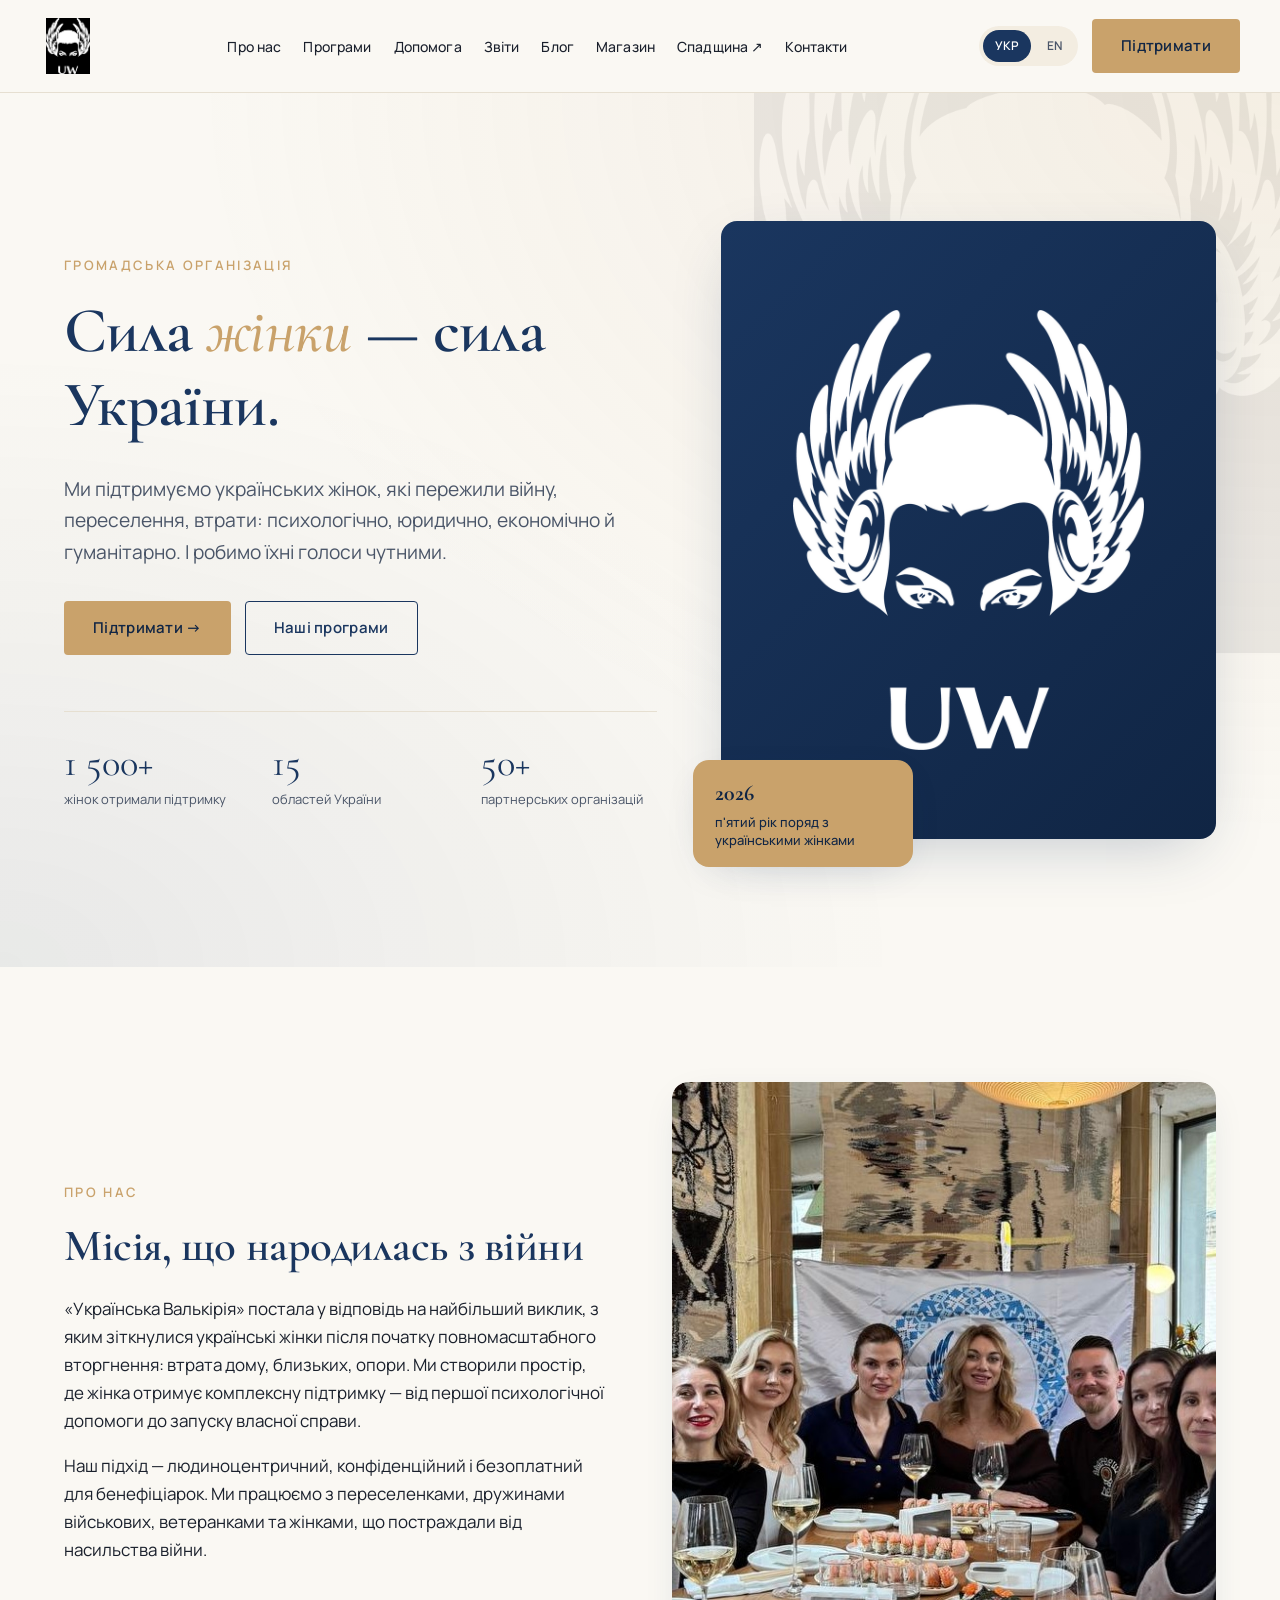
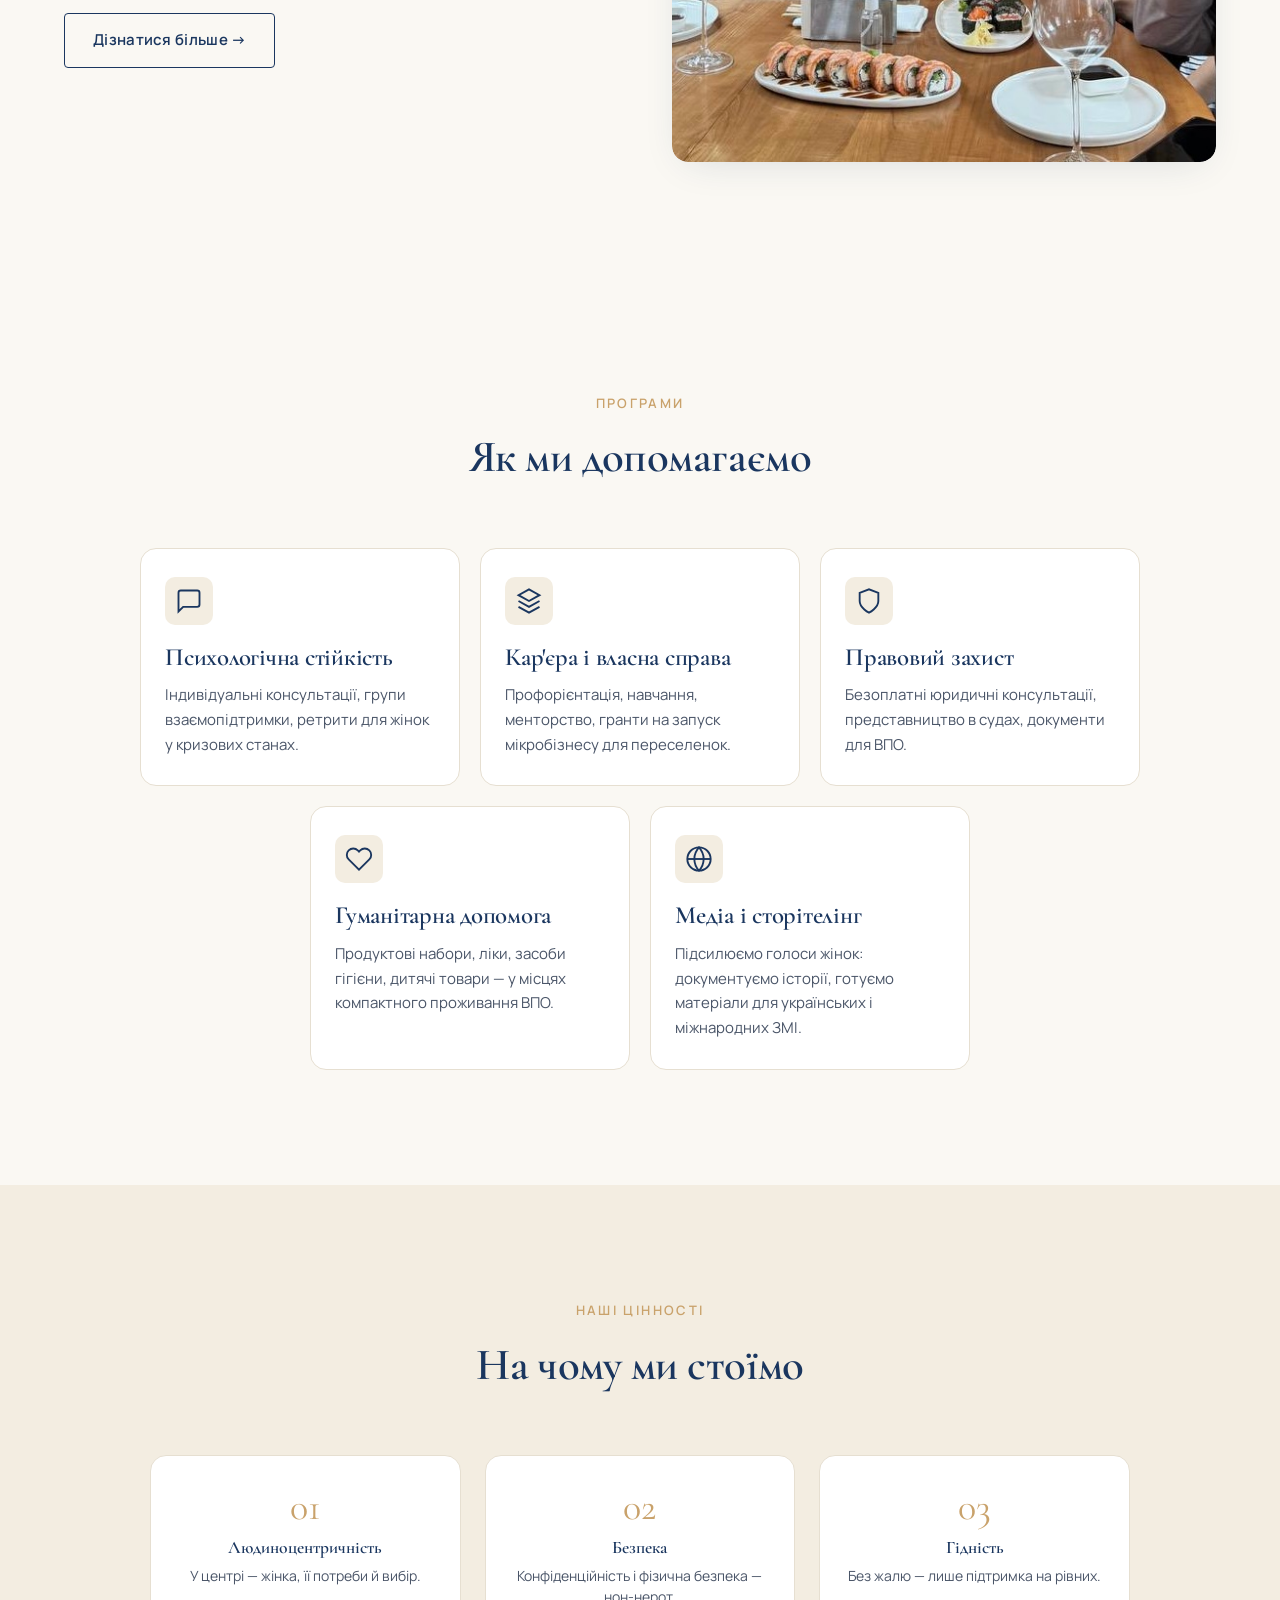
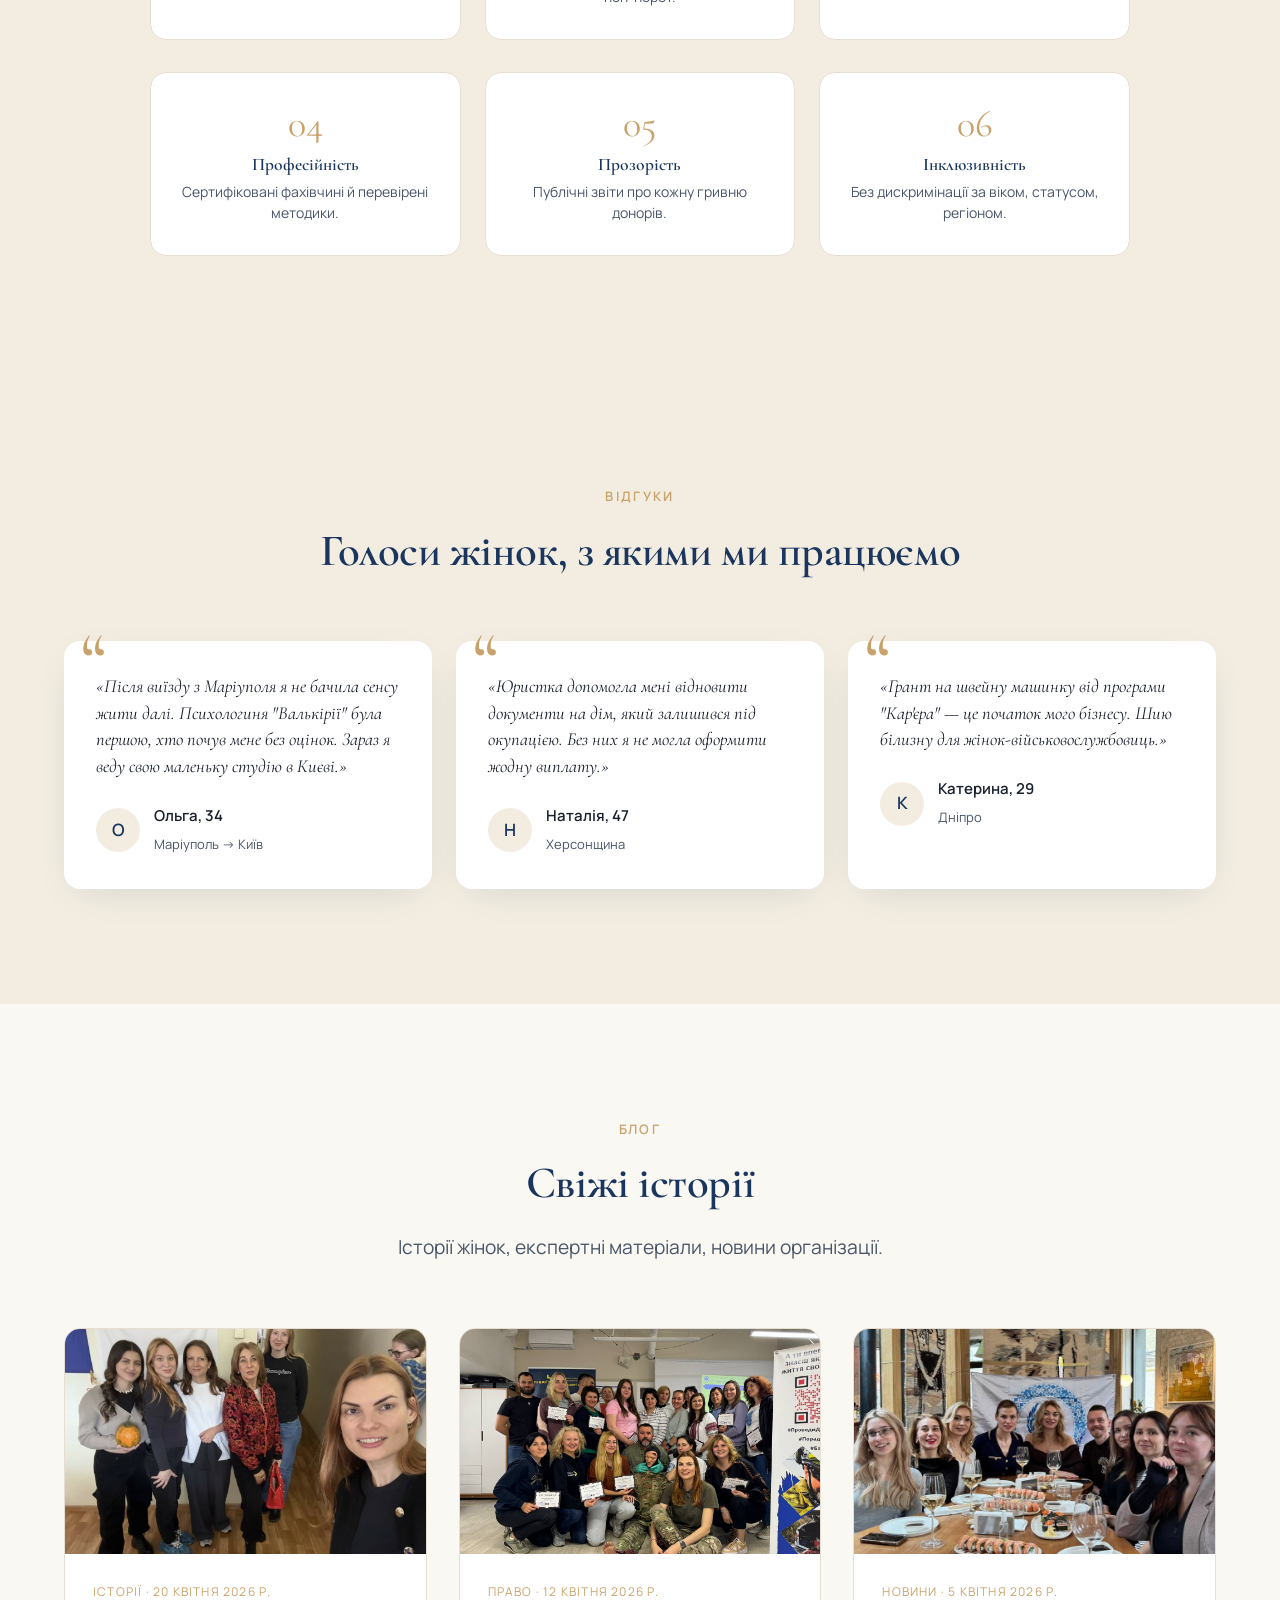
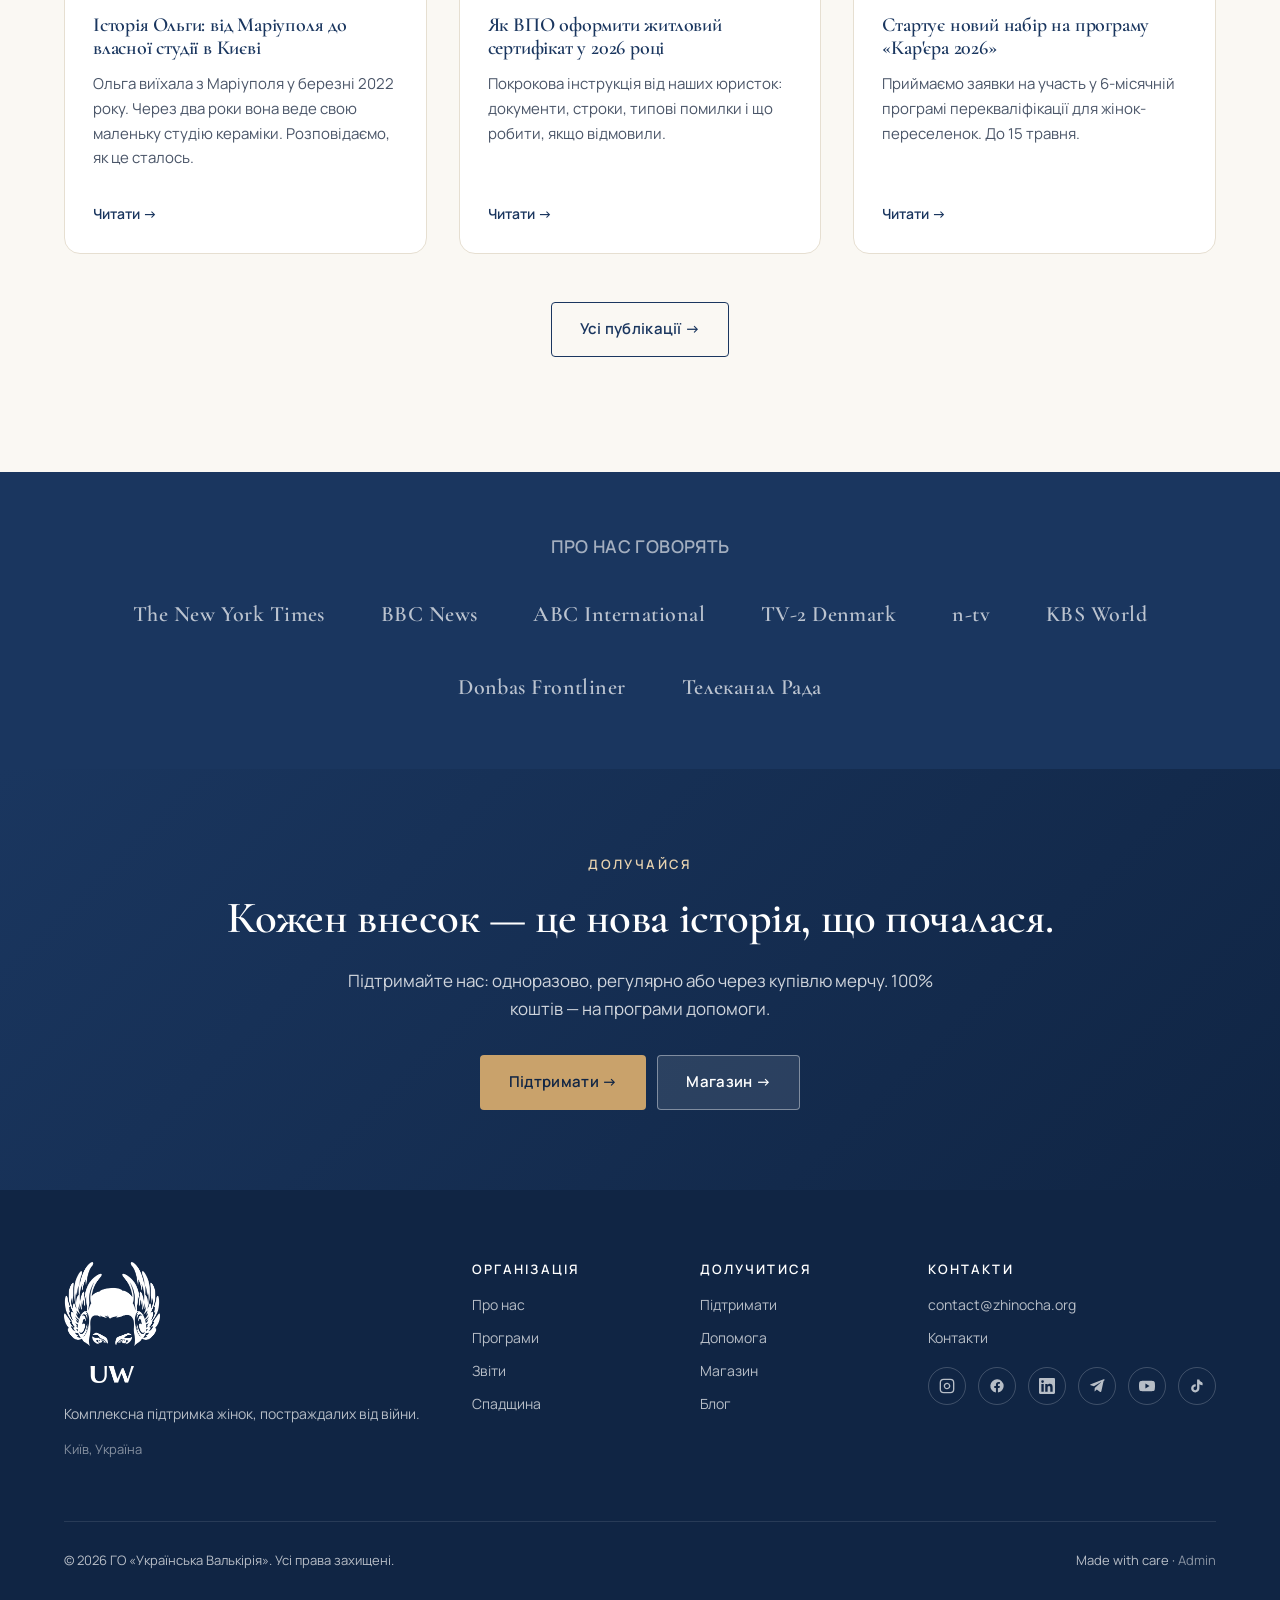
<file: index.html>
<!DOCTYPE html>
<html lang="uk">
<head>
  <meta charset="UTF-8">
  <meta name="viewport" content="width=device-width, initial-scale=1.0">
  <title>Українська Валькірія — підтримка жінок, постраждалих від війни</title>
  <meta name="description" content="ГО «Українська Валькірія» — психологічна, правова, гуманітарна та економічна підтримка українських жінок, постраждалих від війни.">
  <link rel="icon" type="image/png" href="public/images/logo.png">
  <link rel="preconnect" href="https://fonts.googleapis.com">
  <link rel="preconnect" href="https://fonts.gstatic.com" crossorigin>
  <link href="https://fonts.googleapis.com/css2?family=Cormorant+Garamond:ital,wght@0,400;0,500;0,600;0,700;1,500&family=Manrope:wght@400;500;600;700&display=swap" rel="stylesheet">
  <link rel="stylesheet" href="assets/css/styles.css?v=3">
  <style>
    .hero-visual .frame { padding: 48px; }
    .hero-visual .frame img { max-width: 460px; }
  </style>
</head>
<body>
  <div id="site-header"></div>

  <!-- HERO -->
  <section class="hero">
    <div class="container hero-grid">
      <div class="hero-content">
        <span class="eyebrow">Громадська організація</span>
        <h1>Сила <strong>жінки</strong> — сила України.</h1>
        <p class="lead">Ми підтримуємо українських жінок, які пережили війну, переселення, втрати: психологічно, юридично, економічно й гуманітарно. І робимо їхні голоси чутними.</p>
        <div class="hero-actions">
          <a href="donate.html" class="btn btn-gold">Підтримати →</a>
          <a href="programs.html" class="btn btn-outline">Наші програми</a>
        </div>
        <div class="hero-stats">
          <div class="hero-stat"><span class="num">1 500+</span><span class="label">жінок отримали підтримку</span></div>
          <div class="hero-stat"><span class="num">15</span><span class="label">областей України</span></div>
          <div class="hero-stat"><span class="num">50+</span><span class="label">партнерських організацій</span></div>
        </div>
      </div>
      <div class="hero-visual">
        <div class="frame" style="background: linear-gradient(135deg, var(--uv-navy), var(--uv-navy-dark));">
          <img src="public/images/logo-white.png" alt="Українська Валькірія" style="width: 88%; height: auto; position: relative; z-index: 1;">
        </div>
        <div class="badge">
          <strong>2026</strong>
          п'ятий рік поряд з українськими жінками
        </div>
      </div>
    </div>
  </section>

  <!-- ABOUT INTRO -->
  <section class="section">
    <div class="container">
      <div class="two-col">
        <div>
          <span class="eyebrow">Про нас</span>
          <h2>Місія, що народилась з війни</h2>
          <p>«Українська Валькірія» постала у відповідь на найбільший виклик, з яким зіткнулися українські жінки після початку повномасштабного вторгнення: втрата дому, близьких, опори. Ми створили простір, де жінка отримує комплексну підтримку — від першої психологічної допомоги до запуску власної справи.</p>
          <p>Наш підхід — людиноцентричний, конфіденційний і безоплатний для бенефіціарок. Ми працюємо з переселенками, дружинами військових, ветеранками та жінками, що постраждали від насильства війни.</p>
          <a href="about.html" class="btn btn-outline mt-32">Дізнатися більше →</a>
        </div>
        <div style="aspect-ratio: 4/5; border-radius: var(--radius-lg); overflow: hidden; box-shadow: var(--shadow-soft);">
          <img src="public/images/mission-team.jpg" alt="Команда Валькірії" style="width: 100%; height: 100%; object-fit: cover;">
        </div>
      </div>
    </div>
  </section>

  <!-- PROGRAMS -->
  <section class="section">
    <div class="container">
      <div class="sec-head">
        <span class="eyebrow">Програми</span>
        <h2>Як ми допомагаємо</h2>
      </div>
      <div class="cards">
        <div class="card">
          <div class="card-icon">
            <svg width="28" height="28" viewBox="0 0 24 24" fill="none" stroke="currentColor" stroke-width="1.6"><path d="M21 15a2 2 0 0 1-2 2H7l-4 4V5a2 2 0 0 1 2-2h14a2 2 0 0 1 2 2z"/></svg>
          </div>
          <h3>Психологічна стійкість</h3>
          <p>Індивідуальні консультації, групи взаємопідтримки, ретрити для жінок у кризових станах.</p>
        </div>
        <div class="card">
          <div class="card-icon">
            <svg width="28" height="28" viewBox="0 0 24 24" fill="none" stroke="currentColor" stroke-width="1.6"><path d="M12 2L3 7l9 5 9-5-9-5zM3 17l9 5 9-5M3 12l9 5 9-5"/></svg>
          </div>
          <h3>Кар'єра і власна справа</h3>
          <p>Профорієнтація, навчання, менторство, гранти на запуск мікробізнесу для переселенок.</p>
        </div>
        <div class="card">
          <div class="card-icon">
            <svg width="28" height="28" viewBox="0 0 24 24" fill="none" stroke="currentColor" stroke-width="1.6"><path d="M12 22s8-4 8-10V5l-8-3-8 3v7c0 6 8 10 8 10z"/></svg>
          </div>
          <h3>Правовий захист</h3>
          <p>Безоплатні юридичні консультації, представництво в судах, документи для ВПО.</p>
        </div>
        <div class="card">
          <div class="card-icon">
            <svg width="28" height="28" viewBox="0 0 24 24" fill="none" stroke="currentColor" stroke-width="1.6"><path d="M20.84 4.61a5.5 5.5 0 0 0-7.78 0L12 5.67l-1.06-1.06a5.5 5.5 0 0 0-7.78 7.78l1.06 1.06L12 21.23l7.78-7.78 1.06-1.06a5.5 5.5 0 0 0 0-7.78z"/></svg>
          </div>
          <h3>Гуманітарна допомога</h3>
          <p>Продуктові набори, ліки, засоби гігієни, дитячі товари — у місцях компактного проживання ВПО.</p>
        </div>
        <div class="card">
          <div class="card-icon">
            <svg width="28" height="28" viewBox="0 0 24 24" fill="none" stroke="currentColor" stroke-width="1.6"><circle cx="12" cy="12" r="10"/><line x1="2" y1="12" x2="22" y2="12"/><path d="M12 2a15 15 0 0 1 4 10 15 15 0 0 1-4 10 15 15 0 0 1-4-10 15 15 0 0 1 4-10z"/></svg>
          </div>
          <h3>Медіа і сторітелінг</h3>
          <p>Підсилюємо голоси жінок: документуємо історії, готуємо матеріали для українських і міжнародних ЗМІ.</p>
        </div>
      </div>
    </div>
  </section>

  <!-- VALUES -->
  <section class="section bg-cream">
    <div class="container">
      <div class="sec-head">
        <span class="eyebrow">Наші цінності</span>
        <h2>На чому ми стоїмо</h2>
      </div>
      <div class="values-grid">
        <div class="value-item"><span class="value-num">01</span><h4>Людиноцентричність</h4><p>У центрі — жінка, її потреби й вибір.</p></div>
        <div class="value-item"><span class="value-num">02</span><h4>Безпека</h4><p>Конфіденційність і фізична безпека — нон-нерот.</p></div>
        <div class="value-item"><span class="value-num">03</span><h4>Гідність</h4><p>Без жалю — лише підтримка на рівних.</p></div>
        <div class="value-item"><span class="value-num">04</span><h4>Професійність</h4><p>Сертифіковані фахівчині й перевірені методики.</p></div>
        <div class="value-item"><span class="value-num">05</span><h4>Прозорість</h4><p>Публічні звіти про кожну гривню донорів.</p></div>
        <div class="value-item"><span class="value-num">06</span><h4>Інклюзивність</h4><p>Без дискримінації за віком, статусом, регіоном.</p></div>
      </div>
    </div>
  </section>

  <!-- TESTIMONIALS -->
  <section class="section testimonials">
    <div class="container">
      <div class="sec-head">
        <span class="eyebrow">Відгуки</span>
        <h2>Голоси жінок, з якими ми працюємо</h2>
      </div>
      <div class="t-grid">
        <div class="t-card">
          <p class="t-quote">«Після виїзду з Маріуполя я не бачила сенсу жити далі. Психологиня "Валькірії" була першою, хто почув мене без оцінок. Зараз я веду свою маленьку студію в Києві.»</p>
          <div class="t-author">
            <div class="t-avatar">О</div>
            <div class="t-author-meta"><strong>Ольга, 34</strong><span>Маріуполь → Київ</span></div>
          </div>
        </div>
        <div class="t-card">
          <p class="t-quote">«Юристка допомогла мені відновити документи на дім, який залишився під окупацією. Без них я не могла оформити жодну виплату.»</p>
          <div class="t-author">
            <div class="t-avatar">Н</div>
            <div class="t-author-meta"><strong>Наталія, 47</strong><span>Херсонщина</span></div>
          </div>
        </div>
        <div class="t-card">
          <p class="t-quote">«Грант на швейну машинку від програми "Кар'єра" — це початок мого бізнесу. Шию білизну для жінок-військовослужбовиць.»</p>
          <div class="t-author">
            <div class="t-avatar">К</div>
            <div class="t-author-meta"><strong>Катерина, 29</strong><span>Дніпро</span></div>
          </div>
        </div>
      </div>
    </div>
  </section>

  <!-- LATEST BLOG -->
  <section class="section">
    <div class="container">
      <div class="sec-head">
        <span class="eyebrow">Блог</span>
        <h2>Свіжі історії</h2>
        <p class="lead" style="margin: 0 auto;">Історії жінок, експертні матеріали, новини організації.</p>
      </div>
      <div class="blog-grid" id="homeBlogGrid"></div>
      <div class="text-center mt-48">
        <a href="blog.html" class="btn btn-outline">Усі публікації →</a>
      </div>
    </div>
  </section>

  <!-- PRESS -->
  <section class="press-band">
    <div class="container">
      <h4>Про нас говорять</h4>
      <div class="press-logos">
        <a href="https://www.nytimes.com/2023/11/08/world/europe/ukraine-war-army-women.html" target="_blank" rel="noopener">The New York Times</a>
        <a href="https://www.bbc.com/ukrainian" target="_blank" rel="noopener">BBC News</a>
        <a href="https://www.abc.es/internacional/valquirias-ucranianas-armadas-peligrosas-repetira-bucha-20231203185613-nt.html" target="_blank" rel="noopener">ABC International</a>
        <a href="https://nyheder.tv2.dk/udland/2023-11-20-neglelak-og-kalasjnikov-ukraine-mangler-soldater-men-nu-griber-valkyrierne-til-vaaben" target="_blank" rel="noopener">TV-2 Denmark</a>
        <a href="https://www.n-tv.de/" target="_blank" rel="noopener">n-tv</a>
        <a href="https://www.youtube.com/watch?v=eXFv_lLJ2F8" target="_blank" rel="noopener">KBS World</a>
        <a href="https://www.frontliner.com.ua/ukrainian-woman-military-training-kyiv/" target="_blank" rel="noopener">Donbas Frontliner</a>
        <a href="#" target="_blank" rel="noopener">Телеканал Рада</a>
      </div>
    </div>
  </section>

  <!-- CTA -->
  <section class="cta-band">
    <div class="container">
      <span class="eyebrow" style="color: var(--uv-gold-soft);">Долучайся</span>
      <h2>Кожен внесок — це нова історія, що почалася.</h2>
      <p>Підтримайте нас: одноразово, регулярно або через купівлю мерчу. 100% коштів — на програми допомоги.</p>
      <a href="donate.html" class="btn btn-gold">Підтримати →</a>
      <a href="shop.html" class="btn btn-ghost" style="margin-left:8px;">Магазин →</a>
    </div>
  </section>

  <div id="site-footer"></div>

  <script src="assets/js/main.js"></script>
  <script>
    // Latest 3 blog posts on homepage
    const homeFallback = [
      { slug: 'istoriya-olhy', title: 'Історія Ольги: від Маріуполя до власної студії в Києві', excerpt: 'Ольга виїхала з Маріуполя у березні 2022 року. Через два роки вона веде свою студію кераміки.', date: '2026-04-20', category: 'Історії', cover: 'public/images/impact-community.jpg' },
      { slug: 'pravo-na-vyplaty', title: 'Як ВПО оформити житловий сертифікат у 2026 році', excerpt: 'Покрокова інструкція від наших юристок: документи, строки, типові помилки.', date: '2026-04-12', category: 'Право', cover: 'public/images/programs-training.jpg' },
      { slug: 'startuye-novyy-nabir', title: 'Стартує новий набір на програму «Кар\'єра 2026»', excerpt: 'Приймаємо заявки на участь у 6-місячній програмі перекваліфікації для жінок-переселенок.', date: '2026-04-05', category: 'Новини', cover: 'public/images/mission-team.jpg' }
    ];
    fetch('content/blog/index.json')
      .then(r => r.ok ? r.json() : homeFallback)
      .catch(() => homeFallback)
      .then(posts => {
        const recent = posts.slice(0, 3);
        document.getElementById('homeBlogGrid').innerHTML = recent.map(p => `
          <a href="blog-post.html?slug=${p.slug}" class="post-card">
            <div class="post-cover"><img src="${p.cover}" alt=""></div>
            <div class="post-body">
              <div class="post-meta">${p.category} · ${new Date(p.date).toLocaleDateString('uk-UA', {day: 'numeric', month: 'long', year: 'numeric'})}</div>
              <h3>${p.title}</h3>
              <p>${p.excerpt}</p>
              <span class="read-more">Читати →</span>
            </div>
          </a>
        `).join('');
      });
  </script>
</body>
</html>
</file>
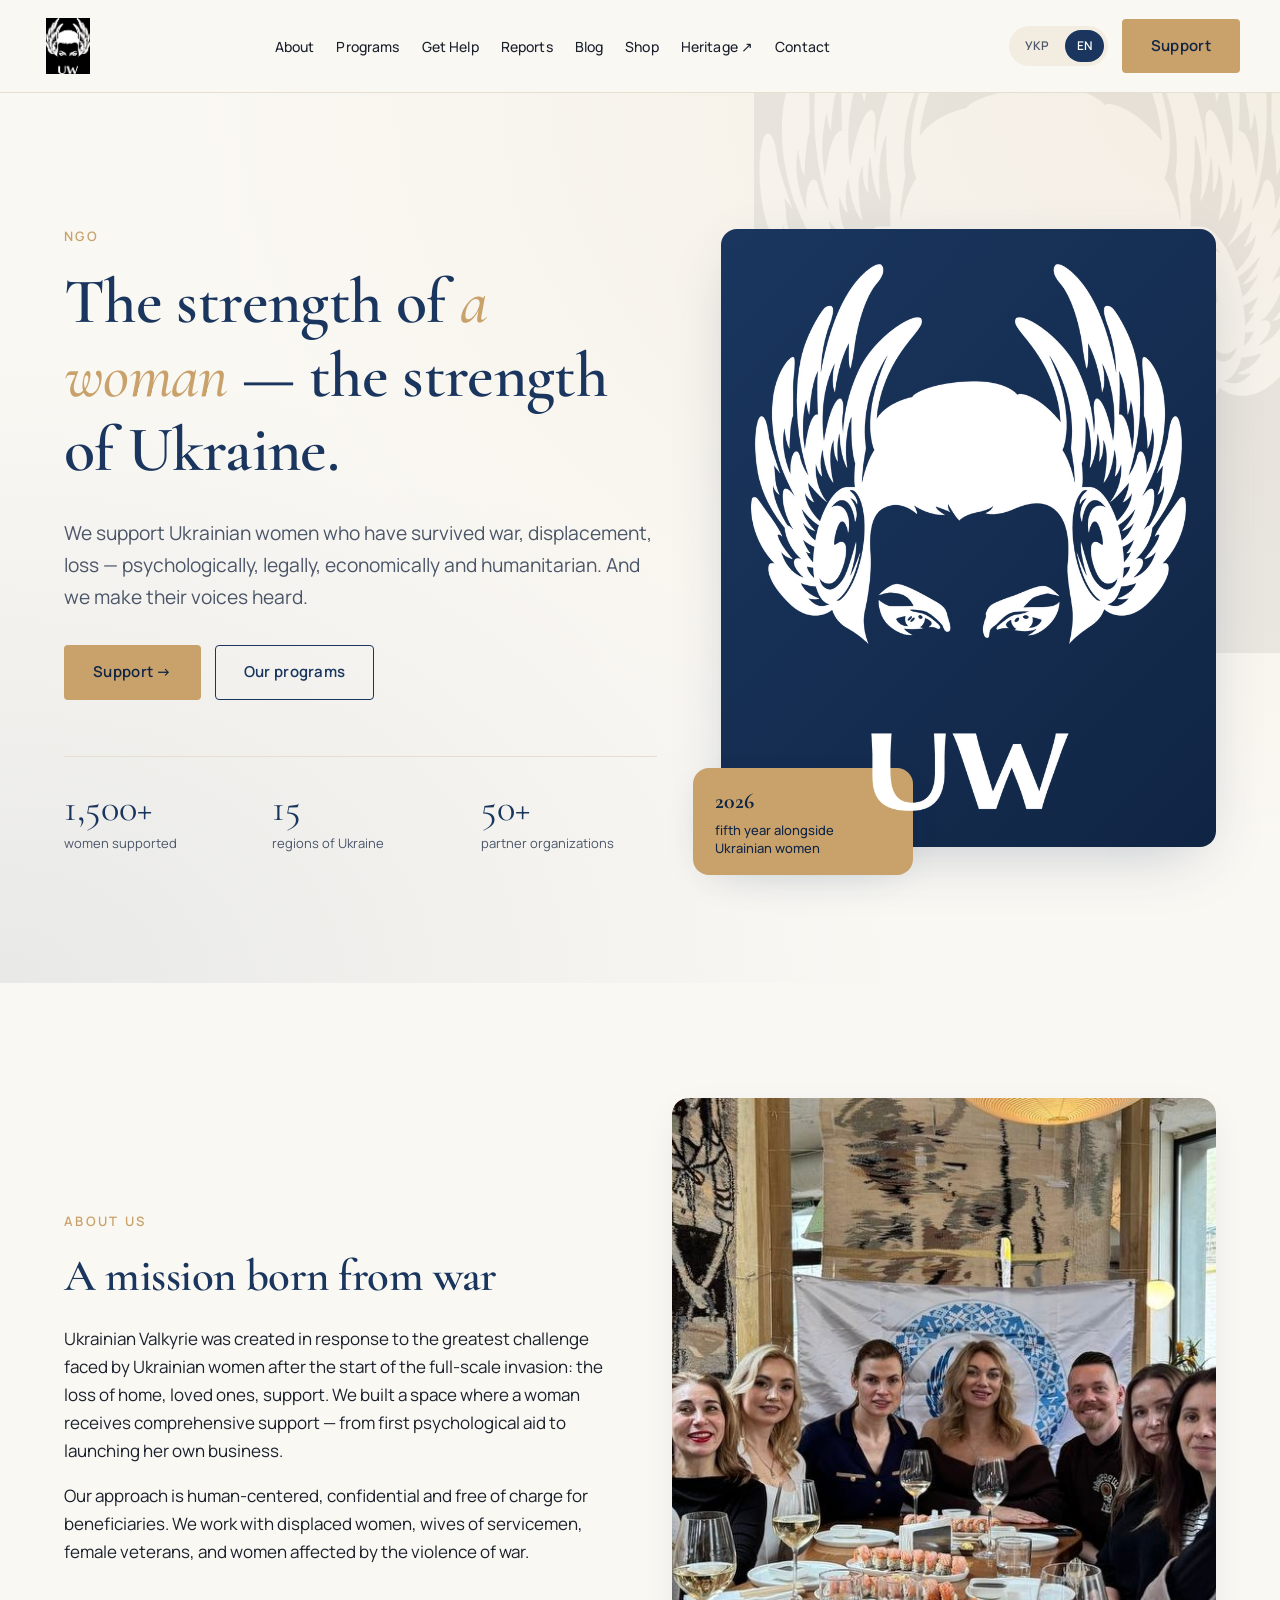
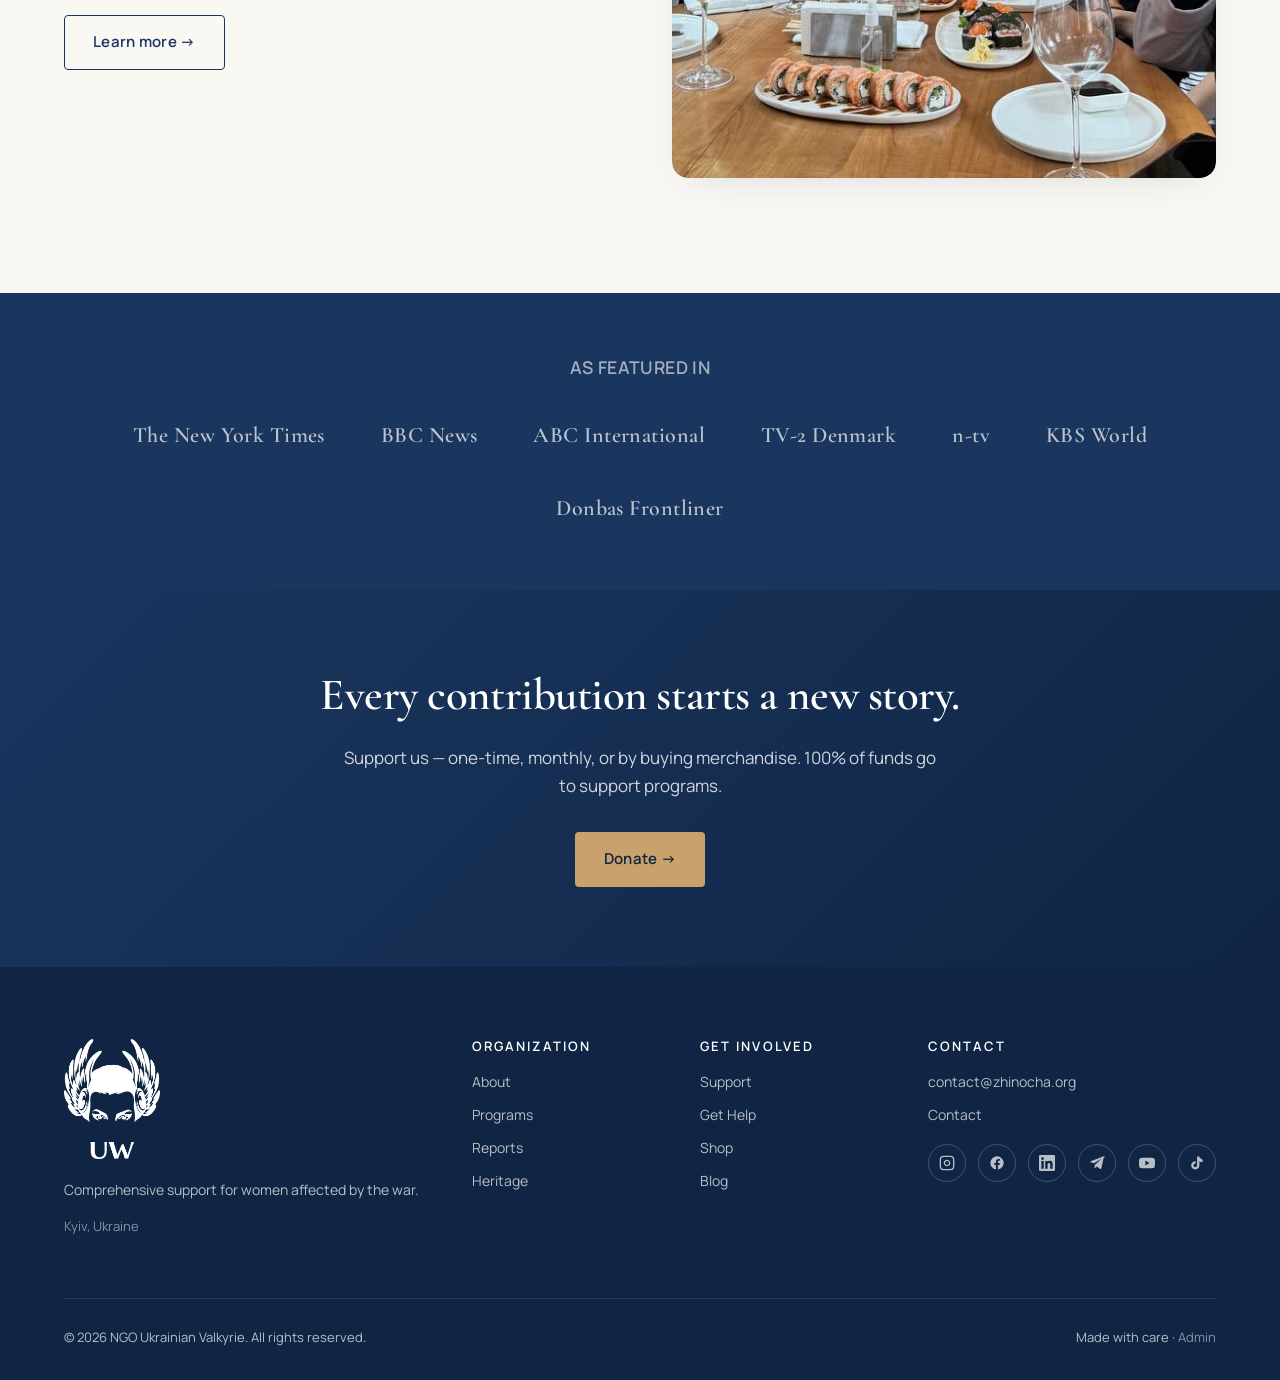
<file: en/index.html>
<!DOCTYPE html>
<html lang="en">
<head>
  <meta charset="UTF-8">
  <meta name="viewport" content="width=device-width, initial-scale=1.0">
  <title>Ukrainian Valkyrie — supporting women affected by war</title>
  <meta name="description" content="Ukrainian Valkyrie NGO — psychological, legal, humanitarian and economic support for Ukrainian women affected by the war.">
  <link rel="icon" type="image/png" href="../public/images/logo.png">
  <link href="https://fonts.googleapis.com/css2?family=Cormorant+Garamond:ital,wght@0,400;0,500;0,600;0,700;1,500&family=Manrope:wght@400;500;600;700&display=swap" rel="stylesheet">
  <link rel="stylesheet" href="../assets/css/styles.css?v=3">
</head>
<body>
  <div id="site-header"></div>

  <section class="hero">
    <div class="container hero-grid">
      <div class="hero-content">
        <span class="eyebrow">NGO</span>
        <h1>The strength of <strong>a woman</strong> — the strength of Ukraine.</h1>
        <p class="lead">We support Ukrainian women who have survived war, displacement, loss — psychologically, legally, economically and humanitarian. And we make their voices heard.</p>
        <div class="hero-actions">
          <a href="donate.html" class="btn btn-gold">Support →</a>
          <a href="programs.html" class="btn btn-outline">Our programs</a>
        </div>
        <div class="hero-stats">
          <div class="hero-stat"><span class="num">1,500+</span><span class="label">women supported</span></div>
          <div class="hero-stat"><span class="num">15</span><span class="label">regions of Ukraine</span></div>
          <div class="hero-stat"><span class="num">50+</span><span class="label">partner organizations</span></div>
        </div>
      </div>
      <div class="hero-visual">
        <div class="frame" style="background: linear-gradient(135deg, var(--uv-navy), var(--uv-navy-dark));">
          <img src="../public/images/logo-white.png" alt="Ukrainian Valkyrie" style="width: 88%; height: auto; position: relative; z-index: 1;">
        </div>
        <div class="badge">
          <strong>2026</strong>
          fifth year alongside Ukrainian women
        </div>
      </div>
    </div>
  </section>

  <section class="section">
    <div class="container">
      <div class="two-col">
        <div>
          <span class="eyebrow">About us</span>
          <h2>A mission born from war</h2>
          <p>Ukrainian Valkyrie was created in response to the greatest challenge faced by Ukrainian women after the start of the full-scale invasion: the loss of home, loved ones, support. We built a space where a woman receives comprehensive support — from first psychological aid to launching her own business.</p>
          <p>Our approach is human-centered, confidential and free of charge for beneficiaries. We work with displaced women, wives of servicemen, female veterans, and women affected by the violence of war.</p>
          <a href="../en/index.html" class="btn btn-outline mt-32">Learn more →</a>
        </div>
        <div style="aspect-ratio: 4/5; border-radius: var(--radius-lg); overflow: hidden; box-shadow: var(--shadow-soft);">
          <img src="../public/images/mission-team.jpg" alt="" style="width: 100%; height: 100%; object-fit: cover;">
        </div>
      </div>
    </div>
  </section>

  <section class="press-band">
    <div class="container">
      <h4>As featured in</h4>
      <div class="press-logos">
        <a href="https://www.nytimes.com/" target="_blank">The New York Times</a>
        <a href="https://www.bbc.com/" target="_blank">BBC News</a>
        <a href="https://www.abc.es/" target="_blank">ABC International</a>
        <a href="https://nyheder.tv2.dk/" target="_blank">TV-2 Denmark</a>
        <a href="https://www.n-tv.de/" target="_blank">n-tv</a>
        <a href="https://www.youtube.com/" target="_blank">KBS World</a>
        <a href="https://www.frontliner.com.ua/" target="_blank">Donbas Frontliner</a>
      </div>
    </div>
  </section>

  <section class="cta-band">
    <div class="container">
      <h2>Every contribution starts a new story.</h2>
      <p>Support us — one-time, monthly, or by buying merchandise. 100% of funds go to support programs.</p>
      <a href="donate.html" class="btn btn-gold">Donate →</a>
    </div>
  </section>

  <div id="site-footer"></div>
  <script src="../assets/js/main.js"></script>
</body>
</html>
</file>
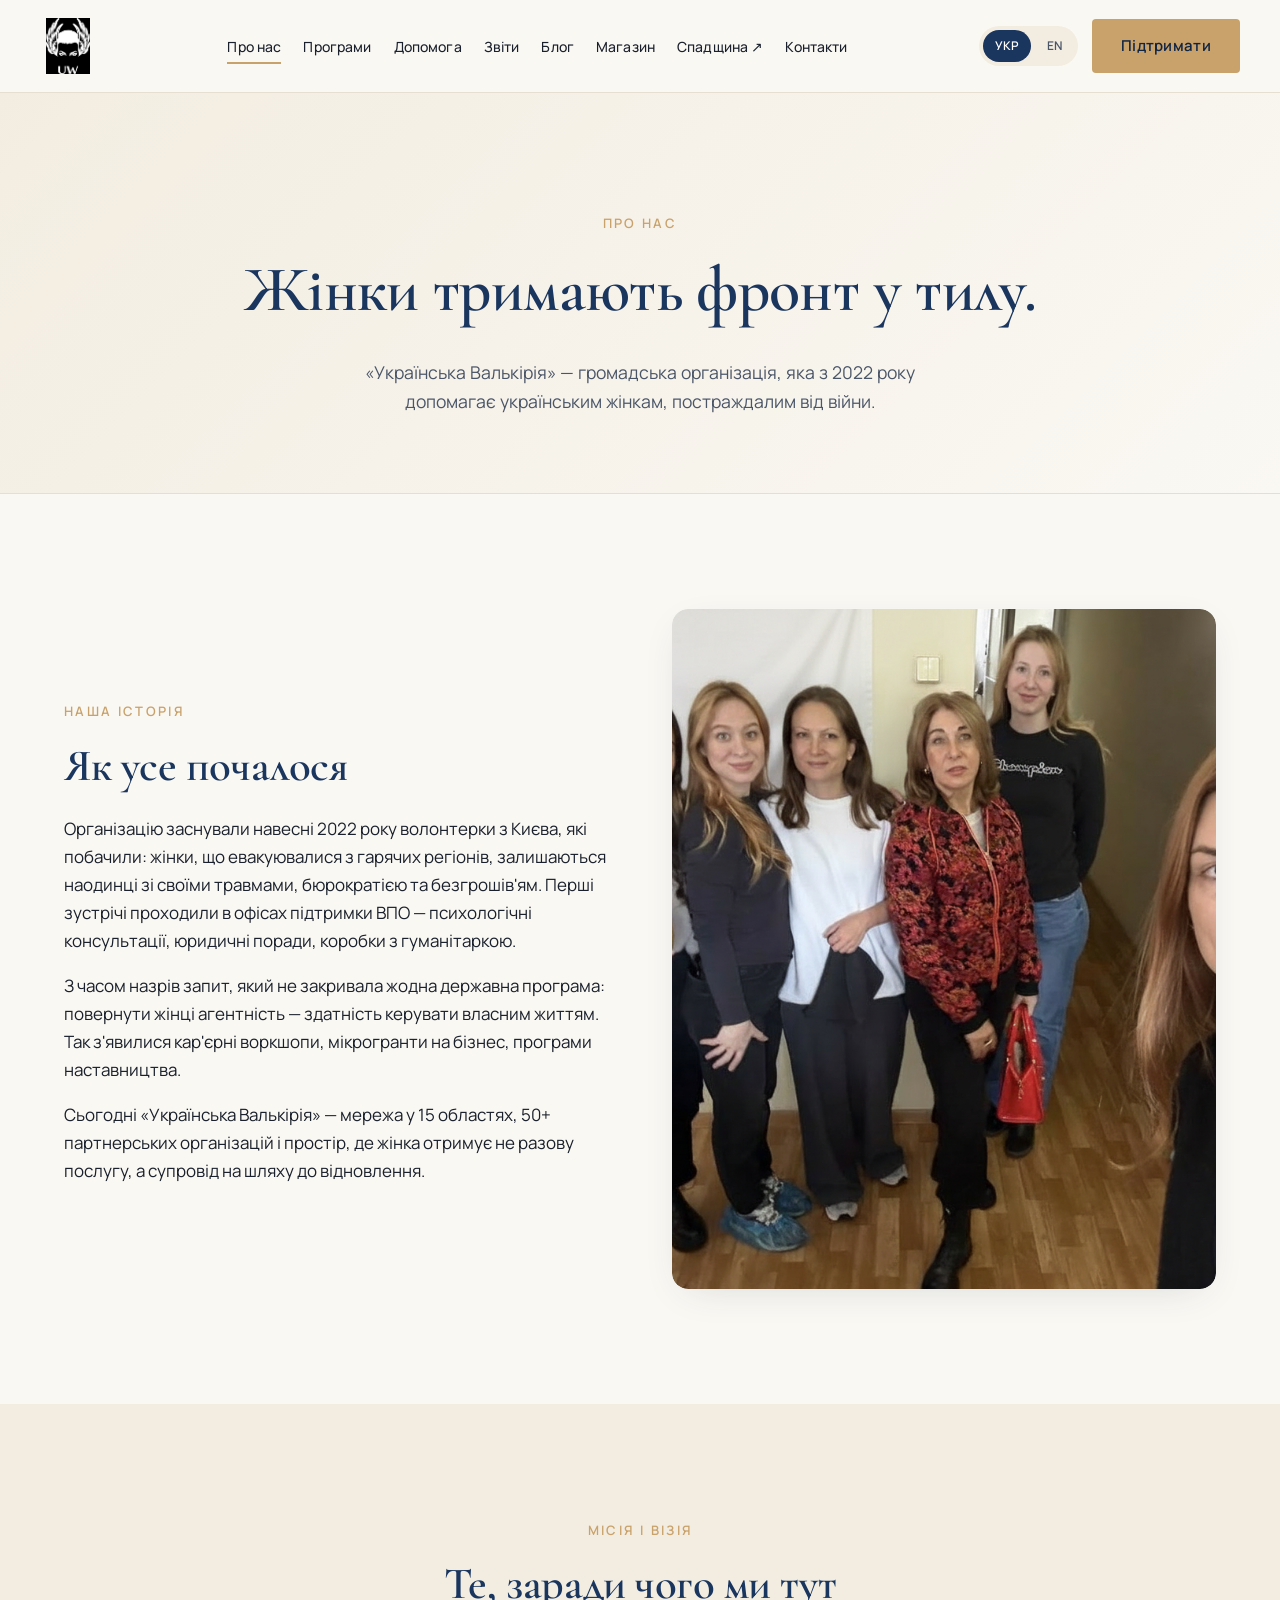
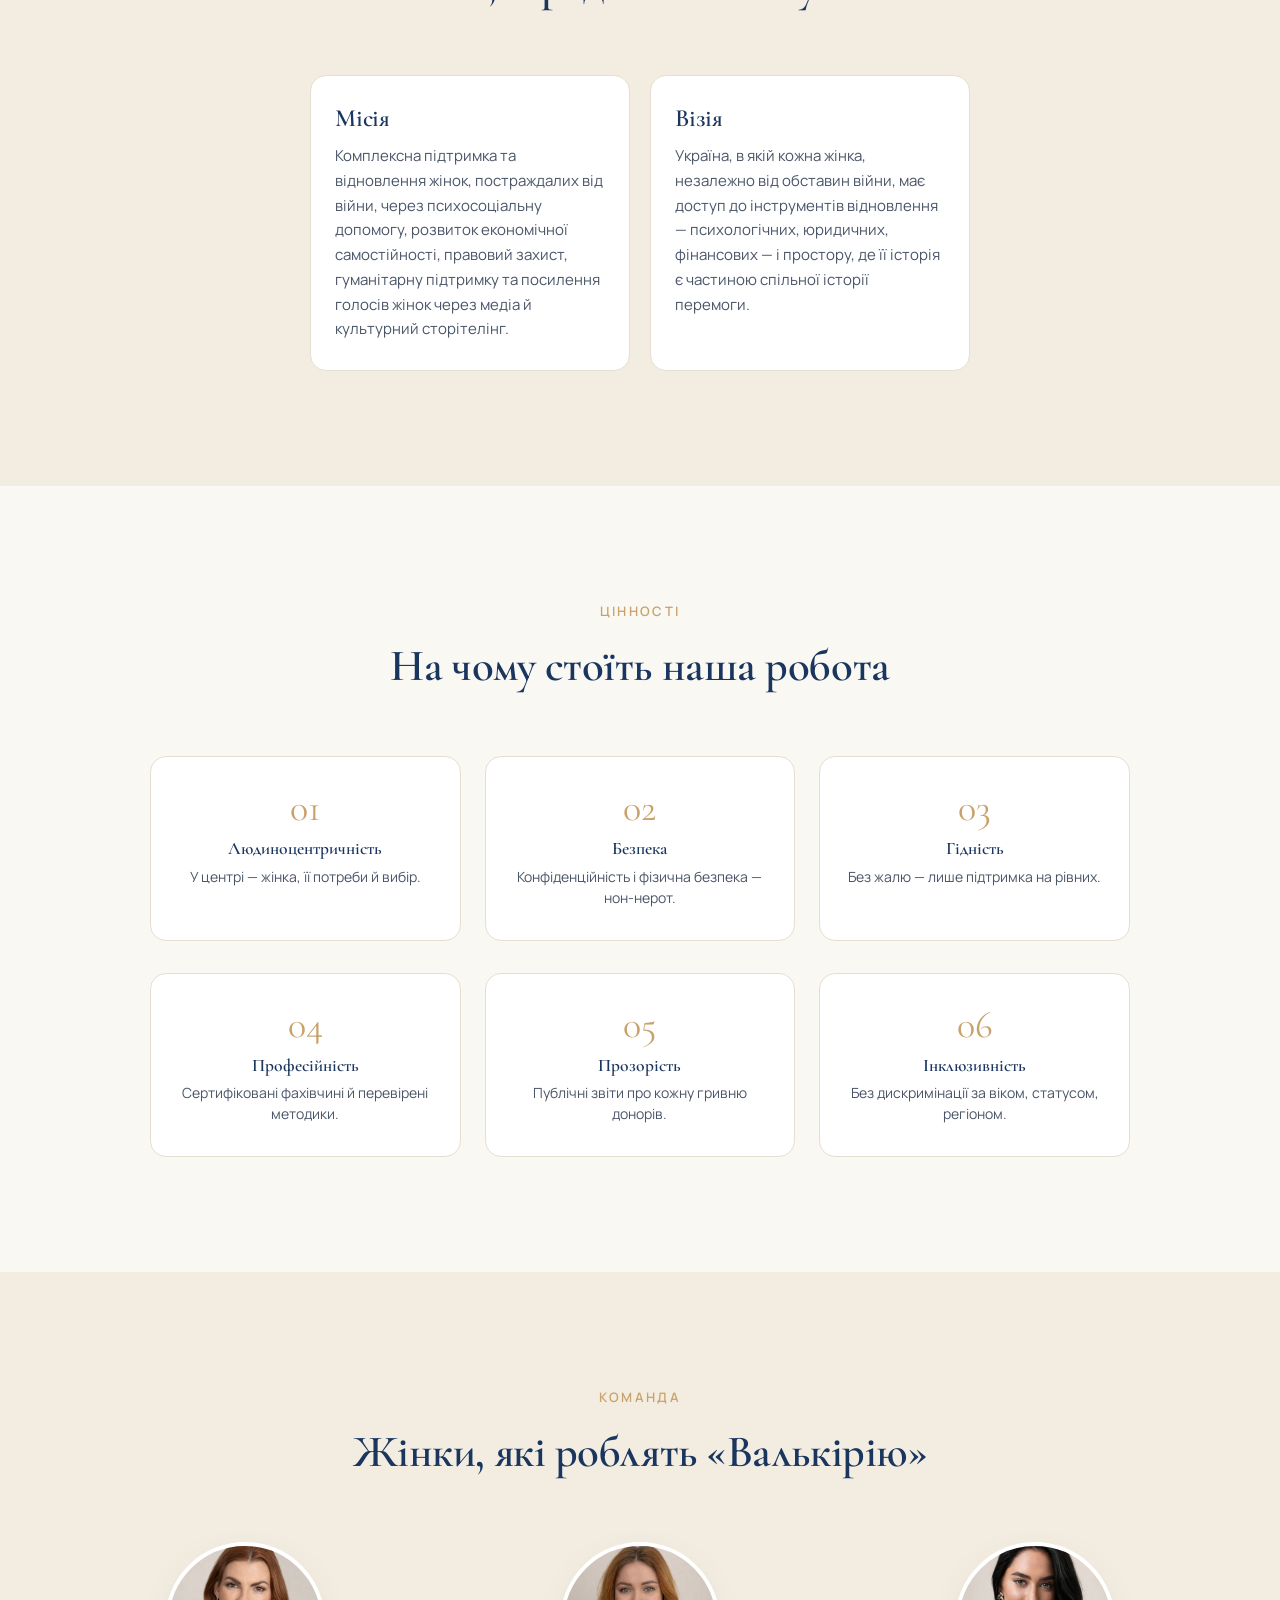
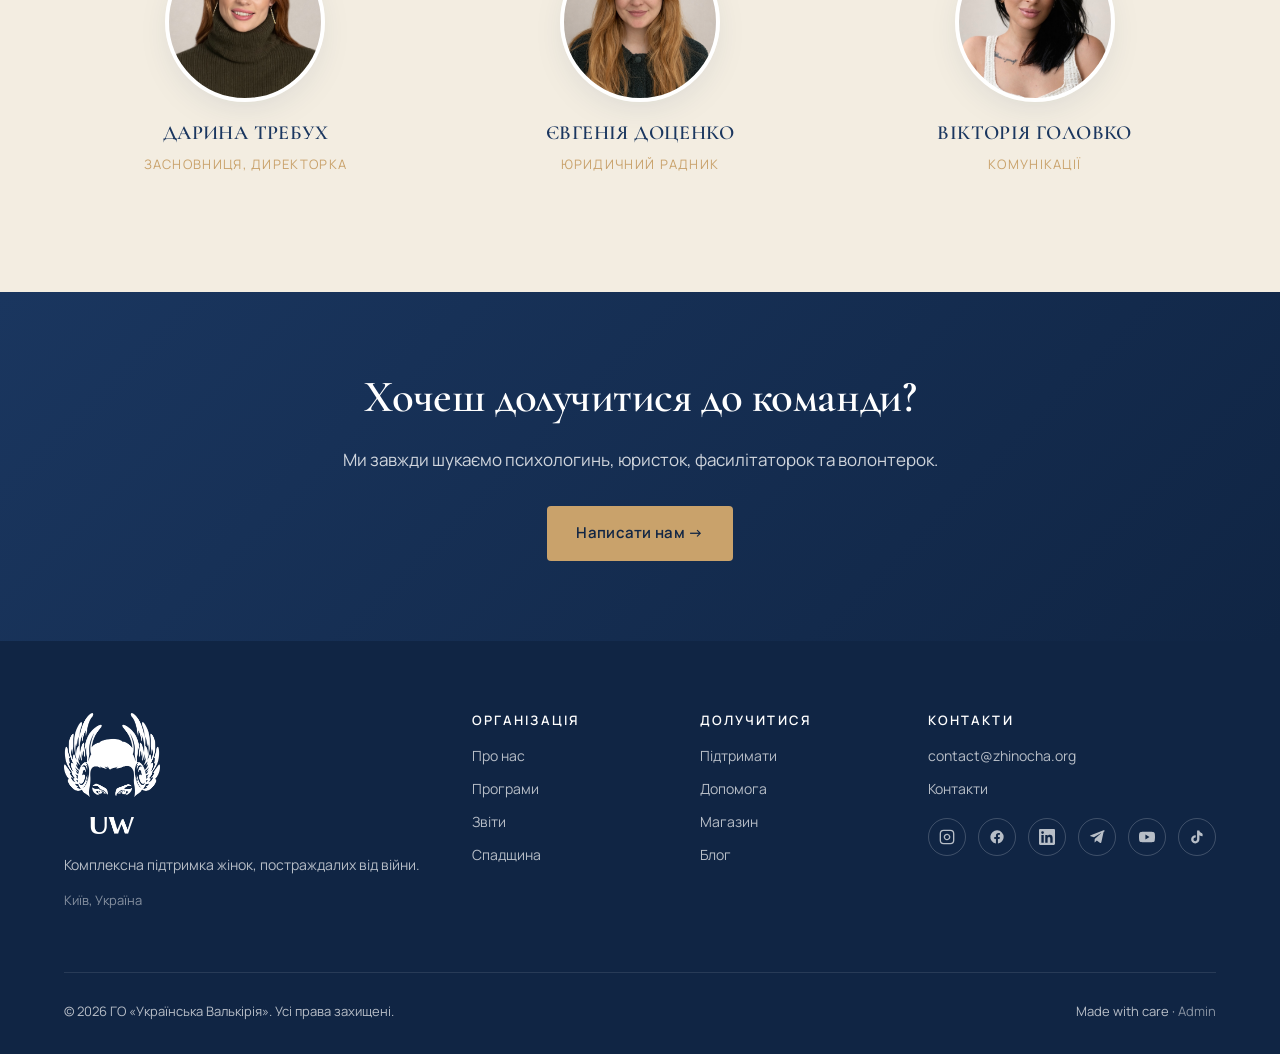
<file: about.html>
<!DOCTYPE html>
<html lang="uk">
<head>
  <meta charset="UTF-8">
  <meta name="viewport" content="width=device-width, initial-scale=1.0">
  <title>Про нас — Українська Валькірія</title>
  <meta name="description" content="Місія, цінності, історія та команда ГО «Українська Валькірія».">
  <link rel="icon" type="image/png" href="public/images/logo.png">
  <link href="https://fonts.googleapis.com/css2?family=Cormorant+Garamond:ital,wght@0,400;0,500;0,600;0,700;1,500&family=Manrope:wght@400;500;600;700&display=swap" rel="stylesheet">
  <link rel="stylesheet" href="assets/css/styles.css?v=3">
</head>
<body>
  <div id="site-header"></div>

  <section class="page-hero">
    <div class="container">
      <span class="eyebrow">Про нас</span>
      <h1>Жінки тримають фронт у тилу.</h1>
      <p>«Українська Валькірія» — громадська організація, яка з 2022 року допомагає українським жінкам, постраждалим від війни.</p>
    </div>
  </section>

  <section class="section">
    <div class="container">
      <div class="two-col">
        <div>
          <span class="eyebrow">Наша історія</span>
          <h2>Як усе почалося</h2>
          <p>Організацію заснували навесні 2022 року волонтерки з Києва, які побачили: жінки, що евакуювалися з гарячих регіонів, залишаються наодинці зі своїми травмами, бюрократією та безгрошів'ям. Перші зустрічі проходили в офісах підтримки ВПО — психологічні консультації, юридичні поради, коробки з гуманітаркою.</p>
          <p>З часом назрів запит, який не закривала жодна державна програма: повернути жінці агентність — здатність керувати власним життям. Так з'явилися кар'єрні воркшопи, мікрогранти на бізнес, програми наставництва.</p>
          <p>Сьогодні «Українська Валькірія» — мережа у 15 областях, 50+ партнерських організацій і простір, де жінка отримує не разову послугу, а супровід на шляху до відновлення.</p>
        </div>
        <div style="aspect-ratio: 4/5; border-radius: var(--radius-lg); overflow: hidden; box-shadow: var(--shadow-soft);">
          <img src="public/images/impact-community.jpg" alt="Спільнота Валькірії" style="width: 100%; height: 100%; object-fit: cover;">
        </div>
      </div>
    </div>
  </section>

  <section class="section bg-cream">
    <div class="container">
      <div class="sec-head">
        <span class="eyebrow">Місія і візія</span>
        <h2>Те, заради чого ми тут</h2>
      </div>
      <div class="cards" style="grid-template-columns: repeat(auto-fit, minmax(360px, 1fr));">
        <div class="card">
          <h3>Місія</h3>
          <p>Комплексна підтримка та відновлення жінок, постраждалих від війни, через психосоціальну допомогу, розвиток економічної самостійності, правовий захист, гуманітарну підтримку та посилення голосів жінок через медіа й культурний сторітелінг.</p>
        </div>
        <div class="card">
          <h3>Візія</h3>
          <p>Україна, в якій кожна жінка, незалежно від обставин війни, має доступ до інструментів відновлення — психологічних, юридичних, фінансових — і простору, де її історія є частиною спільної історії перемоги.</p>
        </div>
      </div>
    </div>
  </section>

  <section class="section">
    <div class="container">
      <div class="sec-head">
        <span class="eyebrow">Цінності</span>
        <h2>На чому стоїть наша робота</h2>
      </div>
      <div class="values-grid">
        <div class="value-item"><span class="value-num">01</span><h4>Людиноцентричність</h4><p>У центрі — жінка, її потреби й вибір.</p></div>
        <div class="value-item"><span class="value-num">02</span><h4>Безпека</h4><p>Конфіденційність і фізична безпека — нон-нерот.</p></div>
        <div class="value-item"><span class="value-num">03</span><h4>Гідність</h4><p>Без жалю — лише підтримка на рівних.</p></div>
        <div class="value-item"><span class="value-num">04</span><h4>Професійність</h4><p>Сертифіковані фахівчині й перевірені методики.</p></div>
        <div class="value-item"><span class="value-num">05</span><h4>Прозорість</h4><p>Публічні звіти про кожну гривню донорів.</p></div>
        <div class="value-item"><span class="value-num">06</span><h4>Інклюзивність</h4><p>Без дискримінації за віком, статусом, регіоном.</p></div>
      </div>
    </div>
  </section>

  <section class="section bg-cream">
    <div class="container">
      <div class="sec-head">
        <span class="eyebrow">Команда</span>
        <h2>Жінки, які роблять «Валькірію»</h2>
      </div>
      <div class="team-grid">
        <div class="team-member">
          <div class="team-photo" style="background-image: url('public/images/team-trebukh.jpg'); background-size: cover; background-position: center;"></div>
          <h4 class="team-name">Дарина Требух</h4>
          <span class="team-role">Засновниця, директорка</span>
        </div>
        <div class="team-member">
          <div class="team-photo" style="background-image: url('public/images/team-dotsenko.png'); background-size: cover; background-position: center;"></div>
          <h4 class="team-name">Євгенія Доценко</h4>
          <span class="team-role">Юридичний радник</span>
        </div>
        <div class="team-member">
          <div class="team-photo" style="background-image: url('public/images/team-holovko.jpg'); background-size: cover; background-position: center;"></div>
          <h4 class="team-name">Вікторія Головко</h4>
          <span class="team-role">Комунікації</span>
        </div>
      </div>
    </div>
  </section>

  <section class="cta-band">
    <div class="container">
      <h2>Хочеш долучитися до команди?</h2>
      <p>Ми завжди шукаємо психологинь, юристок, фасилітаторок та волонтерок.</p>
      <a href="contact.html" class="btn btn-gold">Написати нам →</a>
    </div>
  </section>

  <div id="site-footer"></div>
  <script src="assets/js/main.js"></script>
</body>
</html>
</file>
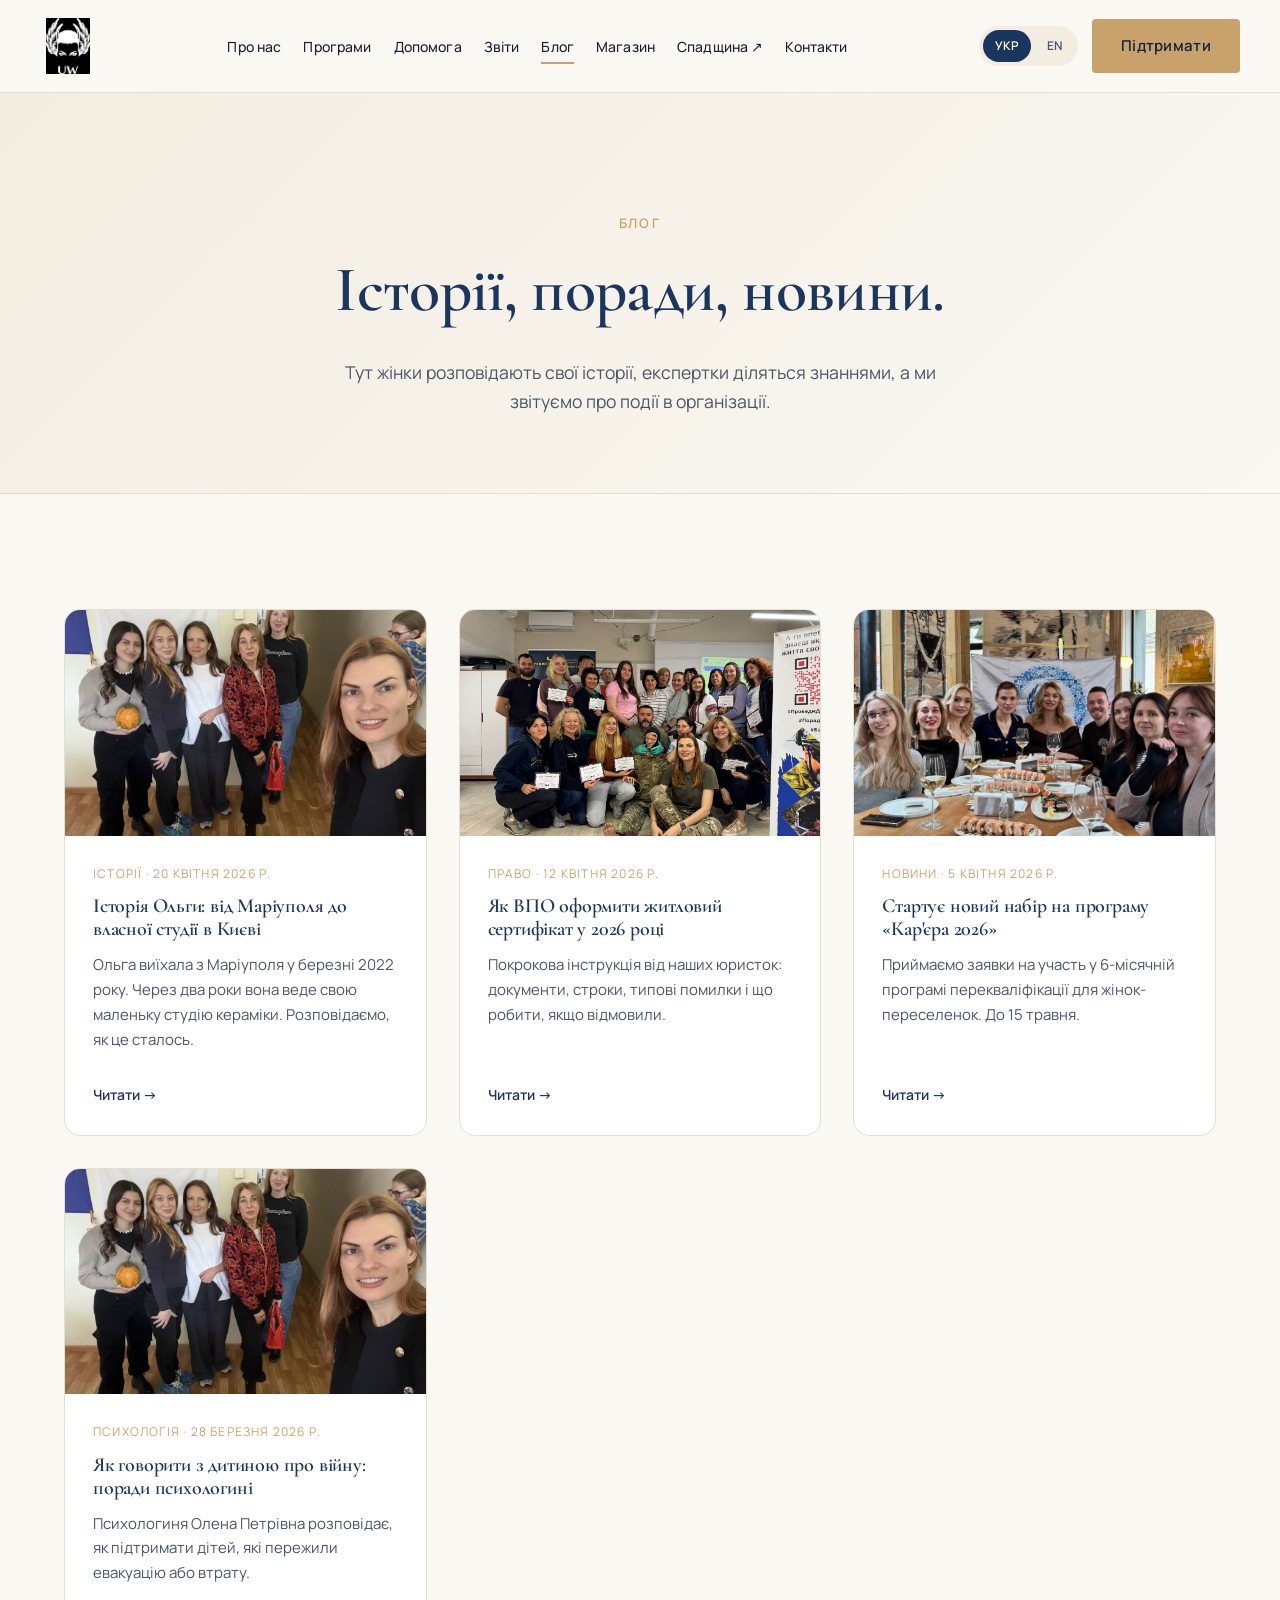
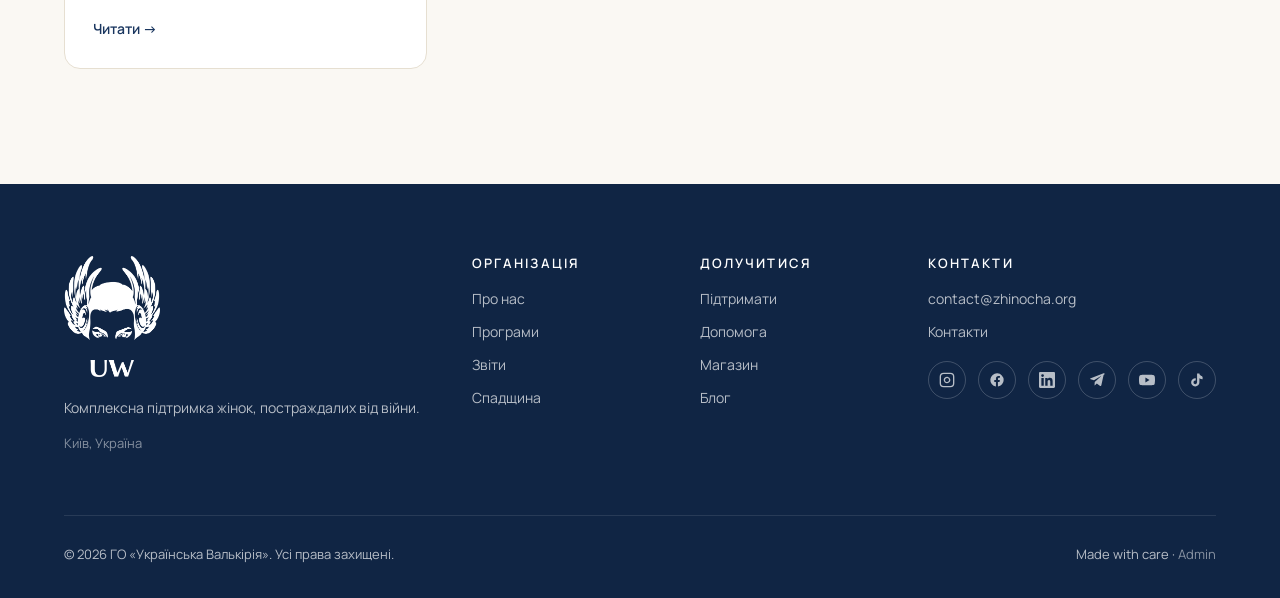
<file: blog.html>
<!DOCTYPE html>
<html lang="uk">
<head>
  <meta charset="UTF-8">
  <meta name="viewport" content="width=device-width, initial-scale=1.0">
  <title>Блог — Українська Валькірія</title>
  <meta name="description" content="Історії жінок, експертні матеріали, новини організації.">
  <link rel="icon" type="image/png" href="public/images/logo.png">
  <link href="https://fonts.googleapis.com/css2?family=Cormorant+Garamond:ital,wght@0,400;0,500;0,600;0,700;1,500&family=Manrope:wght@400;500;600;700&display=swap" rel="stylesheet">
  <link rel="stylesheet" href="assets/css/styles.css?v=3">
</head>
<body>
  <div id="site-header"></div>

  <section class="page-hero">
    <div class="container">
      <span class="eyebrow">Блог</span>
      <h1>Історії, поради, новини.</h1>
      <p>Тут жінки розповідають свої історії, експертки діляться знаннями, а ми звітуємо про події в організації.</p>
    </div>
  </section>

  <section class="section">
    <div class="container">
      <div class="blog-grid" id="blogGrid">
        <!-- Posts injected by JS from /content/blog/index.json -->
      </div>
    </div>
  </section>

  <div id="site-footer"></div>
  <script src="assets/js/main.js"></script>
  <script>
    // Load posts list from content/blog/index.json (managed by Decap CMS)
    const postsFallback = [
      {
        slug: 'istoriya-olhy',
        title: 'Історія Ольги: від Маріуполя до власної студії в Києві',
        excerpt: 'Ольга виїхала з Маріуполя у березні 2022 року. Через два роки вона веде свою маленьку студію кераміки. Розповідаємо, як це сталось.',
        date: '2026-04-20',
        category: 'Історії',
        cover: 'public/images/impact-community.jpg'
      },
      {
        slug: 'pravo-na-vyplaty',
        title: 'Як ВПО оформити житловий сертифікат у 2026 році',
        excerpt: 'Покрокова інструкція від наших юристок: документи, строки, типові помилки і що робити, якщо відмовили.',
        date: '2026-04-12',
        category: 'Право',
        cover: 'public/images/programs-training.jpg'
      },
      {
        slug: 'startuye-novyy-nabir',
        title: 'Стартує новий набір на програму «Кар\'єра 2026»',
        excerpt: 'Приймаємо заявки на участь у 6-місячній програмі перекваліфікації для жінок-переселенок. До 15 травня.',
        date: '2026-04-05',
        category: 'Новини',
        cover: 'public/images/mission-team.jpg'
      },
      {
        slug: 'psyholohichna-pidtrymka',
        title: 'Як говорити з дитиною про війну: поради психологині',
        excerpt: 'Психологиня Олена Петрівна розповідає, як підтримати дітей, які пережили евакуацію або втрату.',
        date: '2026-03-28',
        category: 'Психологія',
        cover: 'public/images/team-holovko.jpg'
      }
    ];

    fetch('content/blog/index.json')
      .then(r => r.ok ? r.json() : postsFallback)
      .catch(() => postsFallback)
      .then(posts => {
        const grid = document.getElementById('blogGrid');
        grid.innerHTML = posts.map(p => `
          <a href="blog-post.html?slug=${p.slug}" class="post-card">
            <div class="post-cover"><img src="${p.cover}" alt=""></div>
            <div class="post-body">
              <div class="post-meta">${p.category} · ${new Date(p.date).toLocaleDateString('uk-UA', {day: 'numeric', month: 'long', year: 'numeric'})}</div>
              <h3>${p.title}</h3>
              <p>${p.excerpt}</p>
              <span class="read-more">Читати →</span>
            </div>
          </a>
        `).join('');
      });
  </script>
</body>
</html>
</file>
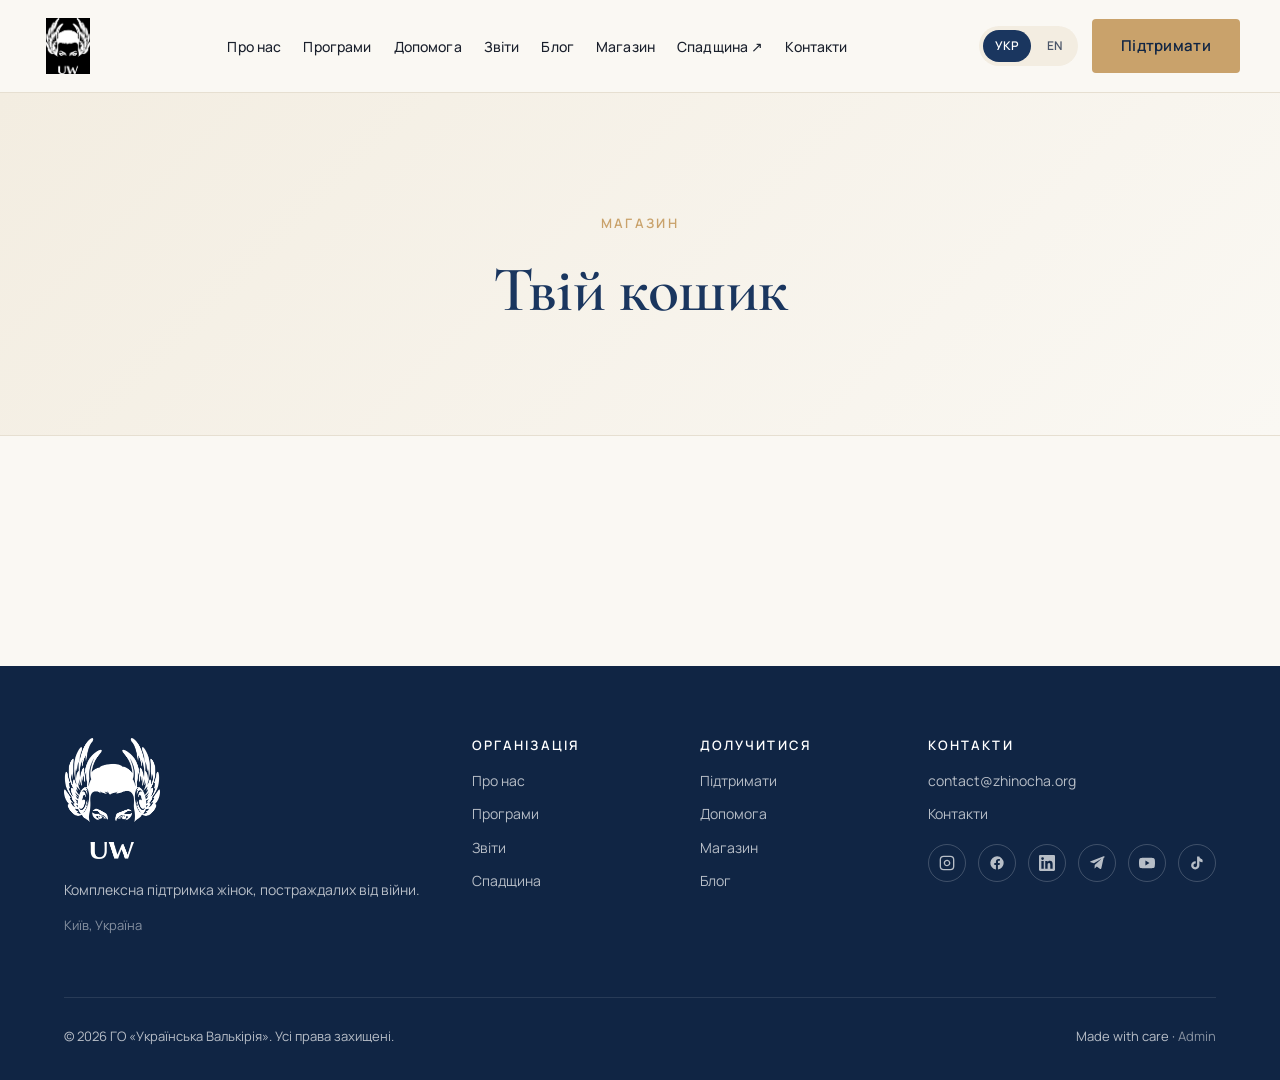
<file: cart.html>
<!DOCTYPE html>
<html lang="uk">
<head>
  <meta charset="UTF-8">
  <meta name="viewport" content="width=device-width, initial-scale=1.0">
  <title>Кошик — Українська Валькірія</title>
  <link rel="icon" type="image/png" href="public/images/logo.png">
  <link href="https://fonts.googleapis.com/css2?family=Cormorant+Garamond:ital,wght@0,400;0,500;0,600;0,700;1,500&family=Manrope:wght@400;500;600;700&display=swap" rel="stylesheet">
  <link rel="stylesheet" href="assets/css/styles.css?v=3">
  <style>
    .cart-table { width: 100%; border-collapse: collapse; }
    .cart-table th, .cart-table td { padding: 16px; text-align: left; border-bottom: 1px solid var(--uv-line); }
    .cart-table th { font-size: 12px; letter-spacing: 0.1em; text-transform: uppercase; color: var(--uv-ink-soft); font-weight: 600; }
    .qty-ctrl { display: inline-flex; align-items: center; gap: 8px; }
    .qty-ctrl button { width: 28px; height: 28px; border: 1px solid var(--uv-line); background: var(--uv-white); border-radius: 4px; cursor: pointer; }
    .cart-summary { background: var(--uv-cream-warm); padding: 32px; border-radius: var(--radius-lg); position: sticky; top: 100px; }
    .cart-row { display: flex; justify-content: space-between; padding: 12px 0; border-bottom: 1px solid var(--uv-line); }
    .cart-row.total { font-family: var(--font-display); font-size: 1.6rem; color: var(--uv-navy); border-bottom: none; padding-top: 20px; }
    .cart-grid { display: grid; grid-template-columns: 2fr 1fr; gap: 48px; }
    @media (max-width: 800px) { .cart-grid { grid-template-columns: 1fr; } }
  </style>
</head>
<body>
  <div id="site-header"></div>

  <section class="page-hero">
    <div class="container">
      <span class="eyebrow">Магазин</span>
      <h1>Твій кошик</h1>
    </div>
  </section>

  <section class="section">
    <div class="container">
      <div id="cartContainer"></div>
    </div>
  </section>

  <div id="site-footer"></div>
  <script src="assets/js/main.js"></script>
  <script>
    function render() {
      const cart = JSON.parse(localStorage.getItem('uv_cart') || '[]');
      const c = document.getElementById('cartContainer');
      if (!cart.length) {
        c.innerHTML = `
          <div class="text-center" style="padding: 80px 0;">
            <h2>Поки що порожньо</h2>
            <p class="lead" style="margin: 0 auto 32px;">Зайди в магазин — там брендований мерч, увесь прибуток йде на програми підтримки.</p>
            <a href="shop.html" class="btn btn-gold">До магазину →</a>
          </div>
        `;
        return;
      }
      const total = cart.reduce((s, i) => s + i.price * i.qty, 0);
      c.innerHTML = `
        <div class="cart-grid">
          <table class="cart-table">
            <thead><tr><th>Товар</th><th>К-сть</th><th>Сума</th><th></th></tr></thead>
            <tbody>
              ${cart.map((i, idx) => `
                <tr>
                  <td><strong>${i.name}</strong><br><span style="font-size:13px;color:var(--uv-ink-soft);">${i.price} ₴ / шт.</span></td>
                  <td>
                    <div class="qty-ctrl">
                      <button onclick="changeQty(${idx}, -1)">−</button>
                      <span style="min-width: 24px; text-align: center;">${i.qty}</span>
                      <button onclick="changeQty(${idx}, 1)">+</button>
                    </div>
                  </td>
                  <td><strong>${i.price * i.qty} ₴</strong></td>
                  <td><a href="#" onclick="removeItem(${idx}); return false;" style="color: var(--uv-ink-soft); font-size: 13px;">Видалити</a></td>
                </tr>
              `).join('')}
            </tbody>
          </table>
          <div>
            <div class="cart-summary">
              <h3 style="margin-top: 0;">Підсумок</h3>
              <div class="cart-row"><span>Товари</span><span>${total} ₴</span></div>
              <div class="cart-row"><span>Доставка</span><span>розрахунок на checkout</span></div>
              <div class="cart-row total"><span>Разом</span><span>${total} ₴</span></div>
              <button class="btn btn-primary" style="width:100%; margin-top: 20px;" onclick="checkout()">Оформити замовлення</button>
              <p style="font-size: 12px; color: var(--uv-ink-soft); margin-top: 12px; text-align: center;">Оплата через Monobank Acquiring (буде підключено)</p>
            </div>
          </div>
        </div>
      `;
    }

    function changeQty(idx, delta) {
      const cart = JSON.parse(localStorage.getItem('uv_cart') || '[]');
      cart[idx].qty = Math.max(1, cart[idx].qty + delta);
      localStorage.setItem('uv_cart', JSON.stringify(cart));
      render();
      window.uv_updateCart && window.uv_updateCart();
    }
    function removeItem(idx) {
      const cart = JSON.parse(localStorage.getItem('uv_cart') || '[]');
      cart.splice(idx, 1);
      localStorage.setItem('uv_cart', JSON.stringify(cart));
      render();
      window.uv_updateCart && window.uv_updateCart();
    }
    function checkout() {
      alert('Тут буде форма оформлення замовлення з оплатою Monobank Acquiring.\n\nПокажемо ім\\'я, телефон, адресу доставки → переадресація на платіжку.');
    }
    render();
  </script>
</body>
</html>
</file>
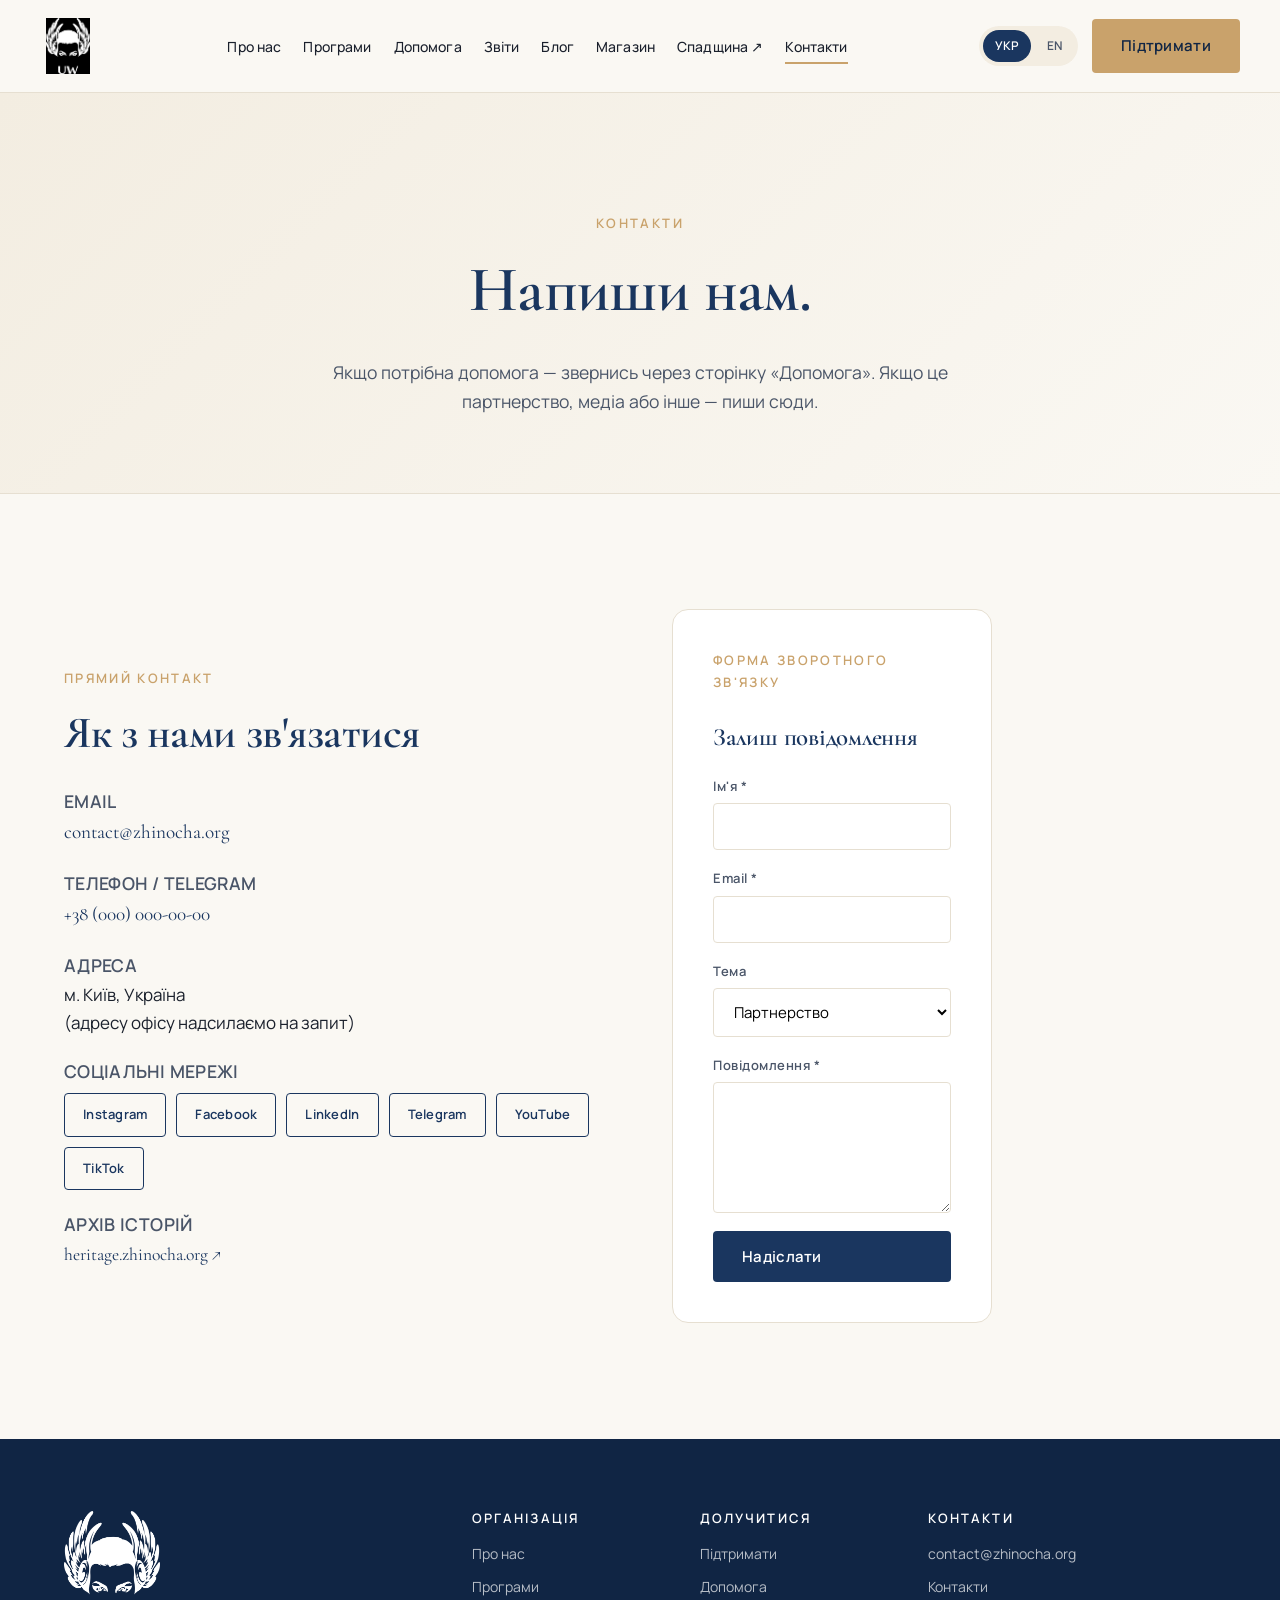
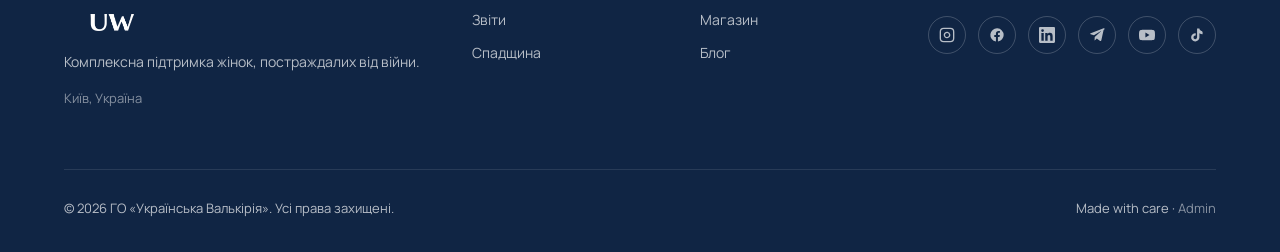
<file: contact.html>
<!DOCTYPE html>
<html lang="uk">
<head>
  <meta charset="UTF-8">
  <meta name="viewport" content="width=device-width, initial-scale=1.0">
  <title>Контакти — Українська Валькірія</title>
  <meta name="description" content="Зв'язатися з ГО «Українська Валькірія»: email, телефон, соціальні мережі, адреса.">
  <link rel="icon" type="image/png" href="public/images/logo.png">
  <link href="https://fonts.googleapis.com/css2?family=Cormorant+Garamond:ital,wght@0,400;0,500;0,600;0,700;1,500&family=Manrope:wght@400;500;600;700&display=swap" rel="stylesheet">
  <link rel="stylesheet" href="assets/css/styles.css?v=3">
</head>
<body>
  <div id="site-header"></div>

  <section class="page-hero">
    <div class="container">
      <span class="eyebrow">Контакти</span>
      <h1>Напиши нам.</h1>
      <p>Якщо потрібна допомога — звернись через сторінку «Допомога». Якщо це партнерство, медіа або інше — пиши сюди.</p>
    </div>
  </section>

  <section class="section">
    <div class="container">
      <div class="two-col">
        <div>
          <span class="eyebrow">Прямий контакт</span>
          <h2>Як з нами зв'язатися</h2>

          <div style="display: flex; flex-direction: column; gap: 24px; margin-top: 32px;">
            <div>
              <h4 style="margin-bottom: 6px;">Email</h4>
              <a href="mailto:contact@zhinocha.org" style="font-size: 1.2rem; font-family: var(--font-display);">contact@zhinocha.org</a>
            </div>
            <div>
              <h4 style="margin-bottom: 6px;">Телефон / Telegram</h4>
              <a href="tel:+380000000000" style="font-size: 1.2rem; font-family: var(--font-display);">+38 (000) 000-00-00</a>
            </div>
            <div>
              <h4 style="margin-bottom: 6px;">Адреса</h4>
              <p style="margin: 0;">м. Київ, Україна<br>(адресу офісу надсилаємо на запит)</p>
            </div>
            <div>
              <h4 style="margin-bottom: 12px;">Соціальні мережі</h4>
              <div style="display: flex; gap: 10px; flex-wrap: wrap;">
                <a href="https://instagram.com/ukrainian.walkyrie" target="_blank" rel="noopener" class="btn btn-outline" style="padding: 10px 18px; font-size: 13px;">Instagram</a>
                <a href="#" target="_blank" rel="noopener" class="btn btn-outline" style="padding: 10px 18px; font-size: 13px;">Facebook</a>
                <a href="#" target="_blank" rel="noopener" class="btn btn-outline" style="padding: 10px 18px; font-size: 13px;">LinkedIn</a>
                <a href="#" target="_blank" rel="noopener" class="btn btn-outline" style="padding: 10px 18px; font-size: 13px;">Telegram</a>
                <a href="#" target="_blank" rel="noopener" class="btn btn-outline" style="padding: 10px 18px; font-size: 13px;">YouTube</a>
                <a href="#" target="_blank" rel="noopener" class="btn btn-outline" style="padding: 10px 18px; font-size: 13px;">TikTok</a>
              </div>
            </div>
            <div>
              <h4 style="margin-bottom: 6px;">Архів історій</h4>
              <a href="https://heritage.zhinocha.org" target="_blank" rel="noopener" style="font-family: var(--font-display); font-size: 1.1rem;">heritage.zhinocha.org ↗</a>
            </div>
          </div>
        </div>

        <div>
          <form class="card" style="padding: 40px;" onsubmit="event.preventDefault(); alert('Дякуємо! Ми відповімо протягом 2 робочих днів.'); this.reset();">
            <span class="eyebrow">Форма зворотного зв'язку</span>
            <h3 style="margin-top: 12px;">Залиш повідомлення</h3>
            <div class="form-row" style="margin-top: 24px;">
              <label>Ім'я *</label>
              <input type="text" name="name" required>
            </div>
            <div class="form-row">
              <label>Email *</label>
              <input type="email" name="email" required>
            </div>
            <div class="form-row">
              <label>Тема</label>
              <select name="topic">
                <option>Партнерство</option>
                <option>ЗМІ / медіа-запит</option>
                <option>Волонтерство</option>
                <option>Корпоративний донат</option>
                <option>Інше</option>
              </select>
            </div>
            <div class="form-row">
              <label>Повідомлення *</label>
              <textarea name="message" rows="5" required></textarea>
            </div>
            <button class="btn btn-primary" type="submit" style="width: 100%;">Надіслати</button>
          </form>
        </div>
      </div>
    </div>
  </section>

  <div id="site-footer"></div>
  <script src="assets/js/main.js"></script>
</body>
</html>
</file>
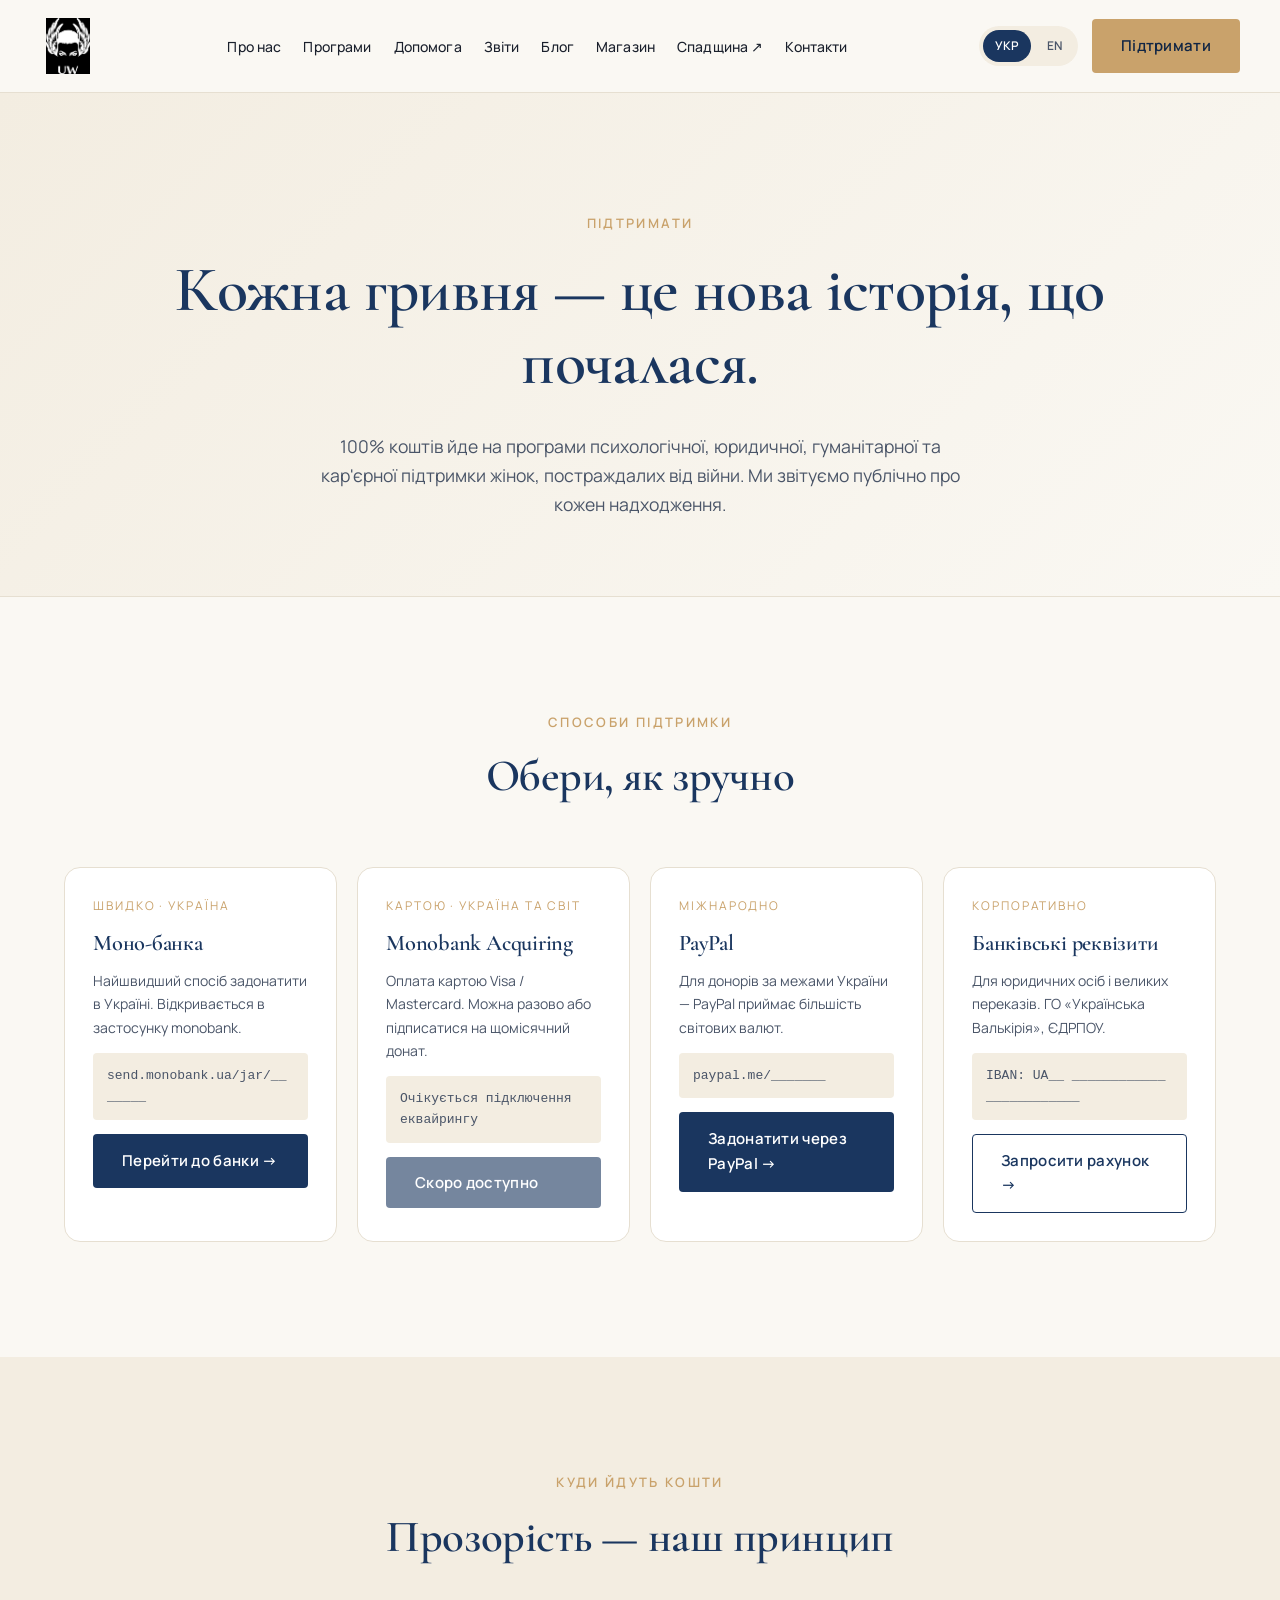
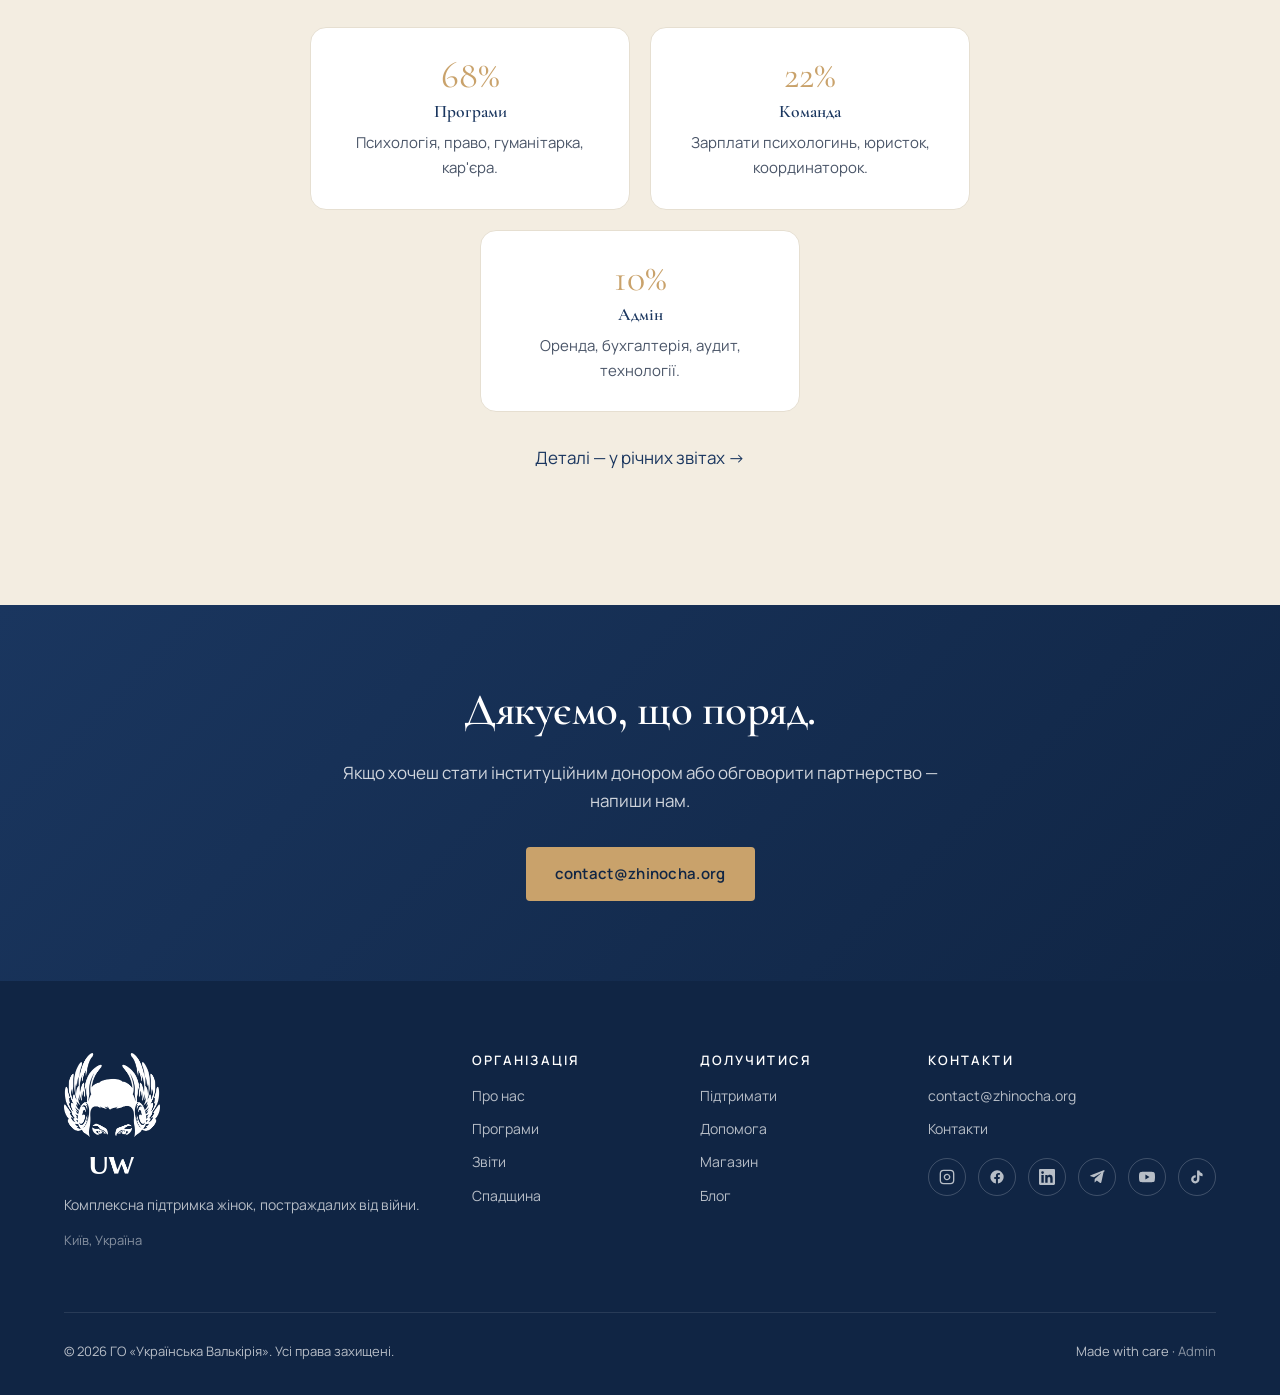
<file: donate.html>
<!DOCTYPE html>
<html lang="uk">
<head>
  <meta charset="UTF-8">
  <meta name="viewport" content="width=device-width, initial-scale=1.0">
  <title>Підтримати — Українська Валькірія</title>
  <meta name="description" content="Способи підтримати ГО «Українська Валькірія»: моно-банка, PayPal, банківські реквізити.">
  <link rel="icon" type="image/png" href="public/images/logo.png">
  <link href="https://fonts.googleapis.com/css2?family=Cormorant+Garamond:ital,wght@0,400;0,500;0,600;0,700;1,500&family=Manrope:wght@400;500;600;700&display=swap" rel="stylesheet">
  <link rel="stylesheet" href="assets/css/styles.css?v=3">
</head>
<body>
  <div id="site-header"></div>

  <section class="page-hero">
    <div class="container">
      <span class="eyebrow">Підтримати</span>
      <h1>Кожна гривня — це нова історія, що почалася.</h1>
      <p>100% коштів йде на програми психологічної, юридичної, гуманітарної та кар'єрної підтримки жінок, постраждалих від війни. Ми звітуємо публічно про кожен надходження.</p>
    </div>
  </section>

  <section class="section">
    <div class="container">
      <div class="sec-head">
        <span class="eyebrow">Способи підтримки</span>
        <h2>Обери, як зручно</h2>
      </div>
      <div class="donate-options">

        <div class="donate-option">
          <span class="label">Швидко · Україна</span>
          <h3>Моно-банка</h3>
          <p>Найшвидший спосіб задонатити в Україні. Відкривається в застосунку monobank.</p>
          <div class="placeholder">send.monobank.ua/jar/_______</div>
          <a href="#" target="_blank" rel="noopener" class="btn btn-primary">Перейти до банки →</a>
        </div>

        <div class="donate-option">
          <span class="label">Картою · Україна та світ</span>
          <h3>Monobank Acquiring</h3>
          <p>Оплата картою Visa / Mastercard. Можна разово або підписатися на щомісячний донат.</p>
          <div class="placeholder">Очікується підключення еквайрингу</div>
          <button class="btn btn-primary" disabled style="opacity:0.6;">Скоро доступно</button>
        </div>

        <div class="donate-option">
          <span class="label">Міжнародно</span>
          <h3>PayPal</h3>
          <p>Для донорів за межами України — PayPal приймає більшість світових валют.</p>
          <div class="placeholder">paypal.me/_______</div>
          <a href="#" target="_blank" rel="noopener" class="btn btn-primary">Задонатити через PayPal →</a>
        </div>

        <div class="donate-option">
          <span class="label">Корпоративно</span>
          <h3>Банківські реквізити</h3>
          <p>Для юридичних осіб і великих переказів. ГО «Українська Валькірія», ЄДРПОУ.</p>
          <div class="placeholder">IBAN: UA__ ________________________</div>
          <a href="contact.html" class="btn btn-outline">Запросити рахунок →</a>
        </div>

      </div>
    </div>
  </section>

  <section class="section bg-cream">
    <div class="container" style="max-width: 800px;">
      <div class="sec-head">
        <span class="eyebrow">Куди йдуть кошти</span>
        <h2>Прозорість — наш принцип</h2>
      </div>
      <div class="cards" style="grid-template-columns: repeat(auto-fit, minmax(220px, 1fr));">
        <div class="card text-center">
          <span class="value-num" style="display:block; margin-bottom: 8px;">68%</span>
          <h4 style="color: var(--uv-navy); font-family: var(--font-display); text-transform: none; letter-spacing: 0;">Програми</h4>
          <p>Психологія, право, гуманітарка, кар'єра.</p>
        </div>
        <div class="card text-center">
          <span class="value-num" style="display:block; margin-bottom: 8px;">22%</span>
          <h4 style="color: var(--uv-navy); font-family: var(--font-display); text-transform: none; letter-spacing: 0;">Команда</h4>
          <p>Зарплати психологинь, юристок, координаторок.</p>
        </div>
        <div class="card text-center">
          <span class="value-num" style="display:block; margin-bottom: 8px;">10%</span>
          <h4 style="color: var(--uv-navy); font-family: var(--font-display); text-transform: none; letter-spacing: 0;">Адмін</h4>
          <p>Оренда, бухгалтерія, аудит, технології.</p>
        </div>
      </div>
      <p class="text-center mt-32" style="color: var(--uv-ink-soft);"><a href="reports.html">Деталі — у річних звітах →</a></p>
    </div>
  </section>

  <section class="cta-band">
    <div class="container">
      <h2>Дякуємо, що поряд.</h2>
      <p>Якщо хочеш стати інституційним донором або обговорити партнерство — напиши нам.</p>
      <a href="mailto:contact@zhinocha.org" class="btn btn-gold">contact@zhinocha.org</a>
    </div>
  </section>

  <div id="site-footer"></div>
  <script src="assets/js/main.js"></script>
</body>
</html>
</file>
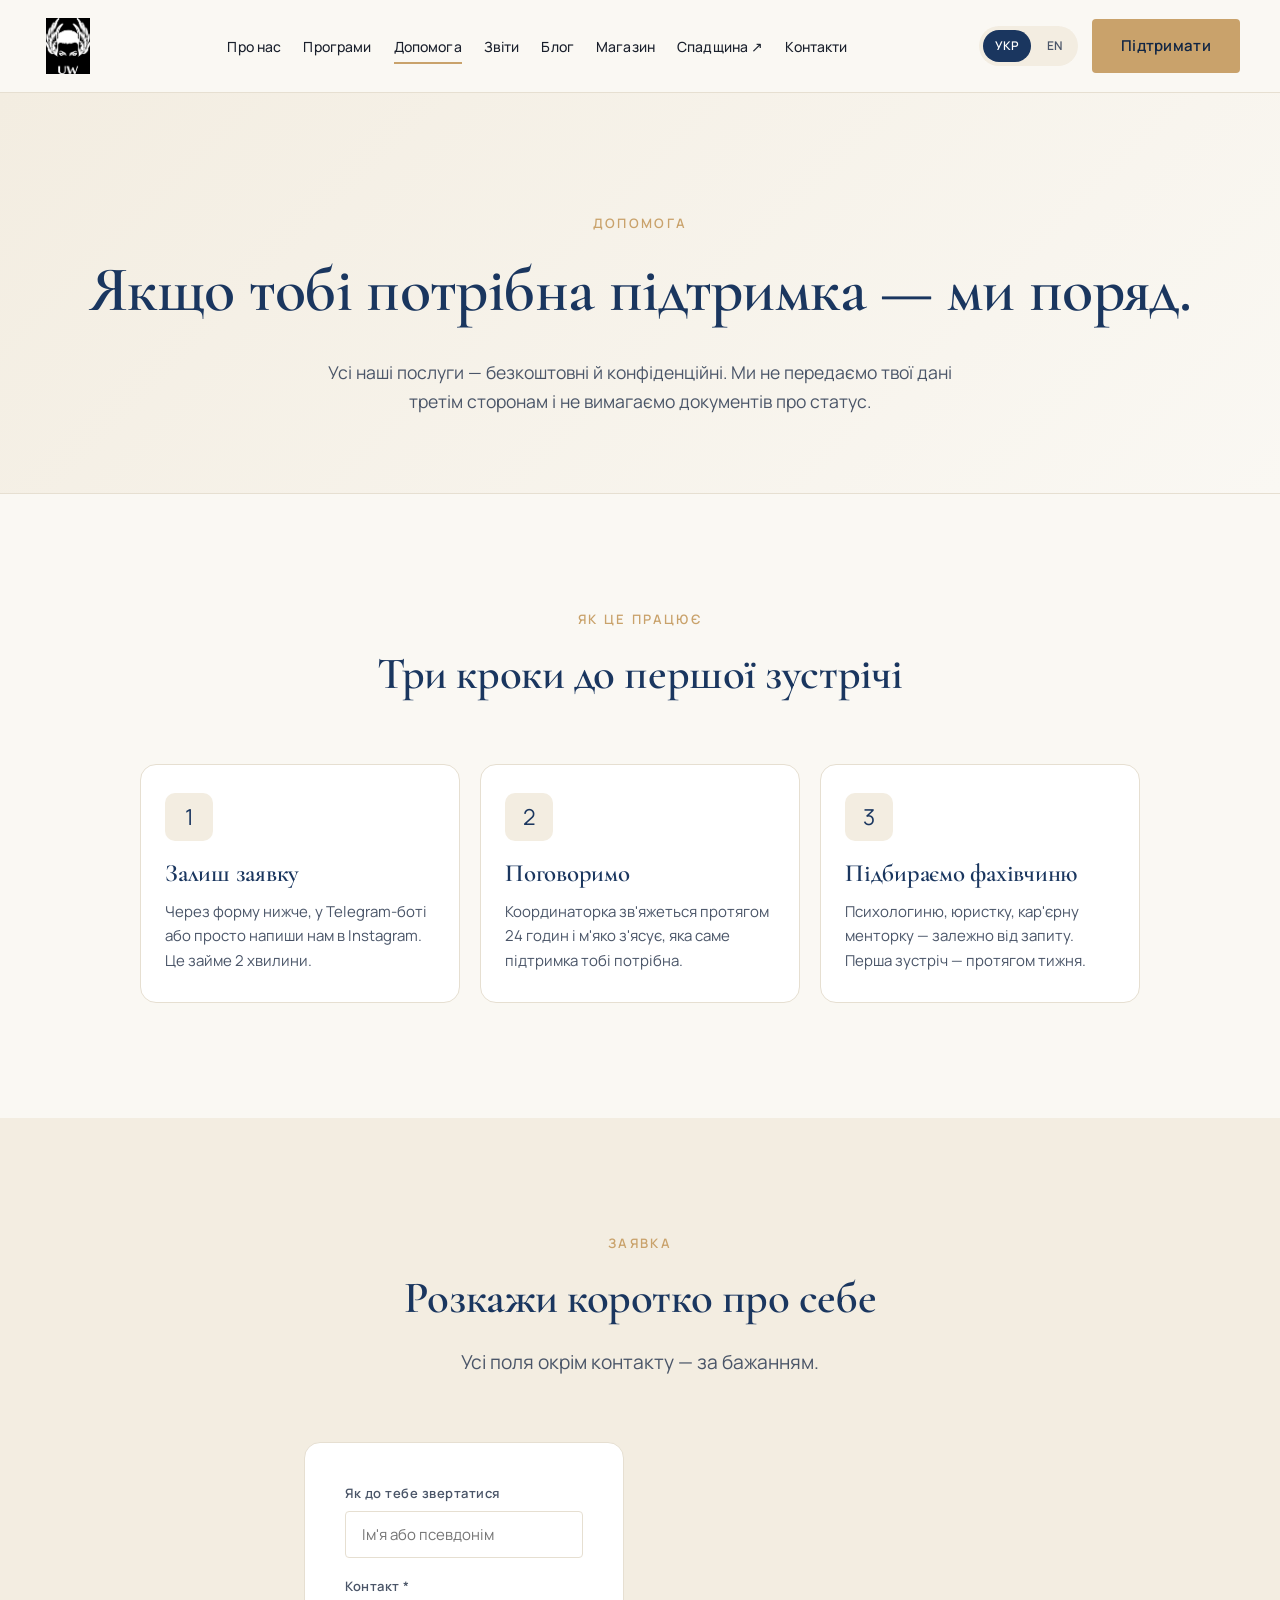
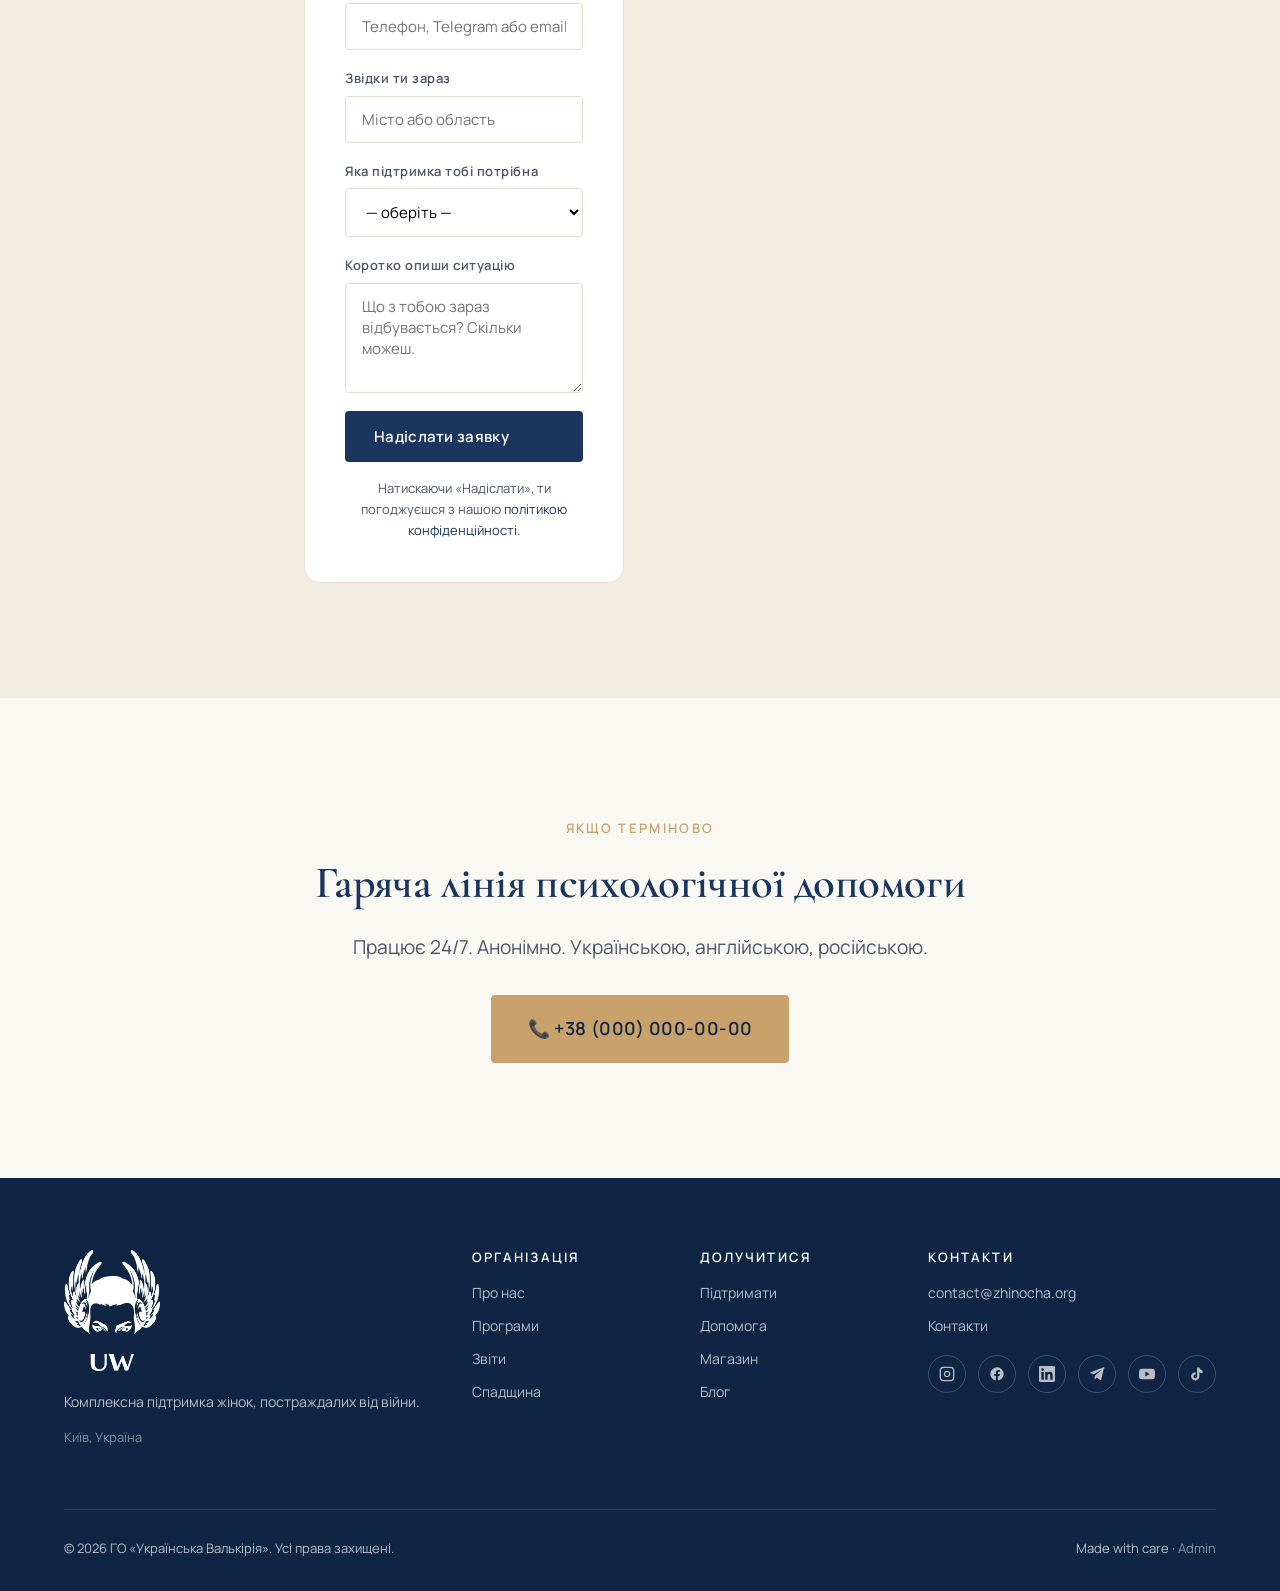
<file: help.html>
<!DOCTYPE html>
<html lang="uk">
<head>
  <meta charset="UTF-8">
  <meta name="viewport" content="width=device-width, initial-scale=1.0">
  <title>Отримати допомогу — Українська Валькірія</title>
  <meta name="description" content="Як звернутися за психологічною, юридичною та гуманітарною підтримкою для жінок-переселенок.">
  <link rel="icon" type="image/png" href="public/images/logo.png">
  <link href="https://fonts.googleapis.com/css2?family=Cormorant+Garamond:ital,wght@0,400;0,500;0,600;0,700;1,500&family=Manrope:wght@400;500;600;700&display=swap" rel="stylesheet">
  <link rel="stylesheet" href="assets/css/styles.css?v=3">
</head>
<body>
  <div id="site-header"></div>

  <section class="page-hero">
    <div class="container">
      <span class="eyebrow">Допомога</span>
      <h1>Якщо тобі потрібна підтримка — ми поряд.</h1>
      <p>Усі наші послуги — безкоштовні й конфіденційні. Ми не передаємо твої дані третім сторонам і не вимагаємо документів про статус.</p>
    </div>
  </section>

  <section class="section">
    <div class="container">
      <div class="sec-head">
        <span class="eyebrow">Як це працює</span>
        <h2>Три кроки до першої зустрічі</h2>
      </div>
      <div class="cards" style="grid-template-columns: repeat(auto-fit, minmax(260px, 1fr));">
        <div class="card">
          <div class="card-icon">1</div>
          <h3>Залиш заявку</h3>
          <p>Через форму нижче, у Telegram-боті або просто напиши нам в Instagram. Це займе 2 хвилини.</p>
        </div>
        <div class="card">
          <div class="card-icon">2</div>
          <h3>Поговоримо</h3>
          <p>Координаторка зв'яжеться протягом 24 годин і м'яко з'ясує, яка саме підтримка тобі потрібна.</p>
        </div>
        <div class="card">
          <div class="card-icon">3</div>
          <h3>Підбираємо фахівчиню</h3>
          <p>Психологиню, юристку, кар'єрну менторку — залежно від запиту. Перша зустріч — протягом тижня.</p>
        </div>
      </div>
    </div>
  </section>

  <section class="section bg-cream">
    <div class="container" style="max-width: 720px;">
      <div class="sec-head">
        <span class="eyebrow">Заявка</span>
        <h2>Розкажи коротко про себе</h2>
        <p class="lead" style="margin: 0 auto;">Усі поля окрім контакту — за бажанням.</p>
      </div>
      <form class="card" style="padding: 40px;" onsubmit="event.preventDefault(); alert('Заявку отримано. Ми зв\\'яжемось протягом 24 годин.'); this.reset();">
        <div class="form-row">
          <label>Як до тебе звертатися</label>
          <input type="text" name="name" placeholder="Ім'я або псевдонім">
        </div>
        <div class="form-row">
          <label>Контакт *</label>
          <input type="text" name="contact" required placeholder="Телефон, Telegram або email">
        </div>
        <div class="form-row">
          <label>Звідки ти зараз</label>
          <input type="text" name="location" placeholder="Місто або область">
        </div>
        <div class="form-row">
          <label>Яка підтримка тобі потрібна</label>
          <select name="need">
            <option value="">— оберіть —</option>
            <option>Психологічна підтримка</option>
            <option>Юридична консультація</option>
            <option>Гуманітарна допомога</option>
            <option>Кар'єра / навчання / бізнес</option>
            <option>Поки не знаю — потрібна розмова</option>
          </select>
        </div>
        <div class="form-row">
          <label>Коротко опиши ситуацію</label>
          <textarea name="message" rows="4" placeholder="Що з тобою зараз відбувається? Скільки можеш."></textarea>
        </div>
        <button class="btn btn-primary" style="width:100%;" type="submit">Надіслати заявку</button>
        <p style="font-size: 13px; color: var(--uv-ink-soft); margin-top: 16px; text-align: center;">Натискаючи «Надіслати», ти погоджуєшся з нашою <a href="#">політикою конфіденційності</a>.</p>
      </form>
    </div>
  </section>

  <section class="section">
    <div class="container text-center">
      <span class="eyebrow">Якщо терміново</span>
      <h2>Гаряча лінія психологічної допомоги</h2>
      <p class="lead" style="margin: 0 auto 32px;">Працює 24/7. Анонімно. Українською, англійською, російською.</p>
      <a href="tel:+380000000000" class="btn btn-gold" style="font-size: 18px; padding: 18px 36px;">📞 +38 (000) 000-00-00</a>
    </div>
  </section>

  <div id="site-footer"></div>
  <script src="assets/js/main.js"></script>
</body>
</html>
</file>
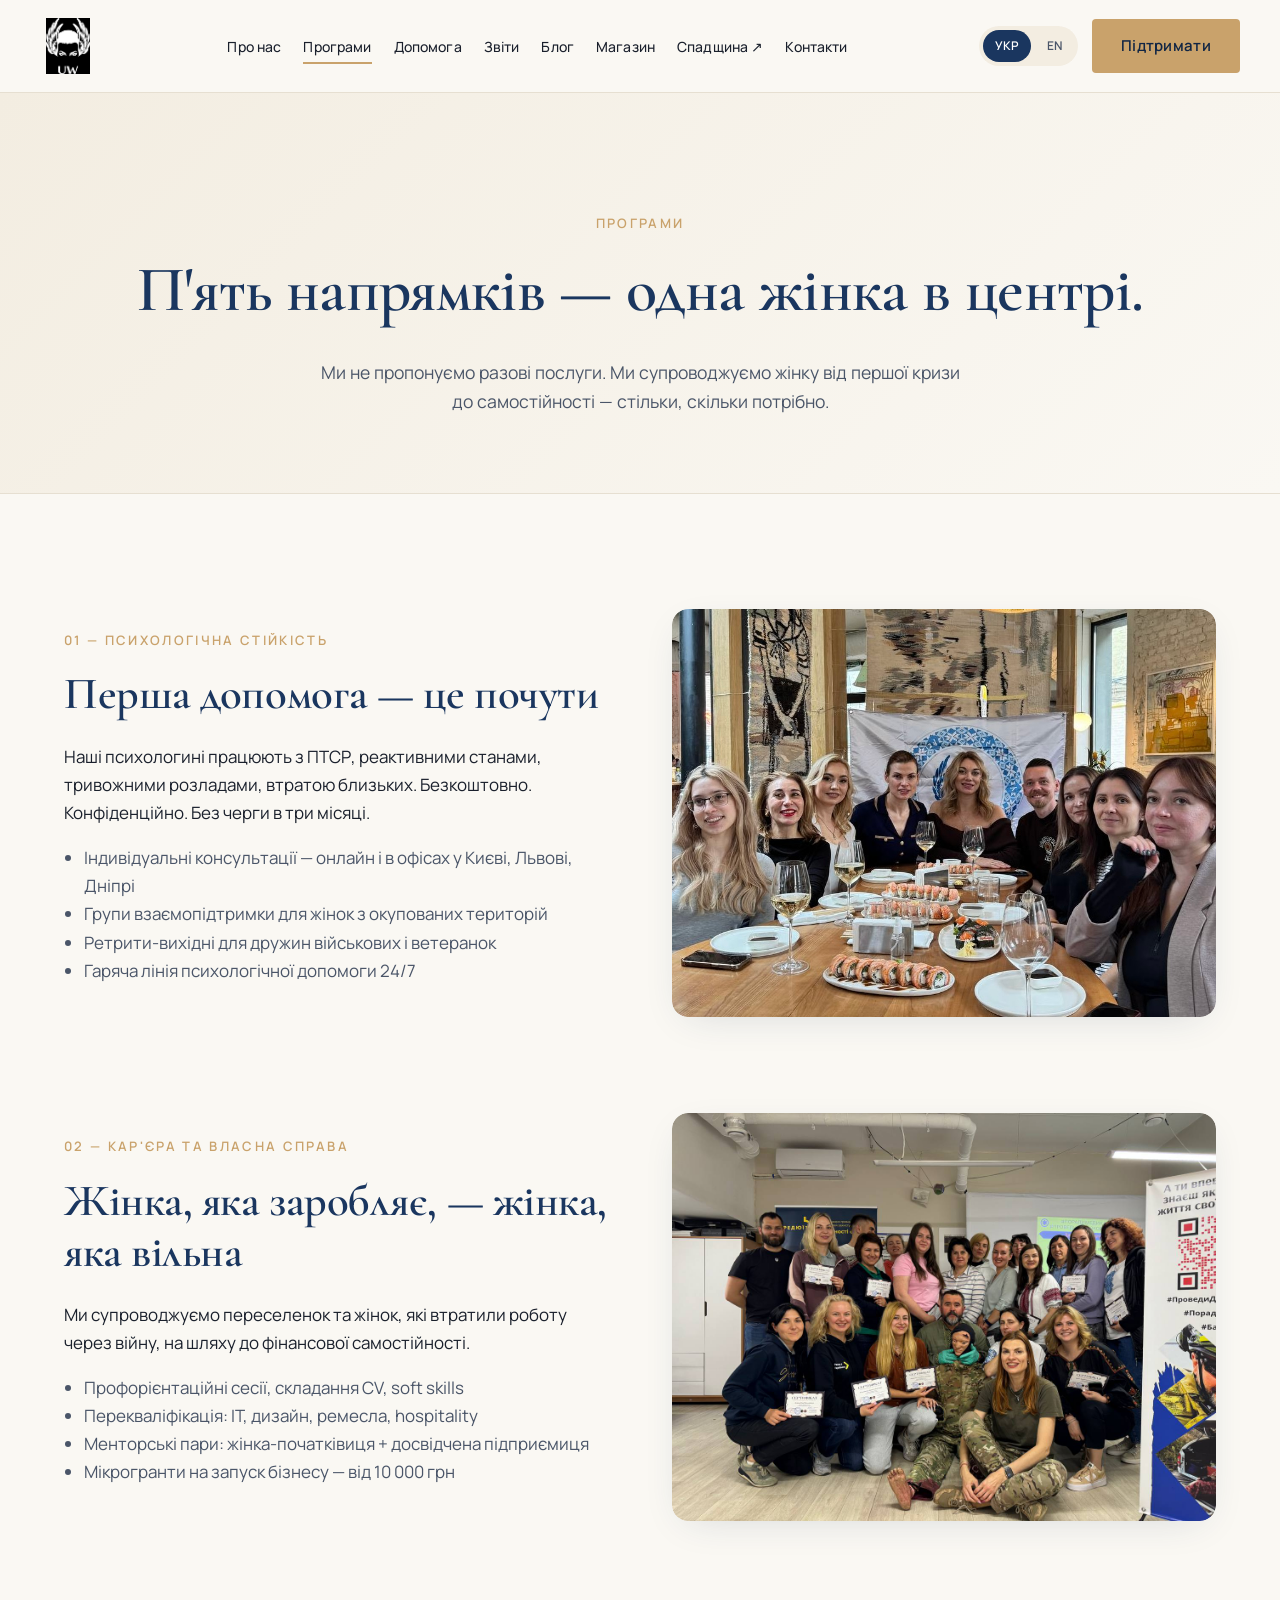
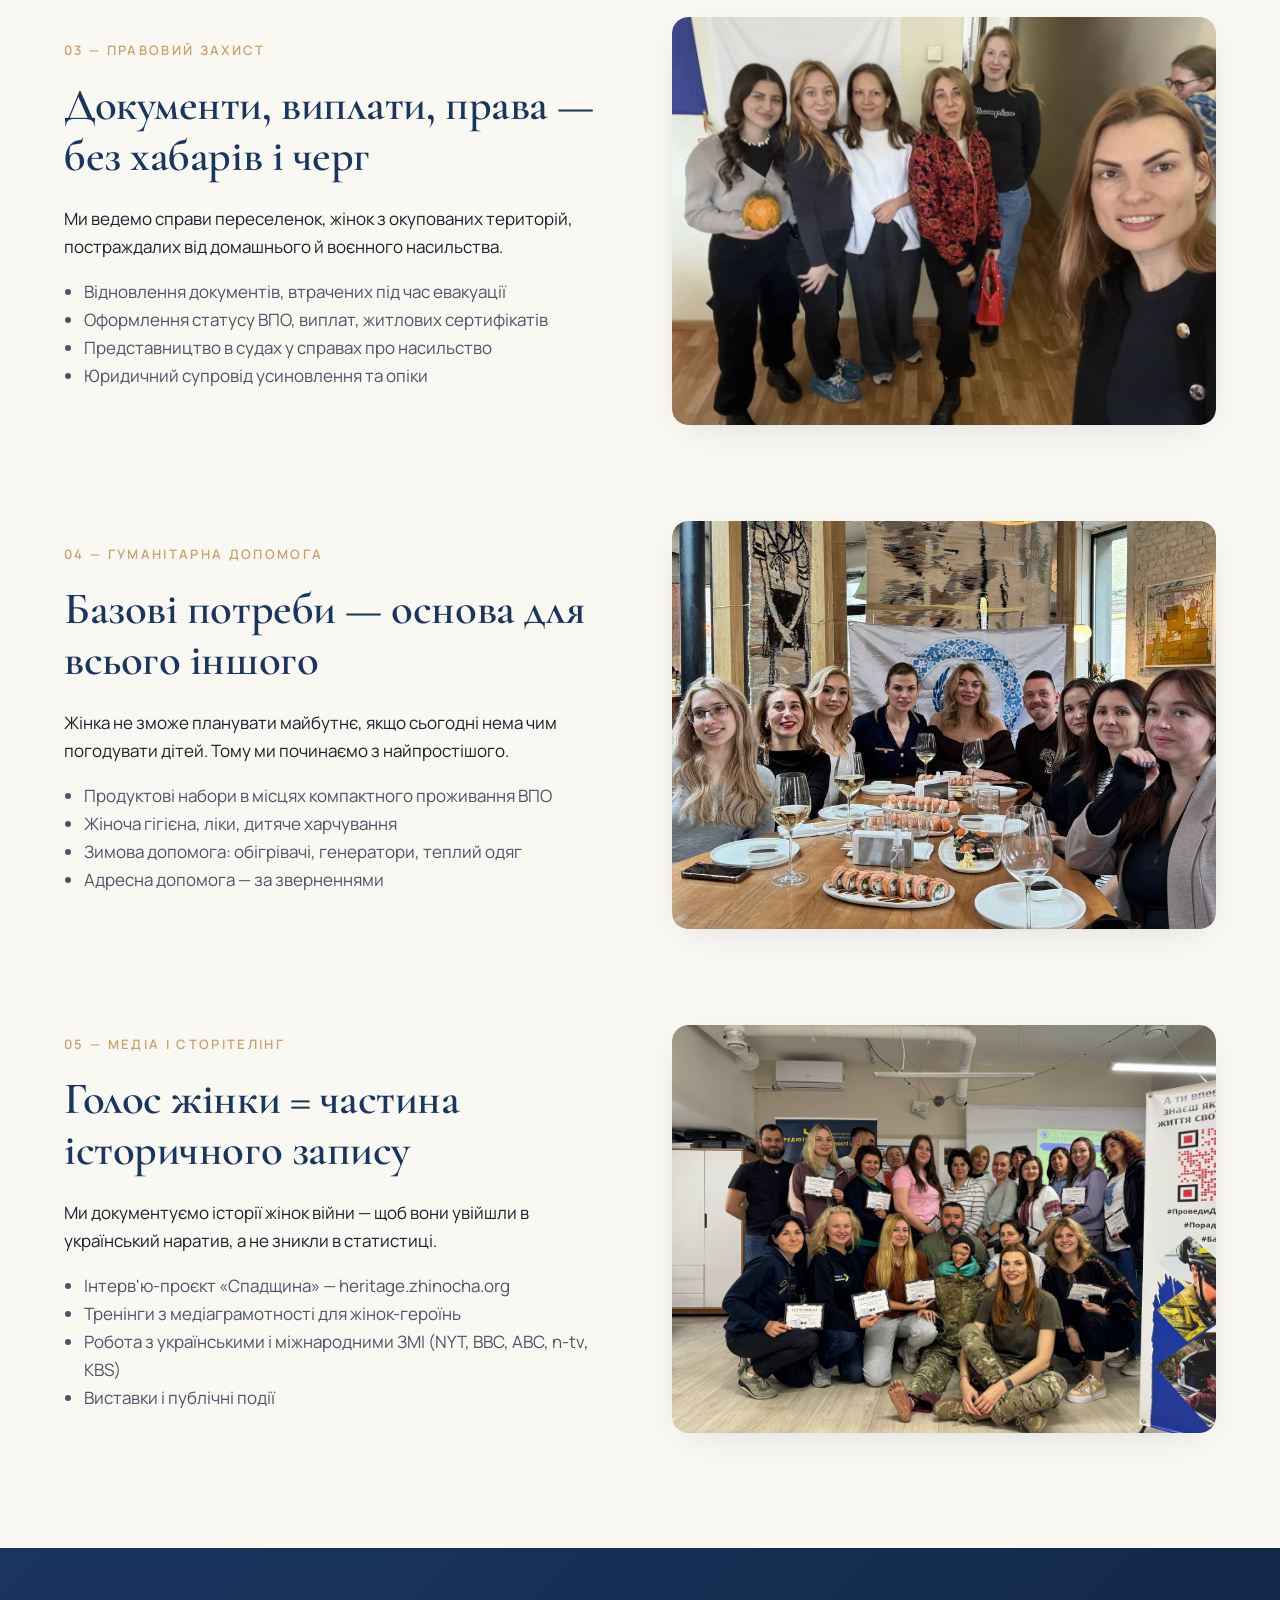
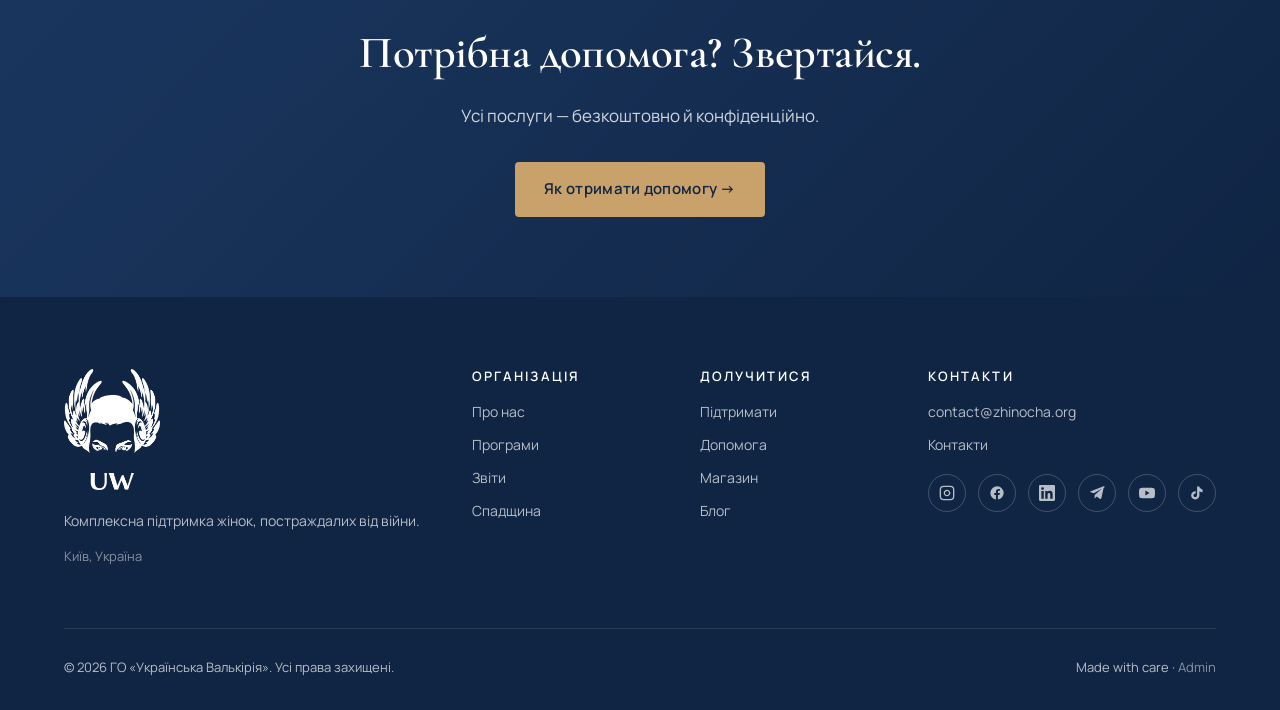
<file: programs.html>
<!DOCTYPE html>
<html lang="uk">
<head>
  <meta charset="UTF-8">
  <meta name="viewport" content="width=device-width, initial-scale=1.0">
  <title>Програми — Українська Валькірія</title>
  <meta name="description" content="П'ять напрямків підтримки жінок: психологія, кар'єра, право, гуманітарка, медіа.">
  <link rel="icon" type="image/png" href="public/images/logo.png">
  <link href="https://fonts.googleapis.com/css2?family=Cormorant+Garamond:ital,wght@0,400;0,500;0,600;0,700;1,500&family=Manrope:wght@400;500;600;700&display=swap" rel="stylesheet">
  <link rel="stylesheet" href="assets/css/styles.css?v=3">
</head>
<body>
  <div id="site-header"></div>

  <section class="page-hero">
    <div class="container">
      <span class="eyebrow">Програми</span>
      <h1>П'ять напрямків — одна жінка в центрі.</h1>
      <p>Ми не пропонуємо разові послуги. Ми супроводжуємо жінку від першої кризи до самостійності — стільки, скільки потрібно.</p>
    </div>
  </section>

  <section class="section">
    <div class="container">

      <div class="two-col" style="margin-bottom: 96px;">
        <div>
          <span class="eyebrow">01 — Психологічна стійкість</span>
          <h2>Перша допомога — це почути</h2>
          <p>Наші психологині працюють з ПТСР, реактивними станами, тривожними розладами, втратою близьких. Безкоштовно. Конфіденційно. Без черги в три місяці.</p>
          <ul style="padding-left: 20px; color: var(--uv-ink-soft);">
            <li>Індивідуальні консультації — онлайн і в офісах у Києві, Львові, Дніпрі</li>
            <li>Групи взаємопідтримки для жінок з окупованих територій</li>
            <li>Ретрити-вихідні для дружин військових і ветеранок</li>
            <li>Гаряча лінія психологічної допомоги 24/7</li>
          </ul>
        </div>
        <div style="aspect-ratio: 4/3; border-radius: var(--radius-lg); overflow: hidden; box-shadow: var(--shadow-soft);"><img src="public/images/mission-team.jpg" alt="" style="width:100%; height:100%; object-fit:cover;"></div>
      </div>

      <div class="two-col" style="margin-bottom: 96px;">
        <div style="aspect-ratio: 4/3; border-radius: var(--radius-lg); overflow: hidden; box-shadow: var(--shadow-soft); order: 2;"><img src="public/images/programs-training.jpg" alt="" style="width:100%; height:100%; object-fit:cover;"></div>
        <div style="order: 1;">
          <span class="eyebrow">02 — Кар'єра та власна справа</span>
          <h2>Жінка, яка заробляє, — жінка, яка вільна</h2>
          <p>Ми супроводжуємо переселенок та жінок, які втратили роботу через війну, на шляху до фінансової самостійності.</p>
          <ul style="padding-left: 20px; color: var(--uv-ink-soft);">
            <li>Профорієнтаційні сесії, складання CV, soft skills</li>
            <li>Перекваліфікація: IT, дизайн, ремесла, hospitality</li>
            <li>Менторські пари: жінка-початківиця + досвідчена підприємиця</li>
            <li>Мікрогранти на запуск бізнесу — від 10 000 грн</li>
          </ul>
        </div>
      </div>

      <div class="two-col" style="margin-bottom: 96px;">
        <div>
          <span class="eyebrow">03 — Правовий захист</span>
          <h2>Документи, виплати, права — без хабарів і черг</h2>
          <p>Ми ведемо справи переселенок, жінок з окупованих територій, постраждалих від домашнього й воєнного насильства.</p>
          <ul style="padding-left: 20px; color: var(--uv-ink-soft);">
            <li>Відновлення документів, втрачених під час евакуації</li>
            <li>Оформлення статусу ВПО, виплат, житлових сертифікатів</li>
            <li>Представництво в судах у справах про насильство</li>
            <li>Юридичний супровід усиновлення та опіки</li>
          </ul>
        </div>
        <div style="aspect-ratio: 4/3; border-radius: var(--radius-lg); overflow: hidden; box-shadow: var(--shadow-soft);"><img src="public/images/impact-community.jpg" alt="" style="width:100%; height:100%; object-fit:cover;"></div>
      </div>

      <div class="two-col" style="margin-bottom: 96px;">
        <div style="aspect-ratio: 4/3; border-radius: var(--radius-lg); overflow: hidden; box-shadow: var(--shadow-soft); order: 2;"><img src="public/images/mission-team.jpg" alt="" style="width:100%; height:100%; object-fit:cover;"></div>
        <div style="order: 1;">
          <span class="eyebrow">04 — Гуманітарна допомога</span>
          <h2>Базові потреби — основа для всього іншого</h2>
          <p>Жінка не зможе планувати майбутнє, якщо сьогодні нема чим погодувати дітей. Тому ми починаємо з найпростішого.</p>
          <ul style="padding-left: 20px; color: var(--uv-ink-soft);">
            <li>Продуктові набори в місцях компактного проживання ВПО</li>
            <li>Жіноча гігієна, ліки, дитяче харчування</li>
            <li>Зимова допомога: обігрівачі, генератори, теплий одяг</li>
            <li>Адресна допомога — за зверненнями</li>
          </ul>
        </div>
      </div>

      <div class="two-col">
        <div>
          <span class="eyebrow">05 — Медіа і сторітелінг</span>
          <h2>Голос жінки = частина історичного запису</h2>
          <p>Ми документуємо історії жінок війни — щоб вони увійшли в український наратив, а не зникли в статистиці.</p>
          <ul style="padding-left: 20px; color: var(--uv-ink-soft);">
            <li>Інтерв'ю-проєкт «Спадщина» — heritage.zhinocha.org</li>
            <li>Тренінги з медіаграмотності для жінок-героїнь</li>
            <li>Робота з українськими і міжнародними ЗМІ (NYT, BBC, ABC, n-tv, KBS)</li>
            <li>Виставки і публічні події</li>
          </ul>
        </div>
        <div style="aspect-ratio: 4/3; border-radius: var(--radius-lg); overflow: hidden; box-shadow: var(--shadow-soft);"><img src="public/images/programs-training.jpg" alt="" style="width:100%; height:100%; object-fit:cover;"></div>
      </div>

    </div>
  </section>

  <section class="cta-band">
    <div class="container">
      <h2>Потрібна допомога? Звертайся.</h2>
      <p>Усі послуги — безкоштовно й конфіденційно.</p>
      <a href="help.html" class="btn btn-gold">Як отримати допомогу →</a>
    </div>
  </section>

  <div id="site-footer"></div>
  <script src="assets/js/main.js"></script>
</body>
</html>
</file>
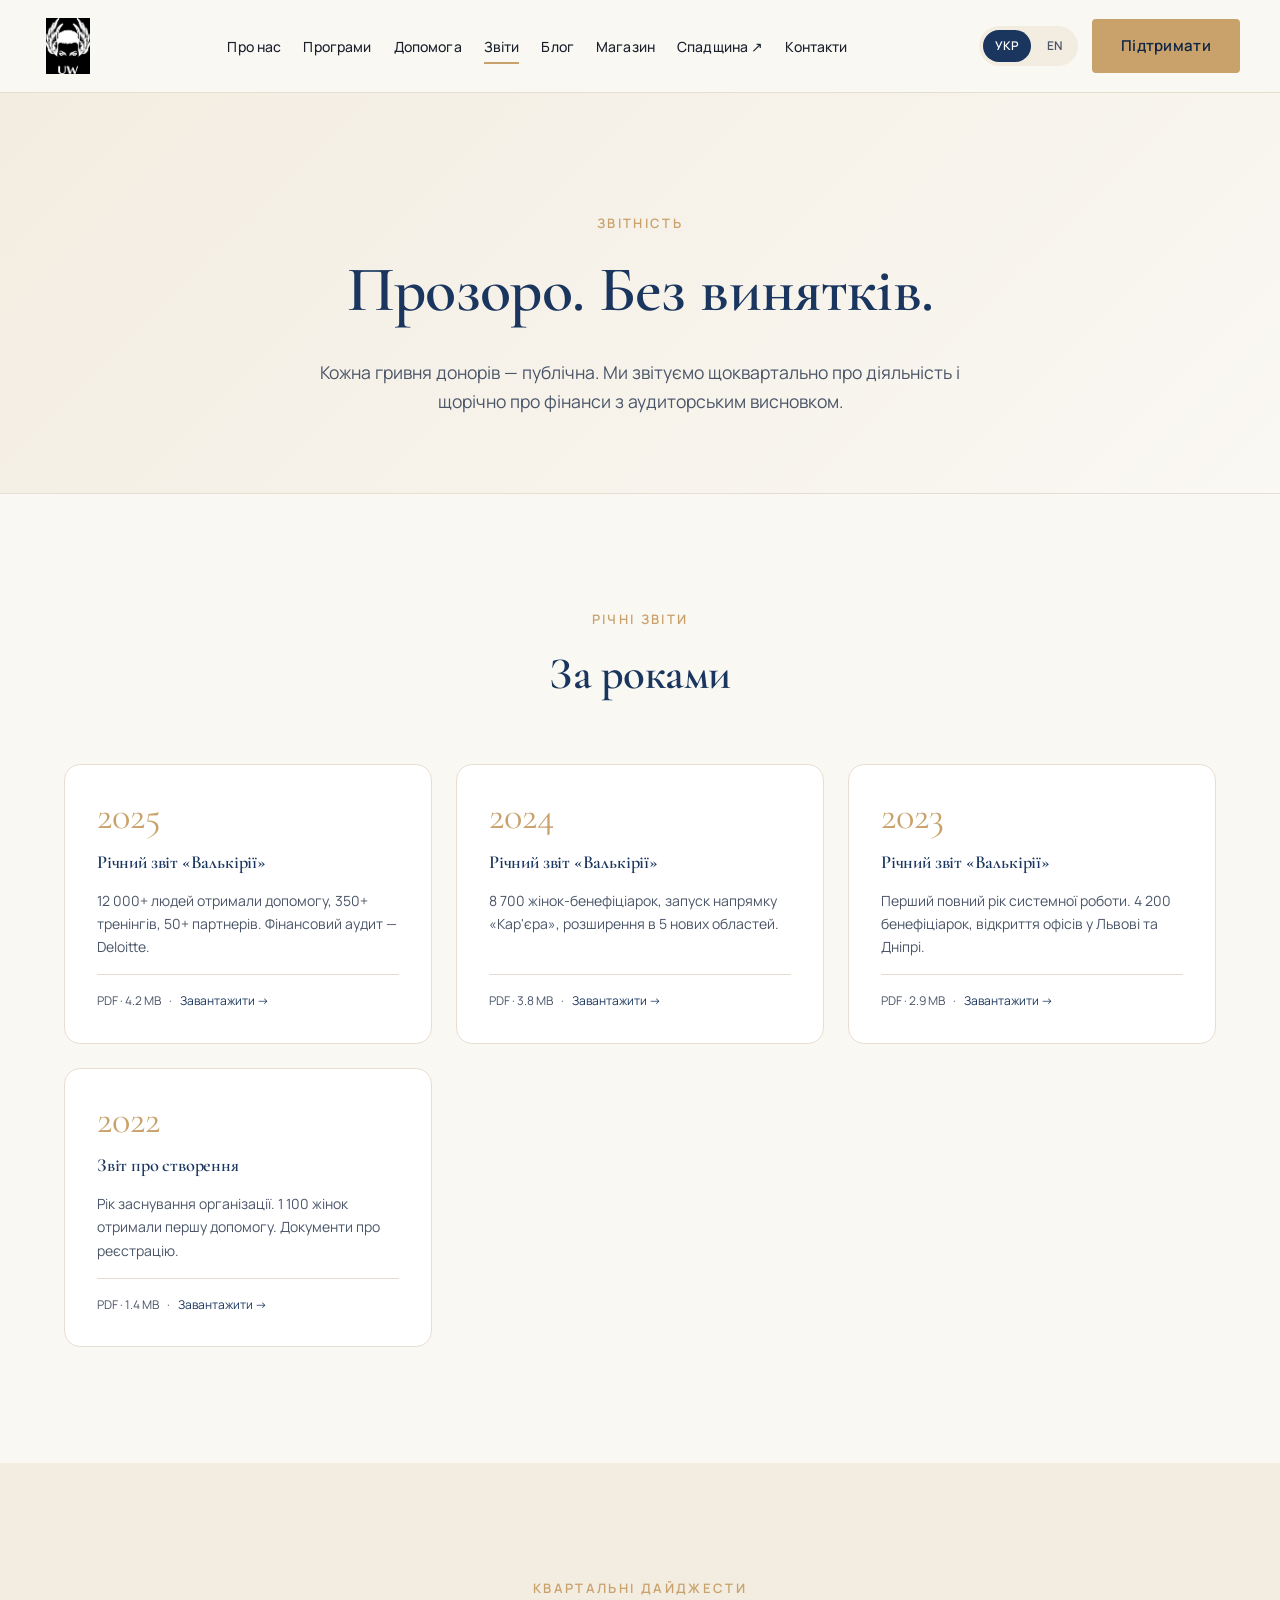
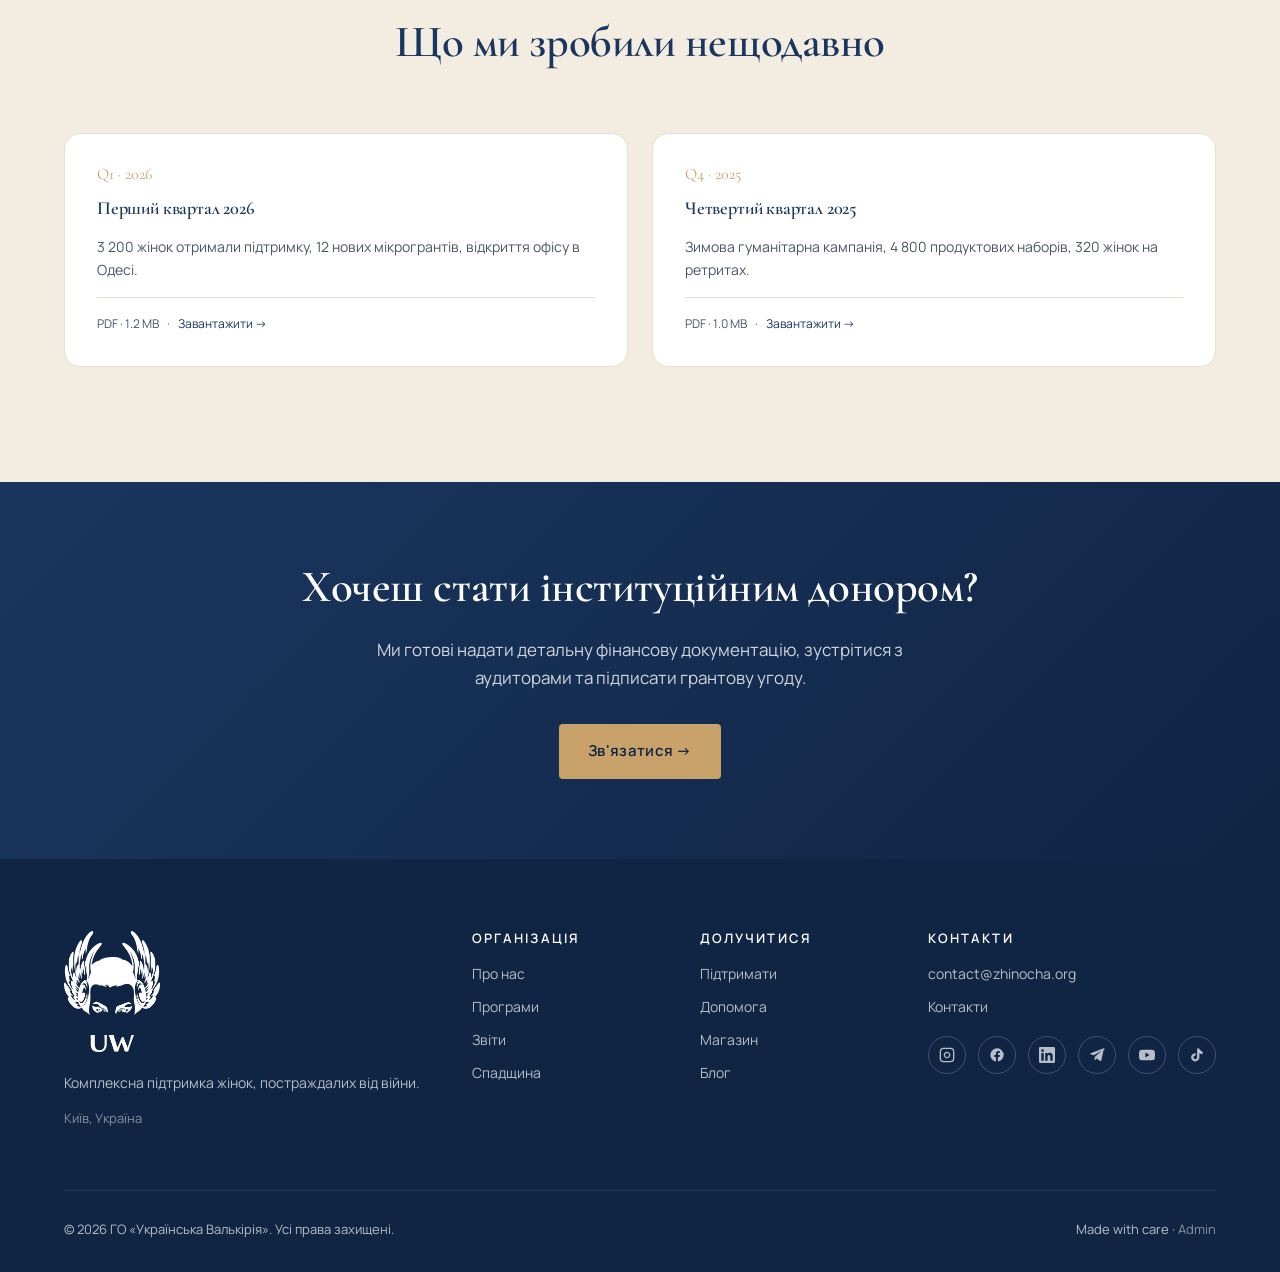
<file: reports.html>
<!DOCTYPE html>
<html lang="uk">
<head>
  <meta charset="UTF-8">
  <meta name="viewport" content="width=device-width, initial-scale=1.0">
  <title>Звіти — Українська Валькірія</title>
  <meta name="description" content="Річні та квартальні звіти ГО «Українська Валькірія». Прозоро про кожну гривню.">
  <link rel="icon" type="image/png" href="public/images/logo.png">
  <link href="https://fonts.googleapis.com/css2?family=Cormorant+Garamond:ital,wght@0,400;0,500;0,600;0,700;1,500&family=Manrope:wght@400;500;600;700&display=swap" rel="stylesheet">
  <link rel="stylesheet" href="assets/css/styles.css?v=3">
</head>
<body>
  <div id="site-header"></div>

  <section class="page-hero">
    <div class="container">
      <span class="eyebrow">Звітність</span>
      <h1>Прозоро. Без винятків.</h1>
      <p>Кожна гривня донорів — публічна. Ми звітуємо щоквартально про діяльність і щорічно про фінанси з аудиторським висновком.</p>
    </div>
  </section>

  <section class="section">
    <div class="container">
      <div class="sec-head">
        <span class="eyebrow">Річні звіти</span>
        <h2>За роками</h2>
      </div>
      <div class="reports-grid">
        <div class="report-card">
          <span class="report-year">2025</span>
          <h3>Річний звіт «Валькірії»</h3>
          <p>12 000+ людей отримали допомогу, 350+ тренінгів, 50+ партнерів. Фінансовий аудит — Deloitte.</p>
          <div class="report-meta">
            <span>PDF · 4.2 MB</span>
            <span>·</span>
            <a href="#">Завантажити →</a>
          </div>
        </div>
        <div class="report-card">
          <span class="report-year">2024</span>
          <h3>Річний звіт «Валькірії»</h3>
          <p>8 700 жінок-бенефіціарок, запуск напрямку «Кар'єра», розширення в 5 нових областей.</p>
          <div class="report-meta">
            <span>PDF · 3.8 MB</span>
            <span>·</span>
            <a href="#">Завантажити →</a>
          </div>
        </div>
        <div class="report-card">
          <span class="report-year">2023</span>
          <h3>Річний звіт «Валькірії»</h3>
          <p>Перший повний рік системної роботи. 4 200 бенефіціарок, відкриття офісів у Львові та Дніпрі.</p>
          <div class="report-meta">
            <span>PDF · 2.9 MB</span>
            <span>·</span>
            <a href="#">Завантажити →</a>
          </div>
        </div>
        <div class="report-card">
          <span class="report-year">2022</span>
          <h3>Звіт про створення</h3>
          <p>Рік заснування організації. 1 100 жінок отримали першу допомогу. Документи про реєстрацію.</p>
          <div class="report-meta">
            <span>PDF · 1.4 MB</span>
            <span>·</span>
            <a href="#">Завантажити →</a>
          </div>
        </div>
      </div>
    </div>
  </section>

  <section class="section bg-cream">
    <div class="container">
      <div class="sec-head">
        <span class="eyebrow">Квартальні дайджести</span>
        <h2>Що ми зробили нещодавно</h2>
      </div>
      <div class="reports-grid">
        <div class="report-card">
          <span class="report-year" style="font-size: 1rem;">Q1 · 2026</span>
          <h3>Перший квартал 2026</h3>
          <p>3 200 жінок отримали підтримку, 12 нових мікрогрантів, відкриття офісу в Одесі.</p>
          <div class="report-meta"><span>PDF · 1.2 MB</span><span>·</span><a href="#">Завантажити →</a></div>
        </div>
        <div class="report-card">
          <span class="report-year" style="font-size: 1rem;">Q4 · 2025</span>
          <h3>Четвертий квартал 2025</h3>
          <p>Зимова гуманітарна кампанія, 4 800 продуктових наборів, 320 жінок на ретритах.</p>
          <div class="report-meta"><span>PDF · 1.0 MB</span><span>·</span><a href="#">Завантажити →</a></div>
        </div>
      </div>
    </div>
  </section>

  <section class="cta-band">
    <div class="container">
      <h2>Хочеш стати інституційним донором?</h2>
      <p>Ми готові надати детальну фінансову документацію, зустрітися з аудиторами та підписати грантову угоду.</p>
      <a href="contact.html" class="btn btn-gold">Зв'язатися →</a>
    </div>
  </section>

  <div id="site-footer"></div>
  <script src="assets/js/main.js"></script>
</body>
</html>
</file>
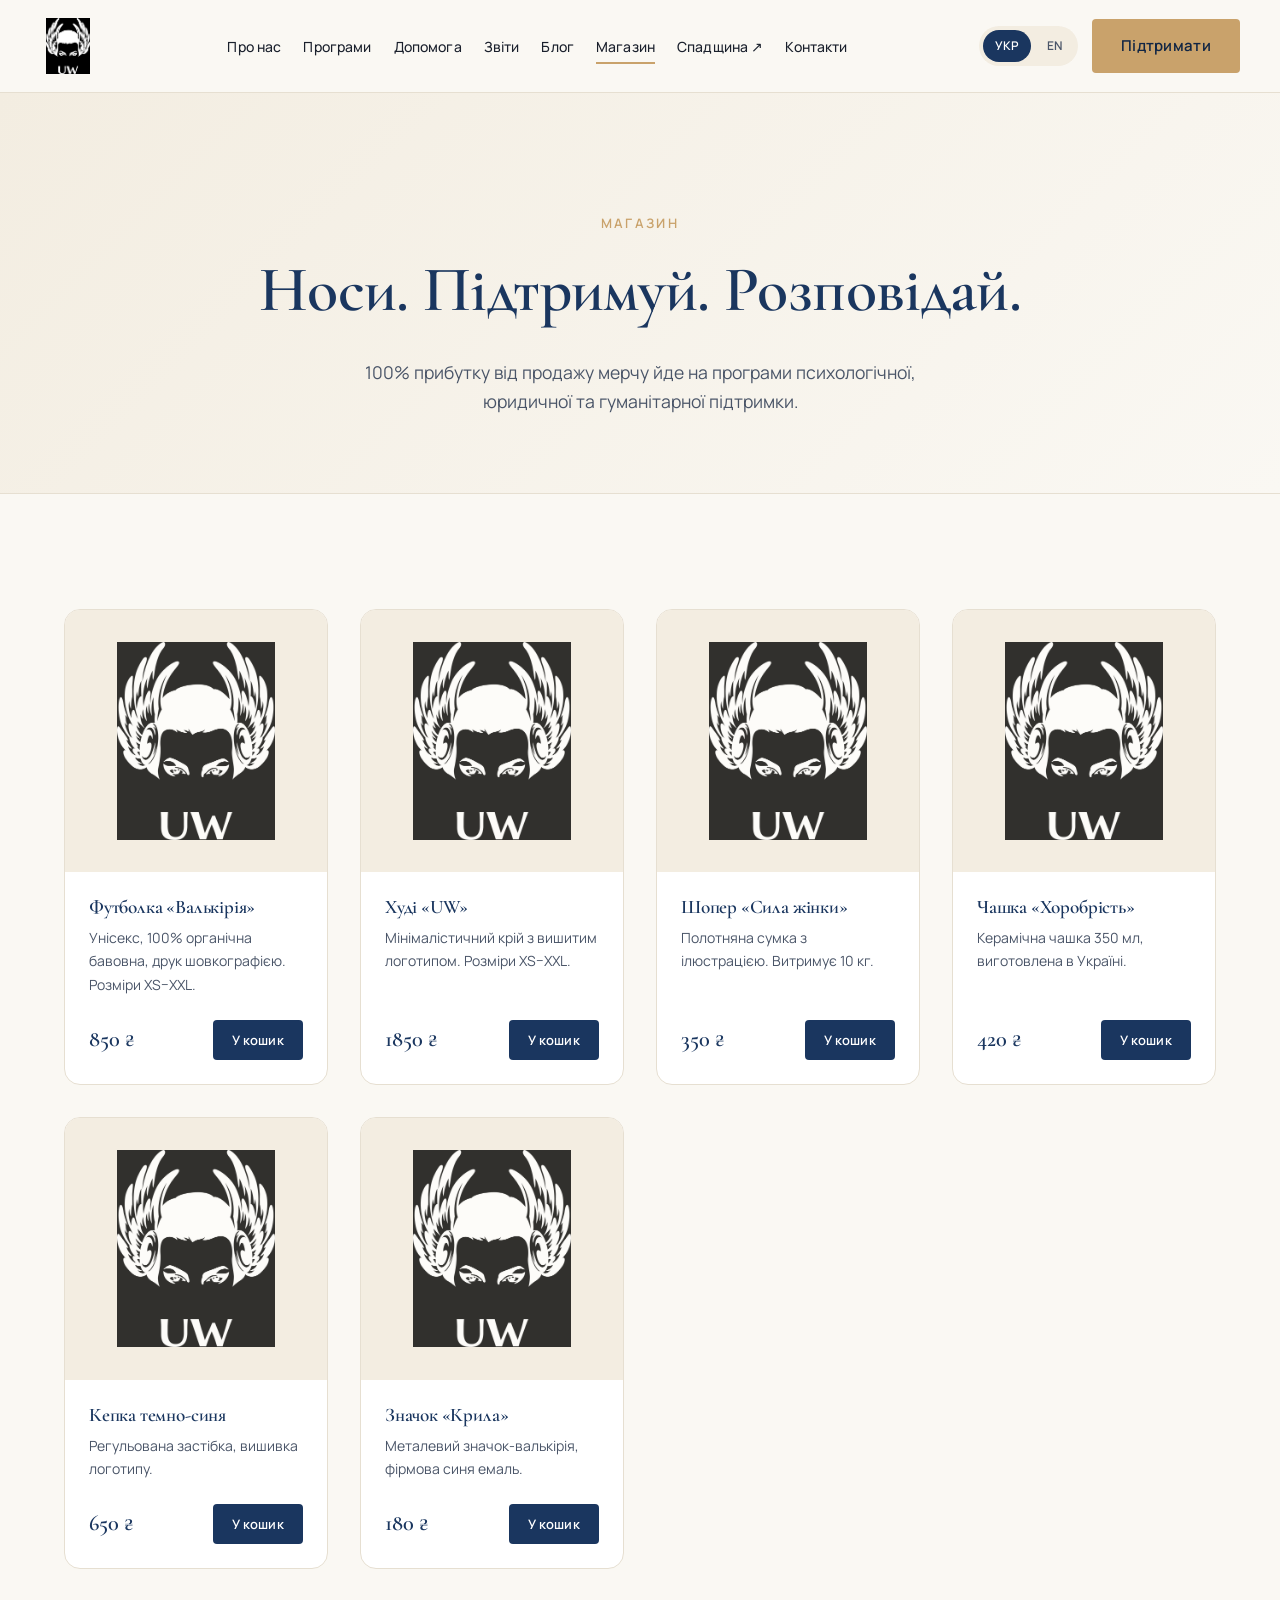
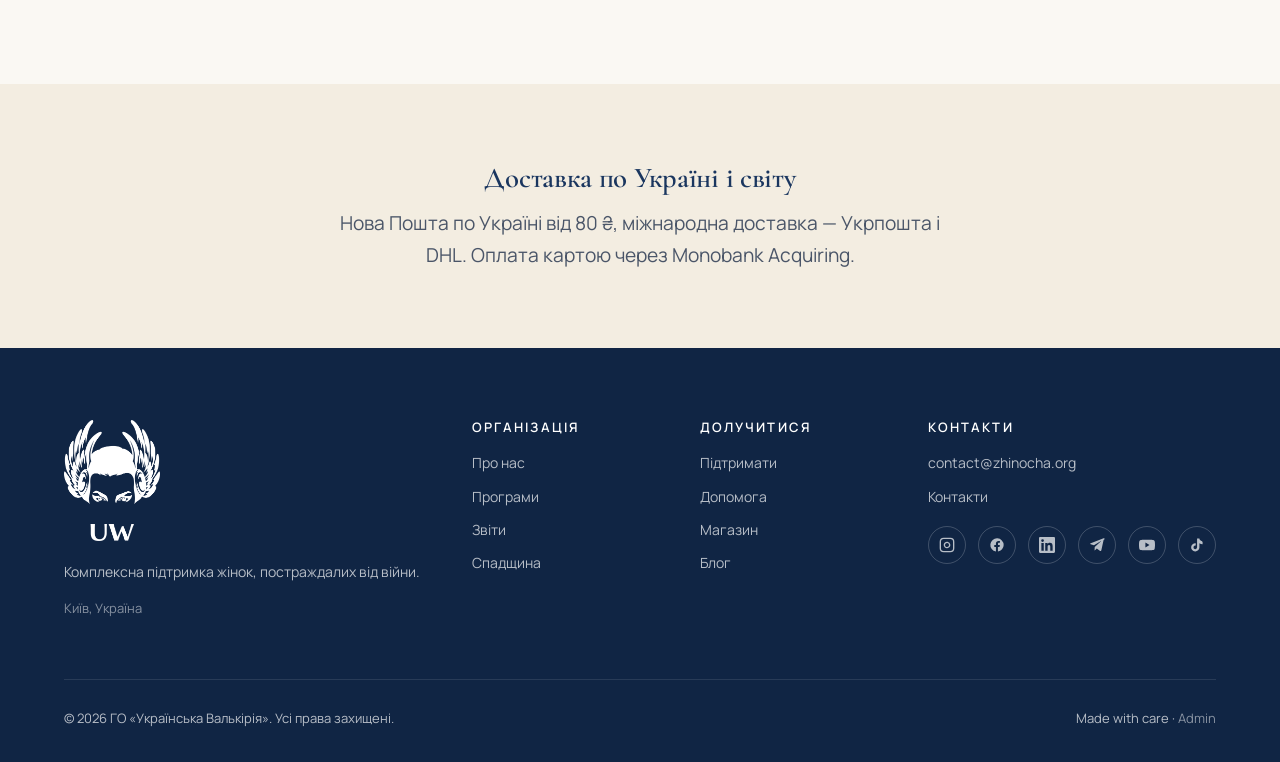
<file: shop.html>
<!DOCTYPE html>
<html lang="uk">
<head>
  <meta charset="UTF-8">
  <meta name="viewport" content="width=device-width, initial-scale=1.0">
  <title>Магазин — Українська Валькірія</title>
  <meta name="description" content="Брендований мерч організації. 100% прибутку — на програми підтримки жінок.">
  <link rel="icon" type="image/png" href="public/images/logo.png">
  <link href="https://fonts.googleapis.com/css2?family=Cormorant+Garamond:ital,wght@0,400;0,500;0,600;0,700;1,500&family=Manrope:wght@400;500;600;700&display=swap" rel="stylesheet">
  <link rel="stylesheet" href="assets/css/styles.css?v=3">
</head>
<body>
  <div id="site-header"></div>

  <section class="page-hero">
    <div class="container">
      <span class="eyebrow">Магазин</span>
      <h1>Носи. Підтримуй. Розповідай.</h1>
      <p>100% прибутку від продажу мерчу йде на програми психологічної, юридичної та гуманітарної підтримки.</p>
    </div>
  </section>

  <section class="section">
    <div class="container">
      <div class="shop-grid" id="shopGrid"></div>
    </div>
  </section>

  <section class="section bg-cream section-tight">
    <div class="container text-center">
      <h2 style="font-size: 1.8rem;">Доставка по Україні і світу</h2>
      <p class="lead" style="margin: 0 auto;">Нова Пошта по Україні від 80 ₴, міжнародна доставка — Укрпошта і DHL. Оплата картою через Monobank Acquiring.</p>
    </div>
  </section>

  <!-- Cart drawer -->
  <div id="cartBanner" class="cart-banner">
    <span>🛒 У кошику: <strong data-count>0</strong></span>
    <a href="cart.html" class="btn btn-gold" style="padding: 6px 16px; font-size: 13px;">Перейти →</a>
  </div>

  <div id="site-footer"></div>
  <script src="assets/js/main.js"></script>
  <script>
    const productsFallback = [
      { slug: 'tshirt-valkyrie', name: 'Футболка «Валькірія»', desc: 'Унісекс, 100% органічна бавовна, друк шовкографією. Розміри XS–XXL.', price: 850, img: 'public/images/logo.png' },
      { slug: 'hoodie-uw', name: 'Худі «UW»', desc: 'Мінімалістичний крій з вишитим логотипом. Розміри XS–XXL.', price: 1850, img: 'public/images/logo.png' },
      { slug: 'tote-strong', name: 'Шопер «Сила жінки»', desc: 'Полотняна сумка з ілюстрацією. Витримує 10 кг.', price: 350, img: 'public/images/logo.png' },
      { slug: 'mug-courage', name: 'Чашка «Хоробрість»', desc: 'Керамічна чашка 350 мл, виготовлена в Україні.', price: 420, img: 'public/images/logo.png' },
      { slug: 'cap-navy', name: 'Кепка темно-синя', desc: 'Регульована застібка, вишивка логотипу.', price: 650, img: 'public/images/logo.png' },
      { slug: 'pin-wings', name: 'Значок «Крила»', desc: 'Металевий значок-валькірія, фірмова синя емаль.', price: 180, img: 'public/images/logo.png' }
    ];

    fetch('content/products/index.json')
      .then(r => r.ok ? r.json() : productsFallback)
      .catch(() => productsFallback)
      .then(products => {
        const grid = document.getElementById('shopGrid');
        grid.innerHTML = products.map(p => `
          <div class="product">
            <div class="product-img"><img src="${p.img}" alt="${p.name}"></div>
            <div class="product-body">
              <h3 class="product-name">${p.name}</h3>
              <p class="product-desc">${p.desc}</p>
              <div class="product-foot">
                <span class="product-price">${p.price} ₴</span>
                <button class="btn btn-primary" onclick="addToCart('${p.slug}', '${p.name.replace(/'/g, "\\'")}', ${p.price})">У кошик</button>
              </div>
            </div>
          </div>
        `).join('');
      });

    function addToCart(slug, name, price) {
      const cart = JSON.parse(localStorage.getItem('uv_cart') || '[]');
      const existing = cart.find(i => i.slug === slug);
      if (existing) existing.qty += 1;
      else cart.push({ slug, name, price, qty: 1 });
      localStorage.setItem('uv_cart', JSON.stringify(cart));
      window.uv_updateCart && window.uv_updateCart();
    }
  </script>
</body>
</html>
</file>
<file: assets/css/styles.css>
/* ==========================================
   Українська Валькірія — brand styles
   ========================================== */

:root {
  --uv-navy: #1a365f;
  --uv-navy-dark: #102544;
  --uv-navy-light: #2c4f80;
  --uv-gold: #c9a26b;
  --uv-gold-soft: #e8d3b0;
  --uv-cream: #faf8f3;
  --uv-cream-warm: #f3ede1;
  --uv-ink: #1a202c;
  --uv-ink-soft: #4a5568;
  --uv-line: #e6dfd1;
  --uv-white: #ffffff;
  --uv-rose: #c97b8b;
  --uv-rose-soft: #f3dfe2;

  --font-display: 'Cormorant Garamond', 'Playfair Display', Georgia, serif;
  --font-body: 'Manrope', 'Inter', -apple-system, sans-serif;

  --container: 1200px;
  --radius: 4px;
  --radius-lg: 16px;
  --shadow-soft: 0 10px 40px -15px rgba(26, 54, 95, 0.18);
  --shadow-lift: 0 20px 60px -20px rgba(26, 54, 95, 0.28);
}

* { box-sizing: border-box; }

html { scroll-behavior: smooth; }

body {
  margin: 0;
  font-family: var(--font-body);
  font-size: 17px;
  line-height: 1.65;
  color: var(--uv-ink);
  background: var(--uv-cream);
  -webkit-font-smoothing: antialiased;
  text-rendering: optimizeLegibility;
}

img { max-width: 100%; display: block; }

a { color: var(--uv-navy); text-decoration: none; transition: color .2s ease; }
a:hover { color: var(--uv-gold); }

h1, h2, h3, h4 {
  font-family: var(--font-display);
  font-weight: 600;
  color: var(--uv-navy);
  line-height: 1.15;
  letter-spacing: -0.01em;
  margin: 0 0 0.5em;
}
h1 { font-size: clamp(2.4rem, 5vw, 4.2rem); }
h2 { font-size: clamp(1.9rem, 3.5vw, 2.8rem); }
h3 { font-size: clamp(1.3rem, 2vw, 1.55rem); }
h4 { font-size: 1.1rem; font-family: var(--font-body); font-weight: 600; letter-spacing: 0.02em; text-transform: uppercase; color: var(--uv-ink-soft); }

p { margin: 0 0 1em; }

.container { width: 100%; max-width: var(--container); margin: 0 auto; padding: 0 24px; }
.container-wide { max-width: 1400px; }

.section { padding: clamp(64px, 9vw, 120px) 0; }
.section-tight { padding: clamp(40px, 6vw, 80px) 0; }

.eyebrow {
  font-size: 13px;
  font-weight: 600;
  letter-spacing: 0.18em;
  text-transform: uppercase;
  color: var(--uv-gold);
  margin-bottom: 18px;
  display: inline-block;
}

.lead { font-size: 1.2rem; color: var(--uv-ink-soft); max-width: 640px; }

/* ==========================================
   Buttons
   ========================================== */
.btn {
  display: inline-flex;
  align-items: center;
  gap: 10px;
  padding: 14px 28px;
  font-family: var(--font-body);
  font-size: 15px;
  font-weight: 600;
  letter-spacing: 0.02em;
  border: 1.5px solid transparent;
  border-radius: var(--radius);
  cursor: pointer;
  transition: all .25s ease;
  text-decoration: none;
}
.btn-primary { background: var(--uv-navy); color: var(--uv-white); }
.btn-primary:hover { background: var(--uv-navy-dark); color: var(--uv-white); transform: translateY(-1px); box-shadow: var(--shadow-soft); }
.btn-gold { background: var(--uv-gold); color: var(--uv-navy-dark); }
.btn-gold:hover { background: #b58c52; color: var(--uv-white); }
.btn-outline { background: transparent; border-color: var(--uv-navy); color: var(--uv-navy); }
.btn-outline:hover { background: var(--uv-navy); color: var(--uv-white); }
.btn-ghost { background: rgba(255,255,255,0.1); border-color: rgba(255,255,255,0.4); color: var(--uv-white); }
.btn-ghost:hover { background: rgba(255,255,255,0.2); color: var(--uv-white); }

/* ==========================================
   Header
   ========================================== */
.site-header {
  position: sticky;
  top: 0;
  z-index: 50;
  background: rgba(250, 248, 243, 0.92);
  backdrop-filter: saturate(180%) blur(12px);
  -webkit-backdrop-filter: saturate(180%) blur(12px);
  border-bottom: 1px solid var(--uv-line);
}
.nav {
  display: flex;
  align-items: center;
  justify-content: space-between;
  gap: 32px;
  padding: 18px 0;
}
.nav-brand {
  display: flex;
  align-items: center;
  gap: 12px;
  font-family: var(--font-display);
  font-weight: 600;
  font-size: 18px;
  color: var(--uv-navy);
  letter-spacing: 0.02em;
}
.nav-brand img { width: 56px; height: 56px; object-fit: contain; flex-shrink: 0; }
.nav-brand-text { display: flex; flex-direction: column; line-height: 1.05; white-space: nowrap; }
@media (max-width: 1280px) { .nav-brand-text { display: none; } }
.nav-brand-text small { font-family: var(--font-body); font-size: 10px; font-weight: 500; letter-spacing: 0.18em; text-transform: uppercase; color: var(--uv-gold); }

.nav-menu { display: flex; align-items: center; gap: 22px; list-style: none; margin: 0; padding: 0; flex-wrap: nowrap; }
.nav-menu li { white-space: nowrap; }
.nav-menu a {
  font-size: 14px;
  font-weight: 500;
  color: var(--uv-ink);
  letter-spacing: 0.01em;
  position: relative;
  padding: 6px 0;
}
.nav-menu a:hover { color: var(--uv-navy); }
.nav-menu a.active::after {
  content: '';
  position: absolute;
  bottom: -2px;
  left: 0;
  right: 0;
  height: 1.5px;
  background: var(--uv-gold);
}

.nav-actions { display: flex; align-items: center; gap: 14px; }
.lang-switch { display: flex; gap: 4px; padding: 4px; background: var(--uv-cream-warm); border-radius: 999px; }
.lang-switch a { font-size: 12px; font-weight: 600; padding: 6px 12px; border-radius: 999px; color: var(--uv-ink-soft); }
.lang-switch a.active { background: var(--uv-navy); color: var(--uv-white); }

.nav-toggle { display: none; background: none; border: 0; cursor: pointer; padding: 8px; }
.nav-toggle span { display: block; width: 24px; height: 2px; background: var(--uv-navy); margin: 5px 0; transition: all .25s ease; }

@media (max-width: 980px) {
  .nav-menu, .nav-actions .lang-switch { display: none; }
  .nav-toggle { display: block; }
  .nav-actions .btn { display: none; }
  .nav-menu.is-open {
    display: flex;
    position: absolute;
    top: 100%;
    left: 0;
    right: 0;
    flex-direction: column;
    background: var(--uv-cream);
    padding: 24px;
    gap: 18px;
    border-bottom: 1px solid var(--uv-line);
  }
}

/* ==========================================
   Hero
   ========================================== */
.hero {
  position: relative;
  padding: clamp(80px, 10vw, 140px) 0 clamp(80px, 10vw, 140px);
  background:
    radial-gradient(ellipse at top right, rgba(201, 162, 107, 0.12), transparent 60%),
    radial-gradient(ellipse at bottom left, rgba(26, 54, 95, 0.08), transparent 50%),
    var(--uv-cream);
  overflow: hidden;
}
.hero::before {
  content: '';
  position: absolute;
  top: -160px;
  right: -120px;
  width: 720px;
  height: 720px;
  background: url('../../public/images/logo.png') center/contain no-repeat;
  opacity: 0.06;
  pointer-events: none;
}
.hero-grid { display: grid; grid-template-columns: 1.2fr 1fr; gap: 64px; align-items: center; position: relative; z-index: 1; }
.hero-content h1 strong { color: var(--uv-gold); font-style: italic; font-weight: 500; }
.hero-actions { display: flex; gap: 14px; margin-top: 32px; flex-wrap: wrap; }
.hero-stats { display: grid; grid-template-columns: repeat(3, 1fr); gap: 32px; margin-top: 56px; padding-top: 32px; border-top: 1px solid var(--uv-line); }
.hero-stat .num { font-family: var(--font-display); font-size: 2.4rem; color: var(--uv-navy); display: block; line-height: 1; }
.hero-stat .label { font-size: 13px; color: var(--uv-ink-soft); margin-top: 6px; display: block; }

.hero-visual { position: relative; aspect-ratio: 4/5; }
.hero-visual .frame {
  position: absolute; inset: 0;
  background: linear-gradient(135deg, var(--uv-navy), var(--uv-navy-light));
  border-radius: var(--radius-lg);
  overflow: hidden;
  box-shadow: var(--shadow-lift);
  display: flex; align-items: center; justify-content: center;
}
.hero-visual .frame img { width: 92%; height: auto; opacity: 1; }
.hero-visual .badge {
  position: absolute;
  bottom: -28px; left: -28px;
  background: var(--uv-gold);
  color: var(--uv-navy-dark);
  padding: 18px 22px;
  border-radius: var(--radius-lg);
  box-shadow: var(--shadow-soft);
  font-size: 13px;
  max-width: 220px;
  font-weight: 500;
  line-height: 1.4;
}
.hero-visual .badge strong { display: block; font-family: var(--font-display); font-size: 22px; margin-bottom: 4px; }

@media (max-width: 900px) {
  .hero-grid { grid-template-columns: 1fr; gap: 48px; }
  .hero-visual { max-width: 420px; margin: 0 auto; }
  .hero-stats { grid-template-columns: repeat(3, 1fr); gap: 16px; }
}

/* ==========================================
   Programs / cards
   ========================================== */
.cards {
  display: flex;
  flex-wrap: wrap;
  justify-content: center;
  gap: 20px;
  max-width: 1080px;
  margin: 0 auto;
}
.card {
  flex: 0 0 320px;
  width: 320px;
  max-width: 100%;
  background: var(--uv-white);
  border: 1px solid var(--uv-line);
  border-radius: var(--radius-lg);
  padding: 28px 24px;
  transition: all .3s ease;
  box-sizing: border-box;
}
.card:hover { transform: translateY(-4px); box-shadow: var(--shadow-soft); border-color: var(--uv-gold-soft); }
.card-icon {
  width: 48px; height: 48px;
  background: var(--uv-cream-warm);
  border-radius: 10px;
  display: flex; align-items: center; justify-content: center;
  color: var(--uv-navy);
  margin-bottom: 18px;
  font-size: 22px;
}
.card h3 { margin-bottom: 12px; }
.card p { color: var(--uv-ink-soft); font-size: 15px; margin: 0; }

/* ==========================================
   Section header
   ========================================== */
.sec-head { text-align: center; max-width: 720px; margin: 0 auto 64px; }
.sec-head .eyebrow { display: block; }

/* ==========================================
   Values
   ========================================== */
.values-grid {
  display: grid;
  grid-template-columns: repeat(3, 1fr);
  gap: 32px 24px;
  max-width: 980px;
  margin: 0 auto;
}
@media (max-width: 800px) { .values-grid { grid-template-columns: repeat(2, 1fr); } }
@media (max-width: 480px) { .values-grid { grid-template-columns: 1fr; } }
.value-item {
  text-align: center;
  padding: 32px 24px;
  background: var(--uv-white);
  border: 1px solid var(--uv-line);
  border-radius: var(--radius-lg);
  transition: all .25s ease;
}
.value-item:hover { border-color: var(--uv-gold-soft); box-shadow: var(--shadow-soft); transform: translateY(-2px); }
.value-num { font-family: var(--font-display); font-size: 38px; color: var(--uv-gold); display: block; line-height: 1; }
.value-item h4 { color: var(--uv-navy); font-size: 1.1rem; font-family: var(--font-display); text-transform: none; letter-spacing: 0; margin-top: 12px; margin-bottom: 6px; }
.value-item p { font-size: 14px; color: var(--uv-ink-soft); margin: 0; line-height: 1.5; }

/* ==========================================
   Press / partners
   ========================================== */
.press-band { background: var(--uv-navy); color: var(--uv-white); padding: 64px 0; }
.press-band h4 { color: rgba(255,255,255,0.6); text-align: center; margin-bottom: 40px; }
.press-logos { display: flex; flex-wrap: wrap; justify-content: center; align-items: center; gap: 36px 56px; }
.press-logos a { color: var(--uv-white); font-family: var(--font-display); font-size: 22px; font-weight: 600; opacity: 0.7; transition: opacity .2s ease; letter-spacing: 0.02em; }
.press-logos a:hover { opacity: 1; color: var(--uv-gold-soft); }

.partners-grid {
  display: grid;
  grid-template-columns: repeat(auto-fill, minmax(180px, 1fr));
  gap: 16px;
}
.partner {
  background: var(--uv-white);
  border: 1px solid var(--uv-line);
  border-radius: var(--radius);
  padding: 28px 16px;
  text-align: center;
  font-weight: 500;
  font-size: 14px;
  color: var(--uv-ink-soft);
  transition: all .25s ease;
  min-height: 100px;
  display: flex; align-items: center; justify-content: center;
}
.partner:hover { border-color: var(--uv-gold); color: var(--uv-navy); }
.partners-more { display: none; }
.partners-more.is-visible { display: contents; }
.partners-toggle { display: block; margin: 32px auto 0; }

/* ==========================================
   Testimonials
   ========================================== */
.testimonials { background: var(--uv-cream-warm); }
.t-grid { display: grid; grid-template-columns: repeat(auto-fit, minmax(300px, 1fr)); gap: 24px; }
.t-card {
  background: var(--uv-white);
  border-radius: var(--radius-lg);
  padding: 32px;
  box-shadow: var(--shadow-soft);
  position: relative;
}
.t-card::before {
  content: '“';
  font-family: var(--font-display);
  font-size: 80px;
  color: var(--uv-gold);
  position: absolute;
  top: -20px;
  left: 16px;
  line-height: 1;
}
.t-quote { font-family: var(--font-display); font-size: 1.15rem; color: var(--uv-ink); line-height: 1.45; font-style: italic; margin-bottom: 20px; }
.t-author { display: flex; align-items: center; gap: 14px; margin-top: 24px; }
.t-avatar { width: 44px; height: 44px; border-radius: 50%; background: var(--uv-cream-warm); display: flex; align-items: center; justify-content: center; font-weight: 600; color: var(--uv-navy); }
.t-author-meta strong { display: block; font-weight: 600; font-size: 15px; }
.t-author-meta span { font-size: 13px; color: var(--uv-ink-soft); }

/* ==========================================
   CTA band
   ========================================== */
.cta-band {
  background: linear-gradient(135deg, var(--uv-navy), var(--uv-navy-dark));
  color: var(--uv-white);
  padding: 80px 0;
  text-align: center;
}
.cta-band h2 { color: var(--uv-white); }
.cta-band p { color: rgba(255,255,255,0.8); max-width: 600px; margin: 0 auto 32px; }

/* ==========================================
   Footer
   ========================================== */
.site-footer {
  background: var(--uv-navy-dark);
  color: rgba(255,255,255,0.7);
  padding: 72px 0 32px;
  font-size: 14px;
}
.site-footer h4 { color: var(--uv-white); font-size: 13px; letter-spacing: 0.16em; }
.site-footer a { color: rgba(255,255,255,0.7); }
.site-footer a:hover { color: var(--uv-gold); }
.footer-grid { display: grid; grid-template-columns: 2fr 1fr 1fr 1fr; gap: 48px; padding-bottom: 48px; border-bottom: 1px solid rgba(255,255,255,0.1); }
.footer-brand img { width: 96px; margin-bottom: 20px; }
.footer-brand p { line-height: 1.6; }
.footer-col ul { list-style: none; padding: 0; margin: 16px 0 0; display: flex; flex-direction: column; gap: 10px; }
.footer-bottom { padding-top: 28px; display: flex; justify-content: space-between; align-items: center; flex-wrap: wrap; gap: 16px; font-size: 13px; }
.footer-social { display: flex; gap: 12px; }
.footer-social a {
  width: 38px; height: 38px;
  border: 1px solid rgba(255,255,255,0.2);
  border-radius: 50%;
  display: flex; align-items: center; justify-content: center;
  transition: all .25s ease;
}
.footer-social a:hover { background: var(--uv-gold); border-color: var(--uv-gold); color: var(--uv-navy-dark); }
@media (max-width: 800px) {
  .footer-grid { grid-template-columns: 1fr 1fr; gap: 32px; }
}

/* ==========================================
   Page hero (sub-pages)
   ========================================== */
.page-hero {
  background: linear-gradient(135deg, var(--uv-cream-warm), var(--uv-cream));
  padding: clamp(80px, 9vw, 140px) 0 clamp(48px, 6vw, 80px);
  text-align: center;
  border-bottom: 1px solid var(--uv-line);
}
.page-hero p { max-width: 640px; margin: 16px auto 0; color: var(--uv-ink-soft); font-size: 1.1rem; }

/* ==========================================
   Two-column content
   ========================================== */
.two-col { display: grid; grid-template-columns: 1fr 1fr; gap: 64px; align-items: center; }
.two-col img { border-radius: var(--radius-lg); box-shadow: var(--shadow-soft); }
@media (max-width: 800px) { .two-col { grid-template-columns: 1fr; gap: 32px; } }

/* ==========================================
   Team
   ========================================== */
.team-grid { display: grid; grid-template-columns: repeat(auto-fit, minmax(220px, 1fr)); gap: 32px; }
.team-member { text-align: center; }
.team-photo {
  width: 160px; height: 160px;
  border-radius: 50%;
  margin: 0 auto 20px;
  background: linear-gradient(135deg, var(--uv-cream-warm), var(--uv-gold-soft));
  display: flex; align-items: center; justify-content: center;
  font-family: var(--font-display);
  font-size: 48px;
  color: var(--uv-navy);
  border: 4px solid var(--uv-white);
  box-shadow: var(--shadow-soft);
}
.team-name { font-family: var(--font-display); font-size: 1.25rem; color: var(--uv-navy); margin: 0 0 4px; }
.team-role { font-size: 13px; letter-spacing: 0.1em; text-transform: uppercase; color: var(--uv-gold); }

/* ==========================================
   Reports
   ========================================== */
.reports-grid { display: grid; grid-template-columns: repeat(auto-fit, minmax(280px, 1fr)); gap: 24px; }
.report-card {
  background: var(--uv-white);
  border: 1px solid var(--uv-line);
  border-radius: var(--radius-lg);
  padding: 32px;
  display: flex;
  flex-direction: column;
  gap: 16px;
  transition: all .25s ease;
}
.report-card:hover { box-shadow: var(--shadow-soft); transform: translateY(-3px); }
.report-year { font-family: var(--font-display); font-size: 2.4rem; color: var(--uv-gold); line-height: 1; }
.report-card h3 { margin: 0; font-size: 1.15rem; }
.report-card p { font-size: 14px; color: var(--uv-ink-soft); margin: 0; }
.report-meta { display: flex; align-items: center; gap: 8px; font-size: 12px; color: var(--uv-ink-soft); margin-top: auto; padding-top: 16px; border-top: 1px solid var(--uv-line); }

/* ==========================================
   Blog
   ========================================== */
.blog-grid { display: grid; grid-template-columns: repeat(auto-fit, minmax(300px, 1fr)); gap: 32px; }
.post-card {
  background: var(--uv-white);
  border-radius: var(--radius-lg);
  overflow: hidden;
  border: 1px solid var(--uv-line);
  transition: all .25s ease;
  display: flex;
  flex-direction: column;
}
.post-card:hover { transform: translateY(-3px); box-shadow: var(--shadow-soft); }
.post-cover { aspect-ratio: 16/10; background: linear-gradient(135deg, var(--uv-navy), var(--uv-navy-light)); overflow: hidden; }
.post-cover img { width: 100%; height: 100%; object-fit: cover; display: block; }
.post-body { padding: 28px; flex: 1; display: flex; flex-direction: column; }
.post-meta { font-size: 12px; letter-spacing: 0.1em; text-transform: uppercase; color: var(--uv-gold); margin-bottom: 12px; }
.post-card h3 { font-size: 1.25rem; margin-bottom: 12px; }
.post-card p { color: var(--uv-ink-soft); font-size: 15px; flex: 1; }
.post-card .read-more { margin-top: 16px; font-weight: 600; font-size: 14px; color: var(--uv-navy); }

.post-article { max-width: 760px; margin: 0 auto; }
.post-article h1 { margin-bottom: 24px; }
.post-article p { font-size: 1.1rem; line-height: 1.75; color: #2d3748; }
.post-article h2, .post-article h3 { margin-top: 2em; }
.post-article img { margin: 32px 0; border-radius: var(--radius-lg); }

/* ==========================================
   Shop
   ========================================== */
.shop-grid { display: grid; grid-template-columns: repeat(auto-fill, minmax(260px, 1fr)); gap: 32px; }
.product {
  background: var(--uv-white);
  border-radius: var(--radius-lg);
  overflow: hidden;
  border: 1px solid var(--uv-line);
  transition: all .25s ease;
  display: flex; flex-direction: column;
}
.product:hover { transform: translateY(-3px); box-shadow: var(--shadow-soft); }
.product-img { aspect-ratio: 1/1; background: var(--uv-cream-warm); display: flex; align-items: center; justify-content: center; }
.product-img img { width: 60%; opacity: 0.8; }
.product-body { padding: 24px; display: flex; flex-direction: column; gap: 8px; flex: 1; }
.product-name { font-family: var(--font-display); font-size: 1.2rem; color: var(--uv-navy); margin: 0; }
.product-desc { font-size: 14px; color: var(--uv-ink-soft); margin: 0; flex: 1; }
.product-foot { display: flex; align-items: center; justify-content: space-between; margin-top: 16px; gap: 12px; }
.product-price { font-family: var(--font-display); font-size: 1.4rem; color: var(--uv-navy); font-weight: 600; }
.product-foot .btn { padding: 10px 18px; font-size: 13px; }

.cart-banner {
  position: fixed; bottom: 24px; right: 24px;
  background: var(--uv-navy); color: var(--uv-white);
  padding: 14px 22px; border-radius: 999px;
  box-shadow: var(--shadow-lift);
  display: none; align-items: center; gap: 12px;
  z-index: 60;
  font-size: 14px;
}
.cart-banner.is-visible { display: flex; }

/* ==========================================
   Donate
   ========================================== */
.donate-options { display: grid; grid-template-columns: repeat(auto-fit, minmax(240px, 1fr)); gap: 20px; }
.donate-option {
  background: var(--uv-white);
  border: 1px solid var(--uv-line);
  border-radius: var(--radius-lg);
  padding: 28px;
  display: flex;
  flex-direction: column;
  gap: 14px;
  transition: all .25s ease;
}
.donate-option:hover { border-color: var(--uv-gold); box-shadow: var(--shadow-soft); }
.donate-option .label { font-size: 12px; letter-spacing: 0.16em; text-transform: uppercase; color: var(--uv-gold); }
.donate-option h3 { margin: 0; font-family: var(--font-display); font-size: 1.4rem; }
.donate-option p { font-size: 14px; color: var(--uv-ink-soft); margin: 0; }
.donate-option .placeholder { background: var(--uv-cream-warm); padding: 12px 14px; border-radius: var(--radius); font-family: ui-monospace, monospace; font-size: 13px; color: var(--uv-ink-soft); word-break: break-all; }

/* ==========================================
   Forms
   ========================================== */
.form-row { display: flex; flex-direction: column; gap: 6px; margin-bottom: 18px; }
.form-row label { font-size: 13px; font-weight: 600; color: var(--uv-ink-soft); letter-spacing: 0.04em; }
.form-row input, .form-row textarea, .form-row select {
  width: 100%;
  padding: 12px 16px;
  border: 1px solid var(--uv-line);
  border-radius: var(--radius);
  font-family: inherit;
  font-size: 15px;
  background: var(--uv-white);
  transition: border-color .2s ease;
}
.form-row input:focus, .form-row textarea:focus { outline: none; border-color: var(--uv-navy); }

/* ==========================================
   Utility
   ========================================== */
.bg-cream { background: var(--uv-cream-warm); }
.bg-navy { background: var(--uv-navy); color: var(--uv-white); }
.bg-navy h2, .bg-navy h3 { color: var(--uv-white); }
.text-center { text-align: center; }
.mt-32 { margin-top: 32px; }
.mt-48 { margin-top: 48px; }
</file>
